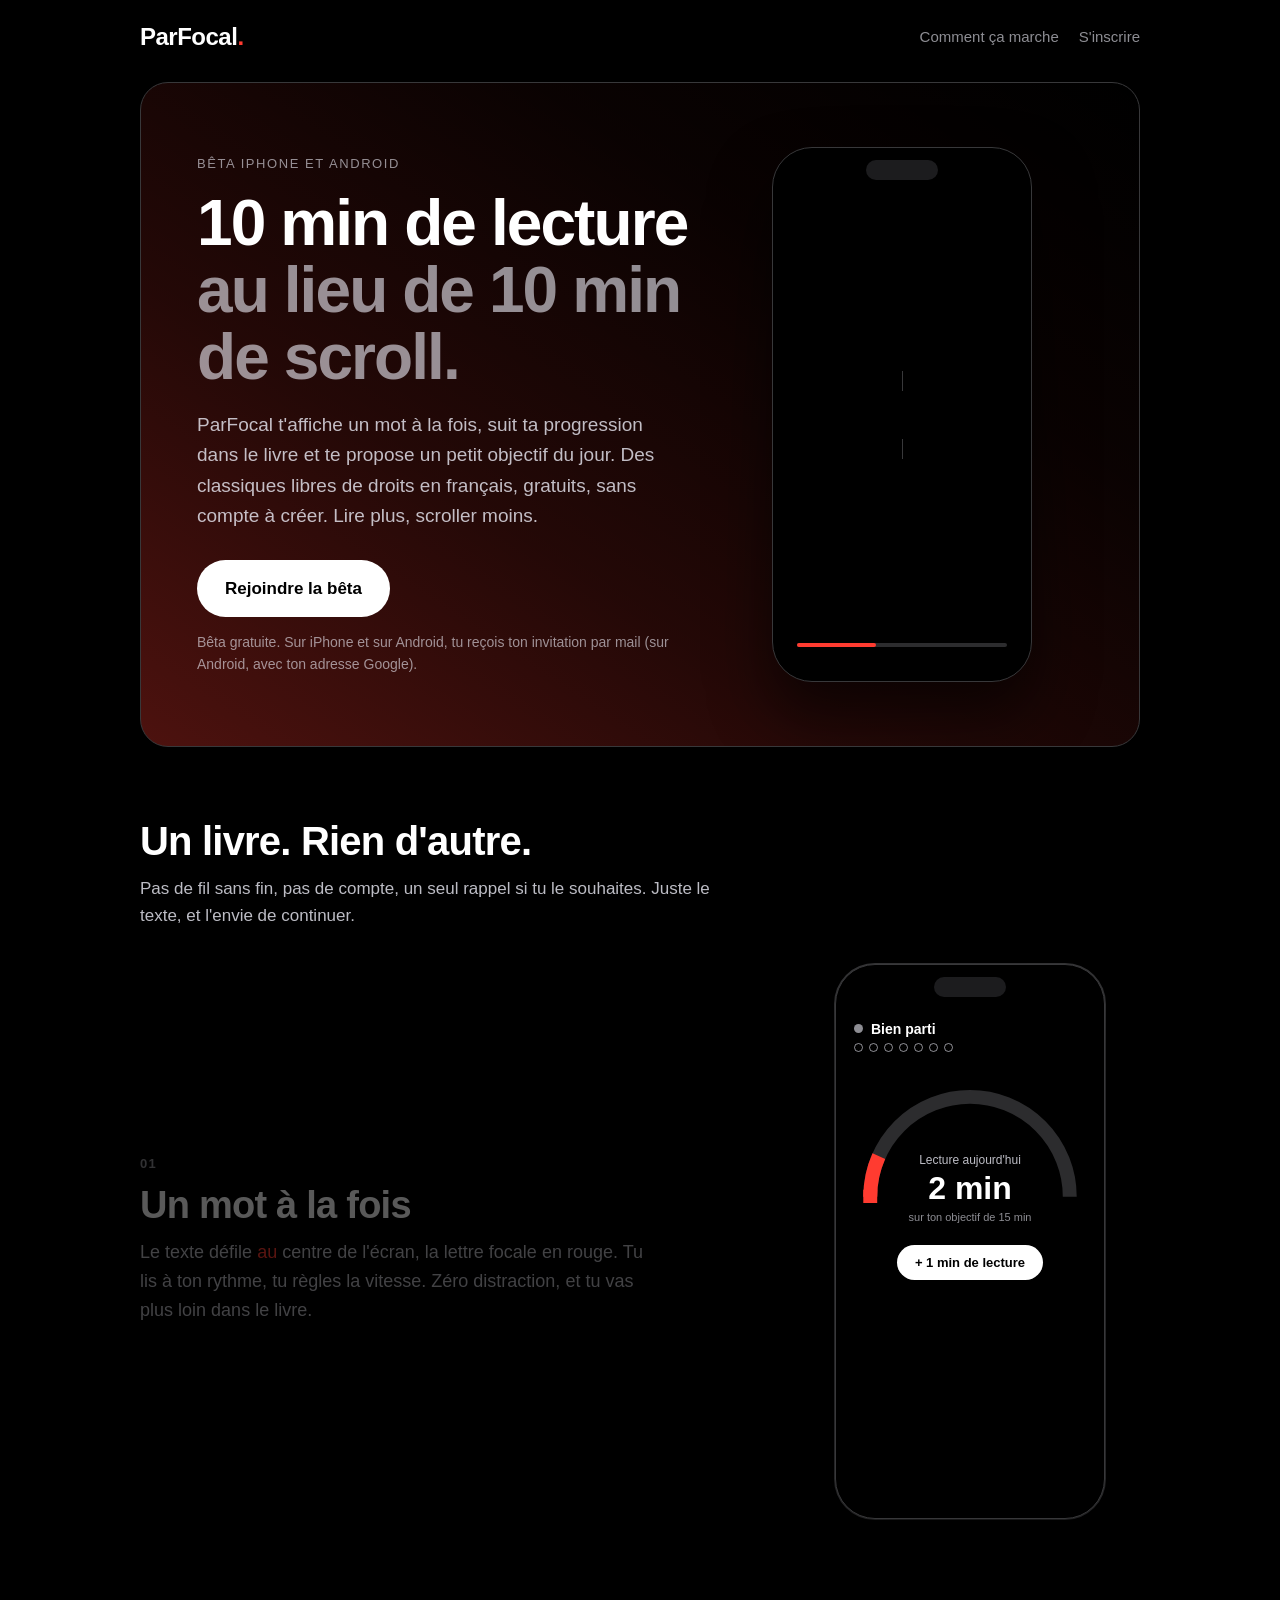
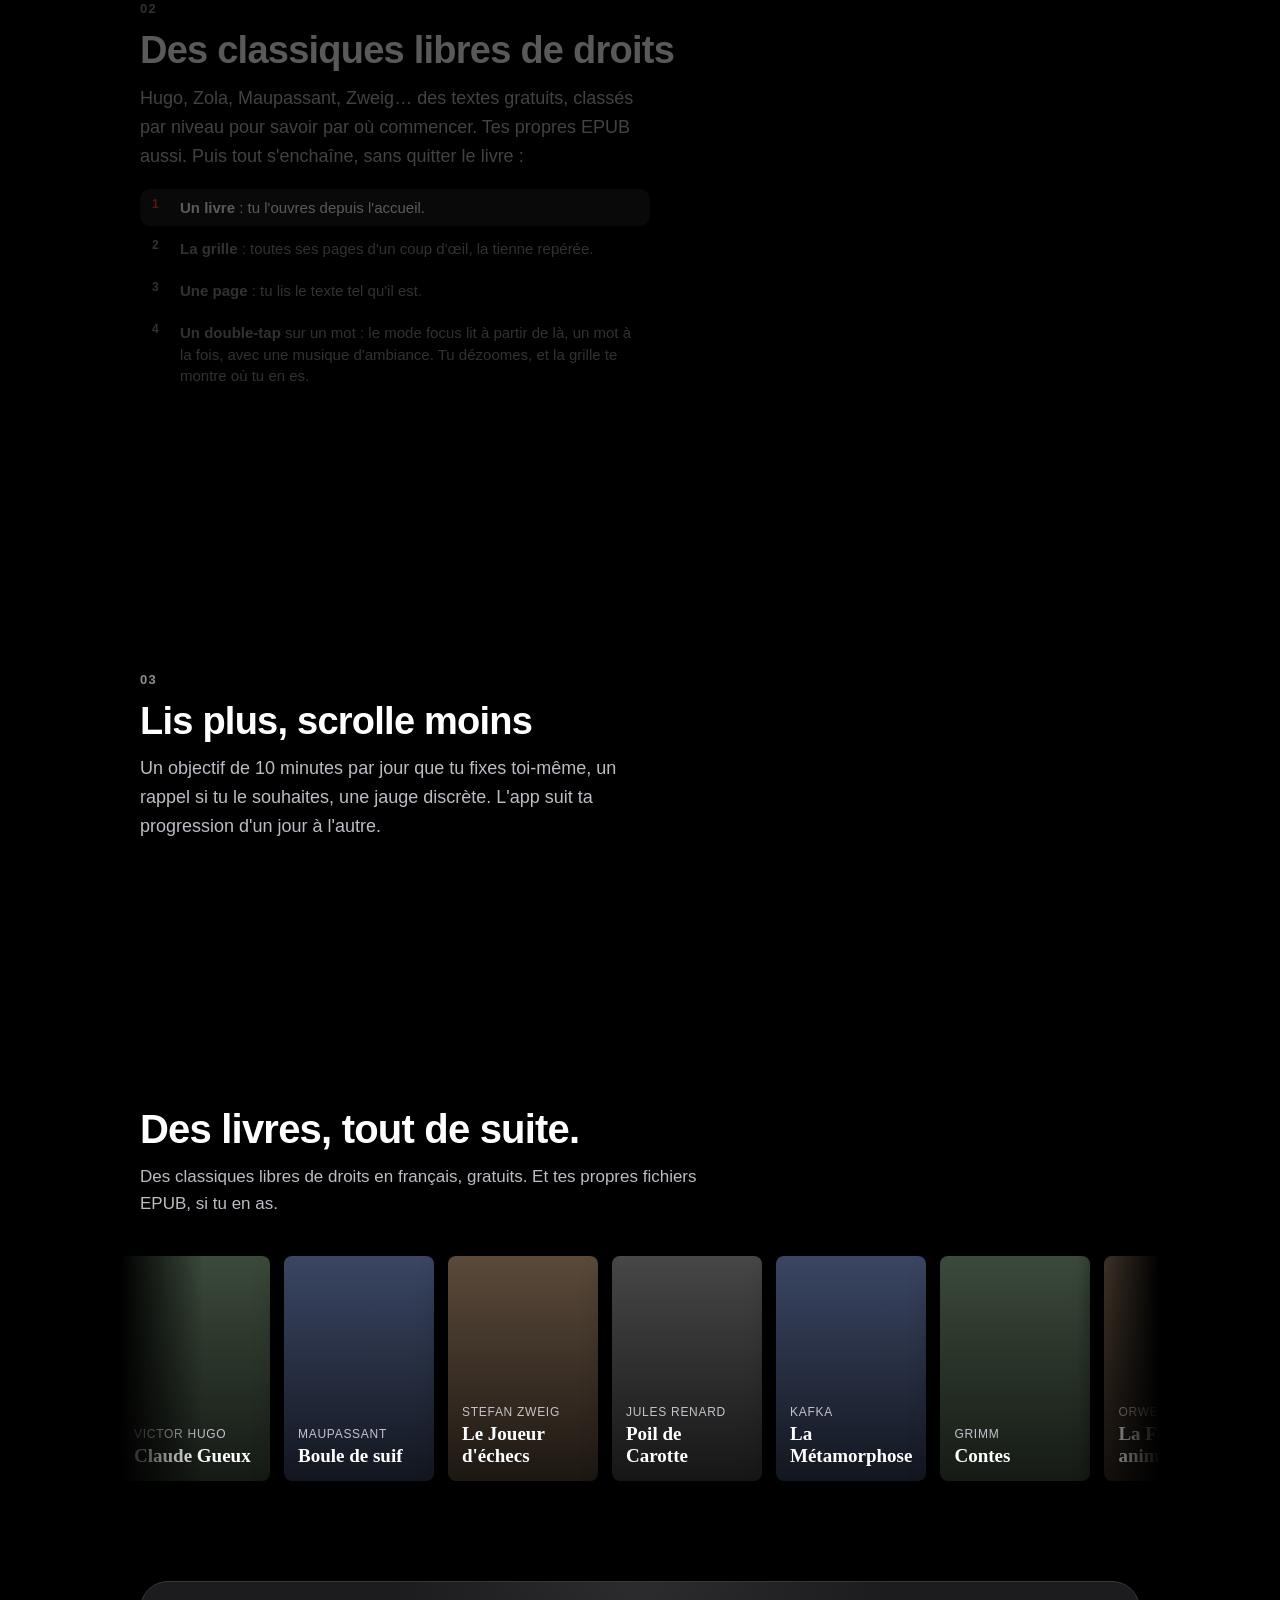
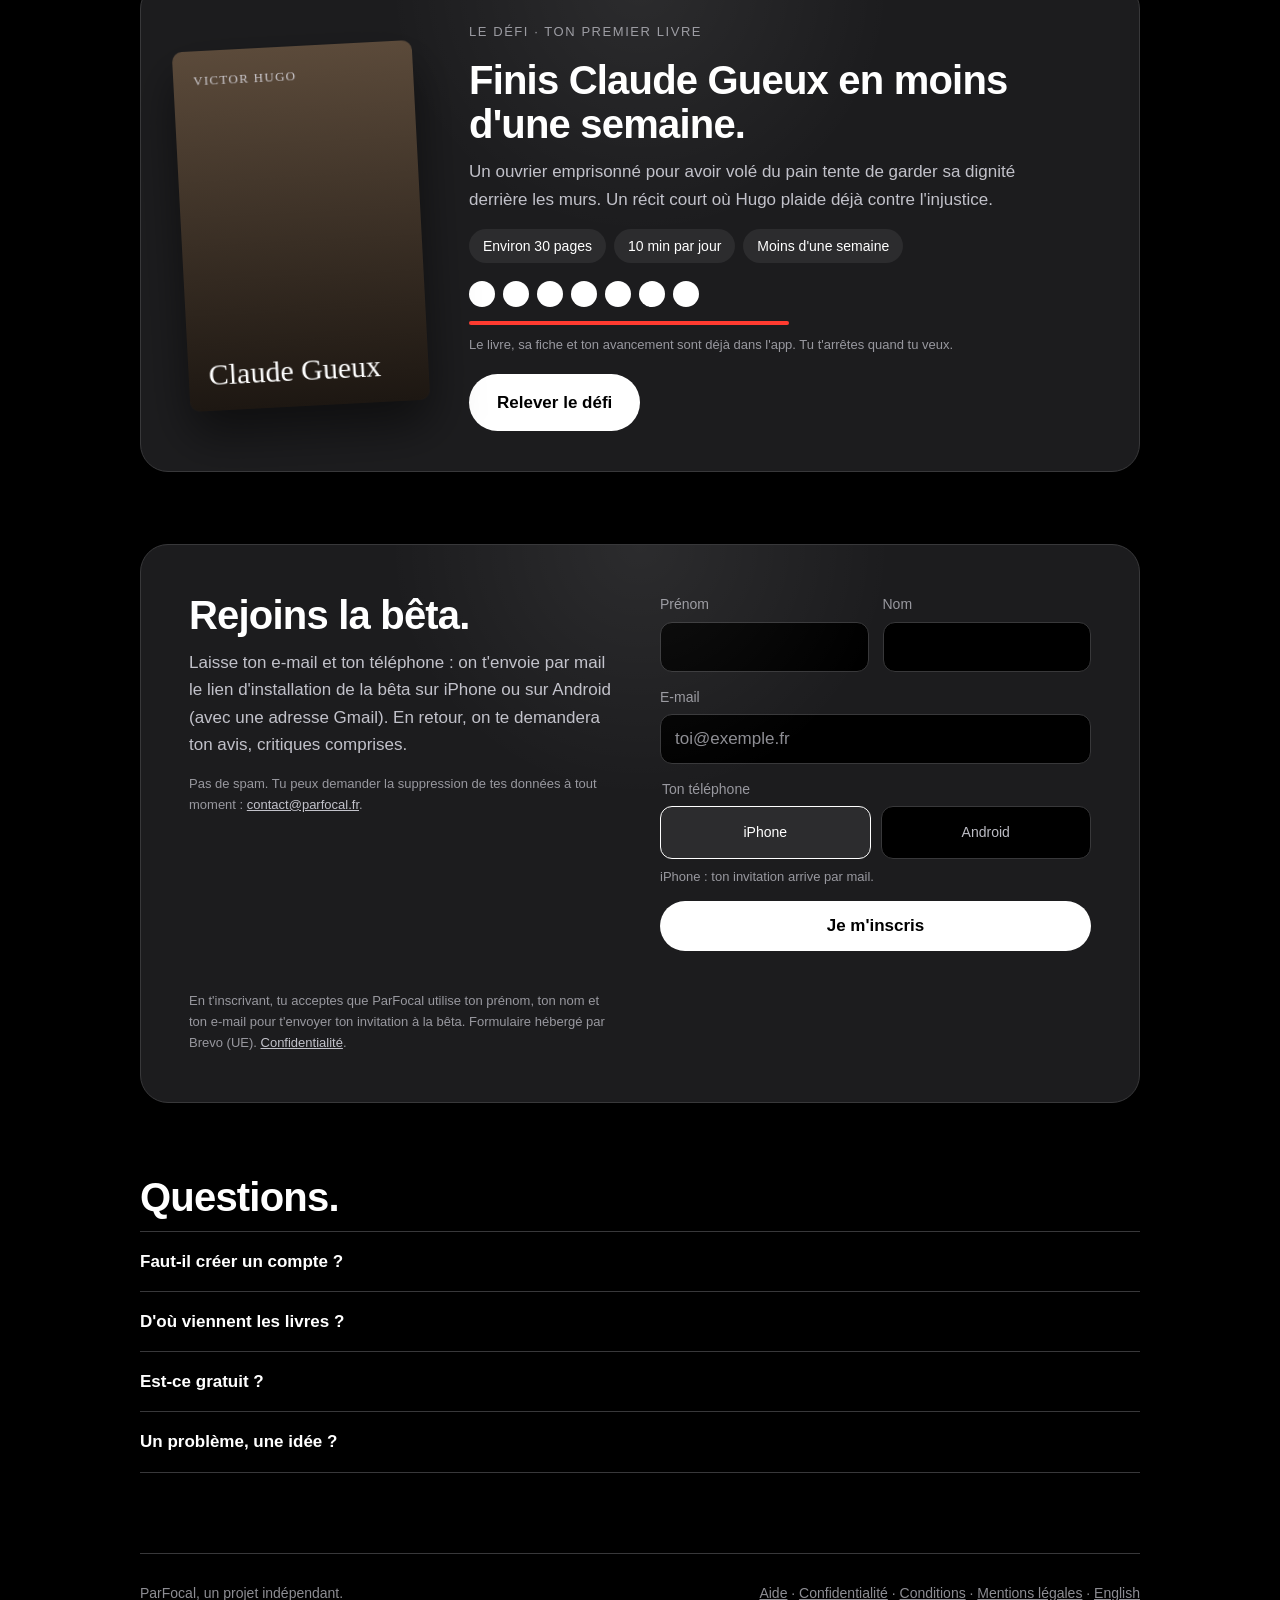
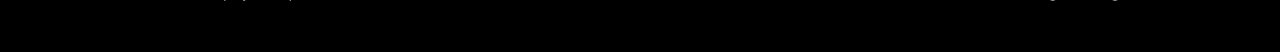
<file: index.html>
<!DOCTYPE html>
<html lang="fr">
<head>
<meta charset="utf-8">
<meta name="viewport" content="width=device-width, initial-scale=1">
<title>ParFocal — 10 min de lecture au lieu de 10 min de scroll</title>
<meta name="description" content="ParFocal, l'app de lecture qui te garde dans le livre : un mot à la fois, ta progression suivie, des classiques gratuits en français. Inscris-toi à la bêta.">
<link rel="canonical" href="https://parfocal.fr/">
<meta property="og:type" content="website">
<meta property="og:site_name" content="ParFocal">
<meta property="og:title" content="ParFocal — 10 min de lecture au lieu de 10 min de scroll">
<meta property="og:description" content="Un mot à la fois, ta progression suivie, des classiques gratuits en français. Inscris-toi à la bêta.">
<meta property="og:url" content="https://parfocal.fr/">
<meta property="og:locale" content="fr_FR">
<meta property="og:image" content="https://parfocal.fr/og-image.png">
<meta property="og:image:width" content="1200">
<meta property="og:image:height" content="630">
<meta property="og:image:alt" content="L'icône ParFocal : une loupe blanche autour d'un point rouge, sur un dégradé rouge et noir.">
<meta name="twitter:card" content="summary_large_image">
<meta name="theme-color" content="#000000">
<link rel="icon" href="favicon.png" sizes="any">
<link rel="apple-touch-icon" href="apple-touch-icon.png">
<link rel="stylesheet" href="_home.css">
</head>
<body>
<script>document.documentElement.className="js"</script>
<div class="prog" aria-hidden="true"><i></i></div>
<div class="wrap">

  <header class="top">
    <a class="brand" href="./" aria-label="ParFocal, accueil">ParFocal<span>.</span></a>
    <nav aria-label="Navigation">
      <a href="#comment">Comment ça marche</a>
      <a href="#inscription">S'inscrire</a>
    </nav>
  </header>

  <main>
    <div class="hero">
      <div>
        <p class="eyebrow">Bêta iPhone et Android</p>
        <h1 id="h1"><span class="w">10</span> <span class="w">min</span> <span class="w">de</span> <span class="w">lecture</span> <em><span class="w">au</span> <span class="w">lieu</span> <span class="w">de</span> <span class="w">10</span> <span class="w">min</span> <span class="w">de</span> <span class="w">scroll.</span></em></h1>
        <p class="sub">ParFocal t'affiche un mot à la fois, suit ta progression dans le livre et te propose un petit objectif du jour. Des classiques libres de droits en français, gratuits, sans compte à créer. Lire plus, scroller moins.</p>
        <a class="cta" href="#inscription">Rejoindre la bêta</a>
        <p class="hint">Bêta gratuite. Sur iPhone et sur Android, tu reçois ton invitation par mail (sur Android, avec ton adresse Google).</p>
      </div>
      <div class="phone" role="img" aria-label="Un téléphone qui affiche un seul mot au centre de l'écran, avec une lettre rouge au point de focalisation.">
        <i class="guide"></i><i class="guide b"></i>
        <div class="word" aria-hidden="true">
          <span>l<b>i</b>re</span><span>un m<b>o</b>t</span><span>à l<b>a</b> fois</span><span>f<b>o</b>cus</span>
        </div>
        <div class="bar" aria-hidden="true"><i></i></div>
      </div>
    </div>

    <section id="comment" class="story-sec">
      <div class="rv"><h2>Un livre. Rien d'autre.</h2>
      <p class="lead">Pas de fil sans fin, pas de compte, un seul rappel si tu le souhaites. Juste le texte, et l'envie de continuer.</p></div>
      <div class="story">
        <div class="steps">
          <div class="step" data-i="1"><span class="n">01</span><h3>Un mot à la fois</h3><p id="p1">Le texte défile au centre de l'écran, la lettre focale en rouge. Tu lis à ton rythme, tu règles la vitesse. Zéro distraction, et tu vas plus loin dans le livre.</p></div>
          <div class="step" data-i="2"><span class="n">02</span><h3>Des classiques libres de droits</h3><p>Hugo, Zola, Maupassant, Zweig… des textes gratuits, classés par niveau pour savoir par où commencer. Tes propres EPUB aussi. Puis tout s'enchaîne, sans quitter le livre :</p>
            <ol class="flow"><li><b>Un livre</b> : tu l'ouvres depuis l'accueil.</li><li><b>La grille</b> : toutes ses pages d'un coup d'œil, la tienne repérée.</li><li><b>Une page</b> : tu lis le texte tel qu'il est.</li><li><b>Un double-tap</b> sur un mot : le mode focus lit à partir de là, un mot à la fois, avec une musique d'ambiance. Tu dézoomes, et la grille te montre où tu en es.</li></ol></div>
          <div class="step" data-i="3"><span class="n">03</span><h3>Lis plus, scrolle moins</h3><p>Un objectif de 10 minutes par jour que tu fixes toi-même, un rappel si tu le souhaites, une jauge discrète. L'app suit ta progression d'un jour à l'autre.</p></div>
        </div>
        <div class="stage" data-step="1">
          <div class="phone ph2" role="img" aria-label="Aperçu de l'app ParFocal : lecture mot à mot, parcours d'un livre de l'accueil à la carte, objectif du jour.">
            <div class="screen s1" aria-hidden="true">
              <i class="guide"></i><i class="guide b"></i>
              <div class="rs"><span class="rl" id="rl"></span><b id="rc"></b><span class="rr" id="rr"></span></div>
              
              <div class="bar"><i id="rbar"></i></div>
            </div>
            <div class="screen s2" aria-hidden="true">
              <div class="fr f1 mk"><p class="mt">Accueil.</p>
                <div class="mcard"><div class="mcov"><span>Claude Gueux</span></div><div class="mi"><small>Ton premier livre</small><strong>Claude Gueux</strong><small>Victor Hugo · ≈ 50 min</small><div class="mb"><i></i></div><span class="mbtn">Reprendre</span></div></div>
                <p class="mh">Pour commencer</p><div class="mrow"><span class="mc t1"><em>Le Joueur d'échecs</em></span><span class="mc t2"><em>Lettre d'une inconnue</em></span><span class="mc t3"><em>24 heures</em></span></div></div>
              <div class="fr f2 mk pg"><div class="ph"><span class="bk2">‹</span><div><b>Claude Gueux</b><small>p. 1 / 28 · encore 52 min</small></div><span class="gr"></span></div>
                <p class="ey">CLAUDE GUEUX</p><p class="ti">Claude Gueux</p>
                <p class="tx">Il y a sept ou huit <b>ans,</b> un homme nommé Claude Gueux, pauvre ouvrier, vivait à Paris. Il avait avec lui une fille qui était sa maîtresse, et un enfant de cette fille. Je dis les choses comme elles sont, laissant le lecteur ramasser les moralités à mesure que les faits les sèment sur leur chemin. L’ouvrier était capable, habile, intelligent, fort maltraité par l’éducation, fort bien traité par la nature, ne sachant pas lire et sachant penser. Un hiver, l’ouvrage manqua. Pas de feu, ni de pain dans le galetas. L’homme, la fille et l’enfant eurent froid et faim. L’homme vola. Je ne sais ce qu’il vola, je ne sais où il vola. Ce que je sais,</p>
                <span class="rp">▶ Reprendre · p. 1</span></div>
              <div class="fr f3"><i class="guide"></i><i class="guide b"></i><div class="rs"><span class="rl">hom</span><b>m</b><span class="rr">e</span></div><div class="bar"><i style="width:3%"></i></div></div>
              <div class="fr f4 mk"><div class="ph"><span class="bk2">‹</span><div><b>Carte du livre</b><small>Claude Gueux</small></div><span class="gr"></span></div>
                <div class="sh"><div><strong>Claude Gueux</strong><small>28 pages · 42 min</small></div><span class="cd"></span></div>
                <div class="pgrid"><div class="pc"><p>Il y a sept ou huit ans, un homme nommé Claude Gueux, pauvre ouvrier, vivait à Paris. Il avait avec lui une fille qui était sa maîtresse, et un enfant de cette fille. Je dis les choses comme elles sont, laissant le lecteur ramasser</p><div><b>p. 1</b></div></div><div class="pc"><p>peu fréquent, quelque chose d’impérieux dans toute sa personne et qui se faisait obéir, l’air pensif, sérieux plutôt que souffrant. Il avait pourtant bien souffert. Dans le dépôt où Claude Gueux était enfermé, il y avait un directeur des ateliers, espèce de fonctionnaire propre</p><div><b>p. 2</b></div></div><div class="pc cur"><p>et à travers toute broussaille jusqu’au bout de la chose absurde. L’entêtement sans l’intelligence, c’est la sottise soudée au bout de la bêtise et lui servant de rallonge. Cela va loin. En général, quand une catastrophe privée ou publique s’est écroulée sur nous, si</p><div><b>p. 3</b><i class="bm"></i></div></div><div class="pc"><p>sorte de convention tacite, et sans que personne sût pourquoi, pas même lui, tous ces hommes le consultaient, l’écoutaient, l’admiraient et l’imitaient, ce qui est le dernier degré ascendant de l’admiration. Ce n’était pas une médiocre gloire d’être obéi par toutes ces natures désobéissantes.</p><div><b>p. 4</b></div></div><div class="pc"><p>dans son grenier, travaillait tout le jour, gagnait son pain de quatre livres et le mangeait. Claude Gueux, en prison, travaillait tout le jour et recevait invariablement pour sa peine une livre et demie de pain et quatre onces de viande. La ration est</p><div><b>p. 5</b></div></div><div class="pc"><p>d’innocence dans le regard de ce voleur. Une étroite amitié se noua entre ces deux hommes. Amitié de père à fils plutôt que de frère à frère. Albin était encore presque un enfant ; Claude était déjà presque un vieillard. Ils travaillaient dans le</p><div><b>p. 6</b></div></div></div></div>
              <span class="tap" id="tap"></span>
              <div class="cap"><button type="button" class="cn" id="pv" aria-label="Précédent">‹</button><span id="cap">Tu choisis un livre</span><button type="button" class="cn" id="nx" aria-label="Suivant">›</button></div><div class="dts" id="dts"><i></i><i></i><i></i><i></i></div>
            </div>
            <div class="screen s3" aria-hidden="true">
              <p class="gt"><span class="gd"></span>Commence aujourd'hui</p>
              <div class="wk2"><i></i><i></i><i></i><i></i><i></i><i></i><i></i></div>
              <svg class="arc" viewBox="0 0 200 110" aria-hidden="true"><path d="M14 104 A86 86 0 0 1 186 104" class="a0"/><path d="M14 104 A86 86 0 0 1 186 104" class="a1" id="a1" pathLength="100"/><rect x="8" y="98" width="12" height="12" class="cap0"/></svg>
              <p class="gl">Lecture aujourd'hui</p><p class="gm"><span id="gm">0</span> min</p><p class="gs">sur ton objectif de 15 min</p>
              <button type="button" class="plus" id="plus">+ 1 min de lecture</button>
            </div>
          </div>
        </div>
      </div>
    </section>

    <section class="shelf rv">
      <h2>Des livres, tout de suite.</h2>
      <p class="lead">Des classiques libres de droits en français, gratuits. Et tes propres fichiers EPUB, si tu en as.</p>
      <div class="marquee" aria-hidden="true"><div class="mq">
        <span class="bk t1"><em>Victor Hugo</em>Claude Gueux</span><span class="bk t2"><em>Maupassant</em>Boule de suif</span><span class="bk t3"><em>Stefan Zweig</em>Le Joueur d'échecs</span><span class="bk t4"><em>Jules Renard</em>Poil de Carotte</span><span class="bk t2"><em>Kafka</em>La Métamorphose</span><span class="bk t1"><em>Grimm</em>Contes</span><span class="bk t3"><em>Orwell</em>La Ferme des animaux</span><span class="bk t4"><em>Maupassant</em>Le Horla</span>
        <span class="bk t1"><em>Victor Hugo</em>Claude Gueux</span><span class="bk t2"><em>Maupassant</em>Boule de suif</span><span class="bk t3"><em>Stefan Zweig</em>Le Joueur d'échecs</span><span class="bk t4"><em>Jules Renard</em>Poil de Carotte</span><span class="bk t2"><em>Kafka</em>La Métamorphose</span><span class="bk t1"><em>Grimm</em>Contes</span><span class="bk t3"><em>Orwell</em>La Ferme des animaux</span><span class="bk t4"><em>Maupassant</em>Le Horla</span>
      </div></div>
    </section>

    <section id="defi">
      <div class="challenge rv">
        <div class="cover" role="img" aria-label="Couverture de Claude Gueux, de Victor Hugo">
          <span class="cover__a">Victor Hugo</span><span class="cover__t">Claude Gueux</span>
        </div>
        <div>
          <p class="eyebrow">Le défi · ton premier livre</p>
          <h2>Finis Claude Gueux en moins d'une semaine.</h2>
          <p class="lead" style="margin-bottom:16px">Un ouvrier emprisonné pour avoir volé du pain tente de garder sa dignité derrière les murs. Un récit court où Hugo plaide déjà contre l'injustice.</p>
          <ul class="facts"><li>Environ 30 pages</li><li>10 min par jour</li><li>Moins d'une semaine</li></ul>
          <div class="days" aria-hidden="true"><i></i><i></i><i></i><i></i><i></i><i></i><i></i></div><div class="track" aria-hidden="true"><i></i></div>
          <p class="fine" style="margin:10px 0 18px">Le livre, sa fiche et ton avancement sont déjà dans l'app. Tu t'arrêtes quand tu veux.</p>
          <a class="cta" href="#inscription">Relever le défi</a>
        </div>
      </div>
    </section>

    <section id="inscription" class="rv">
      <div class="signup">
        <div>
          <h2>Rejoins la bêta.</h2>
          <p class="lead" style="margin-bottom:16px">Laisse ton e-mail et ton téléphone : on t'envoie par mail le lien d'installation de la bêta sur iPhone ou sur Android (avec une adresse Gmail). En retour, on te demandera ton avis, critiques comprises.</p>
          <p class="fine">Pas de spam. Tu peux demander la suppression de tes données à tout moment : <a href="mailto:contact@parfocal.fr">contact@parfocal.fr</a>.</p>
        </div>

        <!-- Formulaire hébergé par Brevo (sous-traitant, UE) : stocke prénom, nom, e-mail, plateforme dans la liste « Bêta ParFocal ». Nommé dans confidentialite.html §6 bis. -->
        <div class="fwrap">
        <form id="formulaire" class="nf" action="https://6039ff1e.sibforms.com/v2/serve/[base64]?isAjax=1" method="post" novalidate>
          <div class="two">
            <div><label for="prenom">Prénom</label><input id="prenom" name="PRENOM" type="text" autocomplete="given-name" required></div>
            <div><label for="nom">Nom</label><input id="nom" name="NOM" type="text" autocomplete="family-name" required></div>
          </div>
          <div><label for="mail">E-mail</label><input id="mail" name="EMAIL" type="email" autocomplete="email" inputmode="email" placeholder="toi@exemple.fr" required></div>
          <fieldset>
            <legend>Ton téléphone</legend>
            <div class="seg">
              <label><input type="radio" name="PLATEFORME" value="1" required checked><span>iPhone</span></label>
              <label><input type="radio" name="PLATEFORME" value="2"><span>Android</span></label>
            </div>
            <p class="fine" id="hint-pf" style="margin-top:8px">iPhone : ton invitation arrive par mail.</p>
          </fieldset>
          <input type="hidden" name="locale" value="fr">
          <button class="cta" type="submit">Je m'inscris</button>
          <p class="err" id="err" role="alert" hidden></p>
        </form>
        <div class="ok" id="ok" role="status" tabindex="-1" hidden>
          <span class="ok__tick" aria-hidden="true"></span>
          <h3>C'est noté.</h3>
          <p id="ok-t">Regarde ta boîte mail : ton invitation arrive.</p>
        </div>
        </div>
        <p class="fine">En t'inscrivant, tu acceptes que ParFocal utilise ton prénom, ton nom et ton e-mail pour t'envoyer ton invitation à la bêta. Formulaire hébergé par Brevo (UE). <a href="confidentialite.html">Confidentialité</a>.</p>
      </div>
    </section>

    <section id="aide" class="rv">
      <h2>Questions.</h2>
      <details><summary>Faut-il créer un compte ?</summary><p>Non. ParFocal n'a ni compte ni serveur : ta progression reste sur ton téléphone.</p></details>
      <details><summary>D'où viennent les livres ?</summary><p>De catalogues de livres libres de droits, comme Project Gutenberg. Tu peux aussi ouvrir tes propres fichiers EPUB.</p></details>
      <details><summary>Est-ce gratuit ?</summary><p>Oui, la bêta est gratuite.</p></details>
      <details><summary>Un problème, une idée ?</summary><p>Écris à <a href="mailto:contact@parfocal.fr">contact@parfocal.fr</a> : chaque message est lu par le développeur, en général sous quelques jours. Aide et FAQ : <a href="aide.html">en français</a> · <a href="support.html">in English</a>.</p></details>
    </section>
  </main>

  <footer>
    <span>ParFocal, un projet indépendant.</span>
    <span><a href="aide.html">Aide</a> · <a href="confidentialite.html">Confidentialité</a> · <a href="conditions.html">Conditions</a> · <a href="mentions-legales.html">Mentions légales</a> · <a href="support.html" hreflang="en">English</a></span>
  </footer>
</div>
<script>
(function(){var rm=matchMedia("(prefers-reduced-motion:reduce)").matches;
var m=document.getElementById("map");if(m){for(var i=0;i<28;i++){var e=document.createElement("i");if(i<9)e.className="r";if(i==9)e.className="c";m.appendChild(e)}}
var io=new IntersectionObserver(function(es){es.forEach(function(x){if(x.isIntersecting){x.target.classList.add("in");io.unobserve(x.target)}})},{threshold:.15});
document.querySelectorAll(".rv").forEach(function(e){io.observe(e)});
var st=document.querySelector(".stage"),so=new IntersectionObserver(function(es){es.forEach(function(x){if(x.isIntersecting){st.dataset.step=x.target.dataset.i;document.querySelectorAll(".step").forEach(function(o){o.classList.toggle("on",o===x.target)})}})},{rootMargin:"-40% 0px -40% 0px"});
document.querySelectorAll(".step").forEach(function(e){so.observe(e)});var f=document.querySelector(".step");if(f)f.classList.add("on");
var pr=document.querySelector(".prog i");function sc(){var h=document.documentElement;pr.style.transform="scaleX("+(h.scrollTop/(h.scrollHeight-h.clientHeight||1))+")";document.body.classList.toggle("sc",h.scrollTop>20)}
addEventListener("scroll",sc,{passive:true});sc();
if(!rm){var hero=document.querySelector(".hero"),ph=hero.querySelector(".phone");addEventListener("scroll",function(){var y=Math.min(scrollY,600);ph.style.transform="translateY("+(y*.08)+"px)"},{passive:true})}

var f=document.getElementById("formulaire");if(f){var pf=document.getElementById("hint-pf");
f.addEventListener("change",function(e){if(e.target.name==="PLATEFORME")pf.textContent=e.target.value==="2"?"Android : on t'envoie ton invitation à ton adresse Google.":"iPhone : ton invitation arrive par mail."});
f.addEventListener("submit",function(e){e.preventDefault();var er=document.getElementById("err"),b=f.querySelector("button");er.hidden=true;
if(!f.checkValidity()||!/^\S+@\S+\.\S+$/.test(f.EMAIL.value)){er.textContent="Vérifie ton prénom, ton nom et ton e-mail.";er.hidden=false;return}
if(!f.getAttribute("action")){er.textContent="Inscription indisponible pour l'instant : écris à contact@parfocal.fr.";er.hidden=false;return}
b.disabled=true;b.textContent="Envoi…";
fetch(f.action,{method:"POST",body:new FormData(f),mode:"no-cors"}).then(function(){
document.getElementById("ok-t").textContent=f.PLATEFORME.value==="2"?"Regarde ta boîte mail : ton invitation arrive.":"Regarde ta boîte mail : ton invitation arrive.";
f.hidden=true;var o=document.getElementById("ok");o.hidden=false;o.classList.add("in");o.focus()}).catch(function(){b.disabled=false;b.textContent="Je m'inscris";er.textContent="L'envoi a échoué. Réessaie, ou écris à contact@parfocal.fr.";er.hidden=false})})}

/* écran 1 : lecture mot à mot, vitesses réelles de l'app (Tortue 160, Lièvre 380) */
var p1=document.getElementById("p1");if(p1){var tx=p1.textContent.trim().split(/\s+/),h="";tx.forEach(function(w,i){h+='<span class="pw" data-i="'+i+'">'+w+'</span> '});p1.innerHTML=h;
var pws=p1.querySelectorAll(".pw"),rl=document.getElementById("rl"),rc=document.getElementById("rc"),rr=document.getElementById("rr"),rb=document.getElementById("rbar"),pill=document.getElementById("pill"),wpm=160,ix=0,tm=null,stg=document.querySelector(".stage");
function show(){var w=tx[ix],c=Math.max(0,Math.min(w.length-1,Math.floor((w.length-1)/3)));rl.textContent=w.slice(0,c);rc.textContent=w[c];rr.textContent=w.slice(c+1);rb.style.width=((ix+1)/tx.length*100)+"%";pws.forEach(function(e,k){e.classList.toggle("cur",k===ix)})}
function tick(){if(stg.dataset.step!=="1"){tm=setTimeout(tick,300);return}var w=tx[ix],d=60000/wpm*(/[.,;:!?]$/.test(w)?1.6:1);show();ix=(ix+1)%tx.length;tm=setTimeout(tick,d)}
show();if(!rm)tick();
document.querySelectorAll(".spd button").forEach(function(b){b.addEventListener("click",function(){wpm=+b.dataset.w;document.querySelectorAll(".spd button").forEach(function(o){o.classList.toggle("on",o===b)});pill.textContent=b.textContent+" · "+wpm+" mots / min"})})}
/* écran 2 : de l'accueil à la carte */
var fr=document.querySelectorAll(".s2 .fr"),cp=document.getElementById("cap"),tp=document.getElementById("tap"),fi=0,L=["Tu ouvres un livre","La grille du livre","Tu ouvres une page","Double-tap : le focus"],P=[[50,32],[88,12],[50,60],[0,0]],OD=[0,3,1,2];
var dts=document.querySelectorAll("#dts i"),hold=0;function fs(){dts.forEach(function(e,k){e.classList.toggle("on",k===fi)});fr.forEach(function(e,k){e.classList.toggle("on",k===OD[fi])});document.querySelectorAll(".flow li").forEach(function(e,k){e.classList.toggle("on",k===fi)});cp.textContent=L[fi];var q=P[fi];tp.style.left=q[0]+"%";tp.style.top=q[1]+"%";tp.classList.remove("go");void tp.offsetWidth;if(q[0])tp.classList.add("go")}
fs();function go(n){fi=(n+4)%4;hold=Date.now()+12000;fs()}document.getElementById("pv").addEventListener("click",function(){go(fi-1)});document.getElementById("nx").addEventListener("click",function(){go(fi+1)});dts.forEach(function(e,k){e.addEventListener("click",function(){go(k)})});if(!rm)setInterval(function(){if(document.querySelector(".stage").dataset.step==="2"&&Date.now()>hold){fi=(fi+1)%4;fs()}},2600);
/* écran 3 : jauge du jour, vraie jauge de l'app */
var g=0,A=document.getElementById("a1"),GM=document.getElementById("gm"),wd=document.querySelectorAll(".wk2 i"),gt=document.querySelector(".gt"),gtx=gt.lastChild;
function gs(){A.style.strokeDasharray=(g/15*100)+" 100";GM.textContent=g;gtx.textContent=g>=15?"Objectif atteint":(g>0?"Bien parti":"Commence aujourd'hui");if(g>=15)wd[0].classList.add("on")}
gs();document.getElementById("plus").addEventListener("click",function(){g=g>=15?0:g+1;if(g===0)wd[0].classList.remove("on");gs()});
var auto=false;new IntersectionObserver(function(es){es.forEach(function(x){if(x.isIntersecting&&!auto&&document.querySelector(".stage").dataset.step==="3"){auto=true;var n=0,iv=setInterval(function(){if(++n>6||g>=6){clearInterval(iv);return}g++;gs()},420)}})},{threshold:.2}).observe(document.querySelector(".s3"));
document.querySelector(".stage").addEventListener("transitionend",function(){});
setInterval(function(){if(!auto&&document.querySelector(".stage").dataset.step==="3"){auto=true;var n=0,iv=setInterval(function(){if(++n>6){clearInterval(iv);return}g++;gs()},420)}},500);
/* hero : mots qui arrivent, projecteur sous la souris */
document.querySelectorAll("#h1 .w").forEach(function(e,i){e.style.animationDelay=(.08*i)+"s"});
document.querySelectorAll(".challenge,.signup,.hero").forEach(function(e){e.addEventListener("pointermove",function(ev){var r=e.getBoundingClientRect();e.style.setProperty("--mx",(ev.clientX-r.left)+"px");e.style.setProperty("--my",(ev.clientY-r.top)+"px")})});
})();
</script>
</body>
</html>
</file>
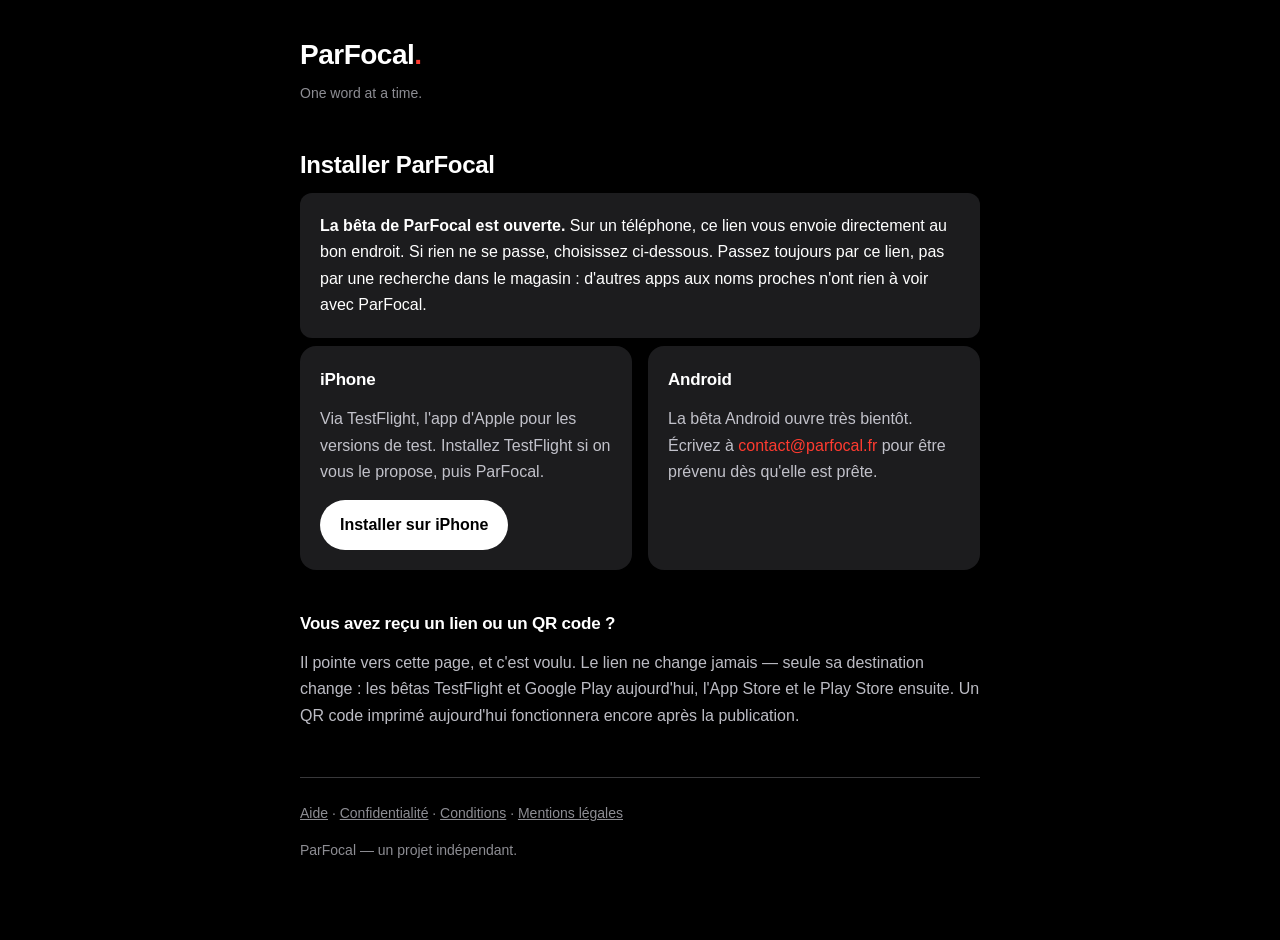
<file: app/index.html>
<!DOCTYPE html>
<html lang="fr">
<head>
<meta charset="utf-8">
<meta name="viewport" content="width=device-width, initial-scale=1">
<title>ParFocal — Installer</title>
<meta name="description" content="Installer la bêta de ParFocal sur iPhone (TestFlight) ou Android (Google Play). Une application de lecture, un mot à la fois.">
<link rel="canonical" href="https://parfocal.fr/app/">
<meta property="og:type" content="website">
<meta property="og:site_name" content="ParFocal">
<meta property="og:title" content="ParFocal — Installer">
<meta property="og:description" content="Installer la bêta de ParFocal sur iPhone (TestFlight) ou Android (Google Play). Une application de lecture, un mot à la fois.">
<meta property="og:url" content="https://parfocal.fr/app/">
<meta property="og:locale" content="fr_FR">
<meta property="og:image" content="https://parfocal.fr/og-image.png">
<meta property="og:image:width" content="1200">
<meta property="og:image:height" content="630">
<meta property="og:image:alt" content="The ParFocal icon: a white lens around a red dot, on a red-to-black gradient.">
<meta name="twitter:card" content="summary_large_image">
<link rel="icon" href="../favicon.png" sizes="any">
<link rel="apple-touch-icon" href="../apple-touch-icon.png">
<link rel="stylesheet" href="../_style.css">
<script>
  // ─────────────────────────────────────────────────────────────────────────
  // The two lines to change. Everything else on this page follows from them.
  //
  //   IOS_DESTINATION
  //     "https://testflight.apple.com/join/XXXX"   → iPhone beta
  //     "https://apps.apple.com/app/idXXXXXXXXX"   → iPhone public launch
  //   ANDROID_DESTINATION
  //     ""                                          → Android « bientôt » card
  //     "https://play.google.com/apps/testing/com.pavass.parfocal" → Android beta (opt-in)
  //     "https://play.google.com/store/apps/details?id=com.pavass.parfocal" → Android launch
  //
  // parfocal.fr/app is the only address ever printed, shared or encoded in a
  // QR code. A phone is sent to its own store; a computer sees both choices.
  // An already-printed QR keeps working on both platforms.
  // ─────────────────────────────────────────────────────────────────────────
  var IOS_DESTINATION = "https://testflight.apple.com/join/dW6gZmTW";
  var ANDROID_DESTINATION = "";

  var ua = navigator.userAgent || "";
  var isAndroid = /android/i.test(ua);
  var isIOS = /iphone|ipad|ipod/i.test(ua) ||
    (/macintosh/i.test(ua) && navigator.maxTouchPoints > 1); // iPadOS reports as a Mac
  if (isIOS && IOS_DESTINATION) { window.location.replace(IOS_DESTINATION); }
  if (isAndroid && ANDROID_DESTINATION) { window.location.replace(ANDROID_DESTINATION); }
  document.documentElement.className = isAndroid ? "is-android" : (isIOS ? "is-ios" : "");
</script>
<style>
  .choice { display: grid; grid-template-columns: 1fr 1fr; gap: 16px; margin: 0 0 24px; }
  .choice > div { background: var(--surface); border-radius: 16px; padding: 20px; }
  .choice h2 { margin-top: 0; }
  .android-ready { display: none; }
  @media (max-width: 520px) { .choice { grid-template-columns: 1fr; } }
</style>
</head>
<body>
<main>
  <p class="brand">ParFocal<span>.</span></p>
  <p class="tagline">One word at a time.</p>

  <h1>Installer ParFocal</h1>

  <div class="lede">
    <p><strong>La bêta de ParFocal est ouverte.</strong> Sur un téléphone, ce
    lien vous envoie directement au bon endroit. Si rien ne se passe, choisissez
    ci-dessous. Passez toujours par ce lien, pas par une recherche dans le
    magasin : d'autres apps aux noms proches n'ont rien à voir avec ParFocal.</p>
  </div>

  <div class="choice">
    <div>
      <h2>iPhone</h2>
      <p>Via TestFlight, l'app d'Apple pour les versions de test. Installez
      TestFlight si on vous le propose, puis ParFocal.</p>
      <a class="btn" id="ios-link" href="https://testflight.apple.com/join/dW6gZmTW">Installer sur iPhone</a>
    </div>
    <div>
      <h2>Android</h2>
      <p class="android-ready">Via Google Play. Acceptez de devenir testeur,
      puis installez ParFocal depuis Google Play.</p>
      <a class="btn android-ready" id="android-link" href="#">Installer sur Android</a>
      <p class="android-soon">La bêta Android ouvre très bientôt. Écrivez à
      <a href="mailto:contact@parfocal.fr?subject=B%C3%AAta%20Android">contact@parfocal.fr</a>
      pour être prévenu dès qu'elle est prête.</p>
    </div>
  </div>
  <script>
    document.getElementById("ios-link").href = IOS_DESTINATION;
    if (ANDROID_DESTINATION) {
      document.getElementById("android-link").href = ANDROID_DESTINATION;
      var r = document.querySelectorAll(".android-ready");
      for (var i = 0; i < r.length; i++) { r[i].style.display = "block"; }
      document.querySelector(".android-soon").style.display = "none";
    }
  </script>

  <h2>Vous avez reçu un lien ou un QR code ?</h2>
  <p>Il pointe vers cette page, et c'est voulu. Le lien ne change jamais —
  seule sa destination change : les bêtas TestFlight et Google Play aujourd'hui,
  l'App Store et le Play Store ensuite. Un QR code imprimé aujourd'hui fonctionnera encore après la
  publication.</p>

  <hr>
  <footer>
    <p><a href="../aide.html">Aide</a> ·
    <a href="../confidentialite.html">Confidentialité</a> ·
    <a href="../conditions.html">Conditions</a> ·
    <a href="../mentions-legales.html">Mentions légales</a></p>
    <p>ParFocal — un projet indépendant.</p>
  </footer>
</main>
</body>
</html>
</file>
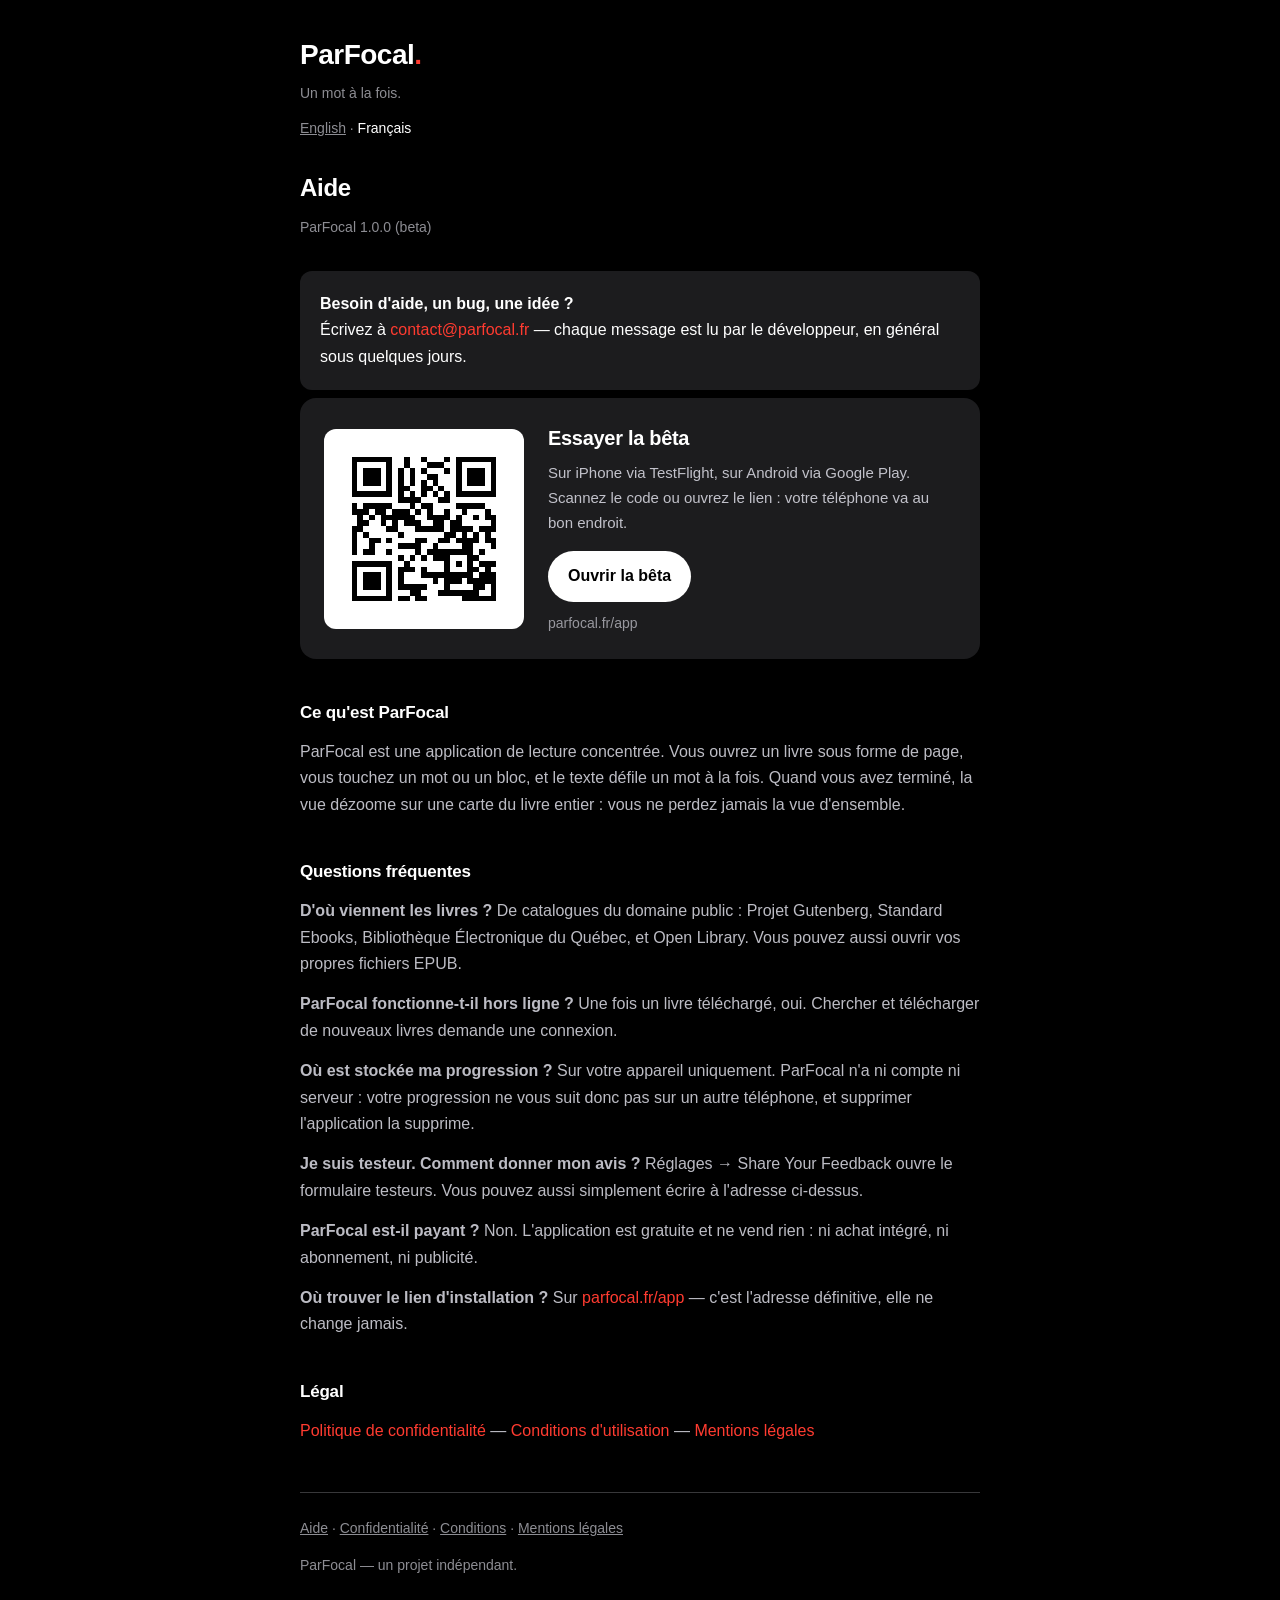
<file: aide.html>
<!DOCTYPE html>
<html lang="fr">
<head>
<meta charset="utf-8">
<meta name="viewport" content="width=device-width, initial-scale=1">
<title>ParFocal — Aide</title>
<meta name="description" content="Aide et questions fréquentes sur ParFocal, l'application de lecture concentrée. Contact : contact@parfocal.fr.">
<link rel="canonical" href="https://parfocal.fr/aide.html">
<link rel="alternate" hreflang="en" href="https://parfocal.fr/">
<link rel="alternate" hreflang="fr" href="https://parfocal.fr/aide.html">
<meta property="og:type" content="website">
<meta property="og:site_name" content="ParFocal">
<meta property="og:title" content="ParFocal — Aide">
<meta property="og:description" content="Aide et questions fréquentes sur ParFocal, l'application de lecture concentrée. Contact : contact@parfocal.fr.">
<meta property="og:url" content="https://parfocal.fr/aide.html">
<meta property="og:locale" content="fr_FR">
<meta property="og:image" content="https://parfocal.fr/og-image.png">
<meta property="og:image:width" content="1200">
<meta property="og:image:height" content="630">
<meta property="og:image:alt" content="The ParFocal icon: a white lens around a red dot, on a red-to-black gradient.">
<meta name="twitter:card" content="summary_large_image">
<link rel="icon" href="favicon.png" sizes="any">
<link rel="apple-touch-icon" href="apple-touch-icon.png">
<link rel="stylesheet" href="_style.css">
</head>
<body>
<main>
  <p class="brand">ParFocal<span>.</span></p>
  <p class="tagline">Un mot à la fois.</p>

  <nav class="lang" aria-label="Langue">
    <a href="index.html" hreflang="en">English</a> ·
    <span aria-current="true">Français</span>
  </nav>

  <h1>Aide</h1>
  <p class="updated">ParFocal 1.0.0 (beta)</p>

  <div class="lede">
    <p><strong>Besoin d'aide, un bug, une idée ?</strong><br>
    Écrivez à <a href="mailto:contact@parfocal.fr">contact@parfocal.fr</a> —
    chaque message est lu par le développeur, en général sous quelques jours.</p>
  </div>

  <div class="beta">
    <a class="beta__qr" href="app/"><img src="qr-parfocal.svg" width="168" height="168"
       alt="QR code vers parfocal.fr/app, le lien d'installation de la bêta ParFocal"></a>
    <div>
      <p class="beta__title">Essayer la bêta</p>
      <p class="beta__text">Sur iPhone via TestFlight, sur Android via Google Play. Scannez le code ou ouvrez le lien : votre téléphone va au bon endroit.</p>
      <a class="btn" href="https://parfocal.fr/app">Ouvrir la bêta</a>
      <span class="beta__url">parfocal.fr/app</span>
    </div>
  </div>

  <h2>Ce qu'est ParFocal</h2>
  <p>ParFocal est une application de lecture concentrée. Vous ouvrez un livre
  sous forme de page, vous touchez un mot ou un bloc, et le texte défile un mot à
  la fois. Quand vous avez terminé, la vue
  dézoome sur une carte du livre entier : vous ne perdez jamais la vue
  d'ensemble.</p>

  <h2>Questions fréquentes</h2>
  <p><strong>D'où viennent les livres ?</strong> De catalogues du domaine
  public : Projet Gutenberg, Standard Ebooks, Bibliothèque Électronique du
  Québec, et Open Library. Vous pouvez aussi ouvrir vos propres fichiers
  EPUB.</p>
  <p><strong>ParFocal fonctionne-t-il hors ligne ?</strong> Une fois un livre
  téléchargé, oui. Chercher et télécharger de nouveaux livres demande une
  connexion.</p>
  <p><strong>Où est stockée ma progression ?</strong> Sur votre appareil
  uniquement. ParFocal n'a ni compte ni serveur : votre progression ne vous suit
  donc pas sur un autre téléphone, et supprimer l'application la supprime.</p>
  <p><strong>Je suis testeur. Comment donner mon avis ?</strong> Réglages →
  Share Your Feedback ouvre le formulaire testeurs. Vous pouvez aussi
  simplement écrire à l'adresse ci-dessus.</p>
  <p><strong>ParFocal est-il payant ?</strong> Non. L'application est gratuite et
  ne vend rien : ni achat intégré, ni abonnement, ni publicité.</p>
  <p><strong>Où trouver le lien d'installation ?</strong> Sur
  <a href="app/">parfocal.fr/app</a> — c'est l'adresse définitive, elle ne
  change jamais.</p>

  <h2>Légal</h2>
  <p><a href="confidentialite.html">Politique de confidentialité</a> —
  <a href="conditions.html">Conditions d'utilisation</a> —
  <a href="mentions-legales.html">Mentions légales</a></p>

  <hr>
  <footer>
    <p><a href="aide.html">Aide</a> ·
    <a href="confidentialite.html">Confidentialité</a> ·
    <a href="conditions.html">Conditions</a> ·
    <a href="mentions-legales.html">Mentions légales</a></p>
    <p>ParFocal — un projet indépendant.</p>
  </footer>
</main>
</body>
</html>
</file>
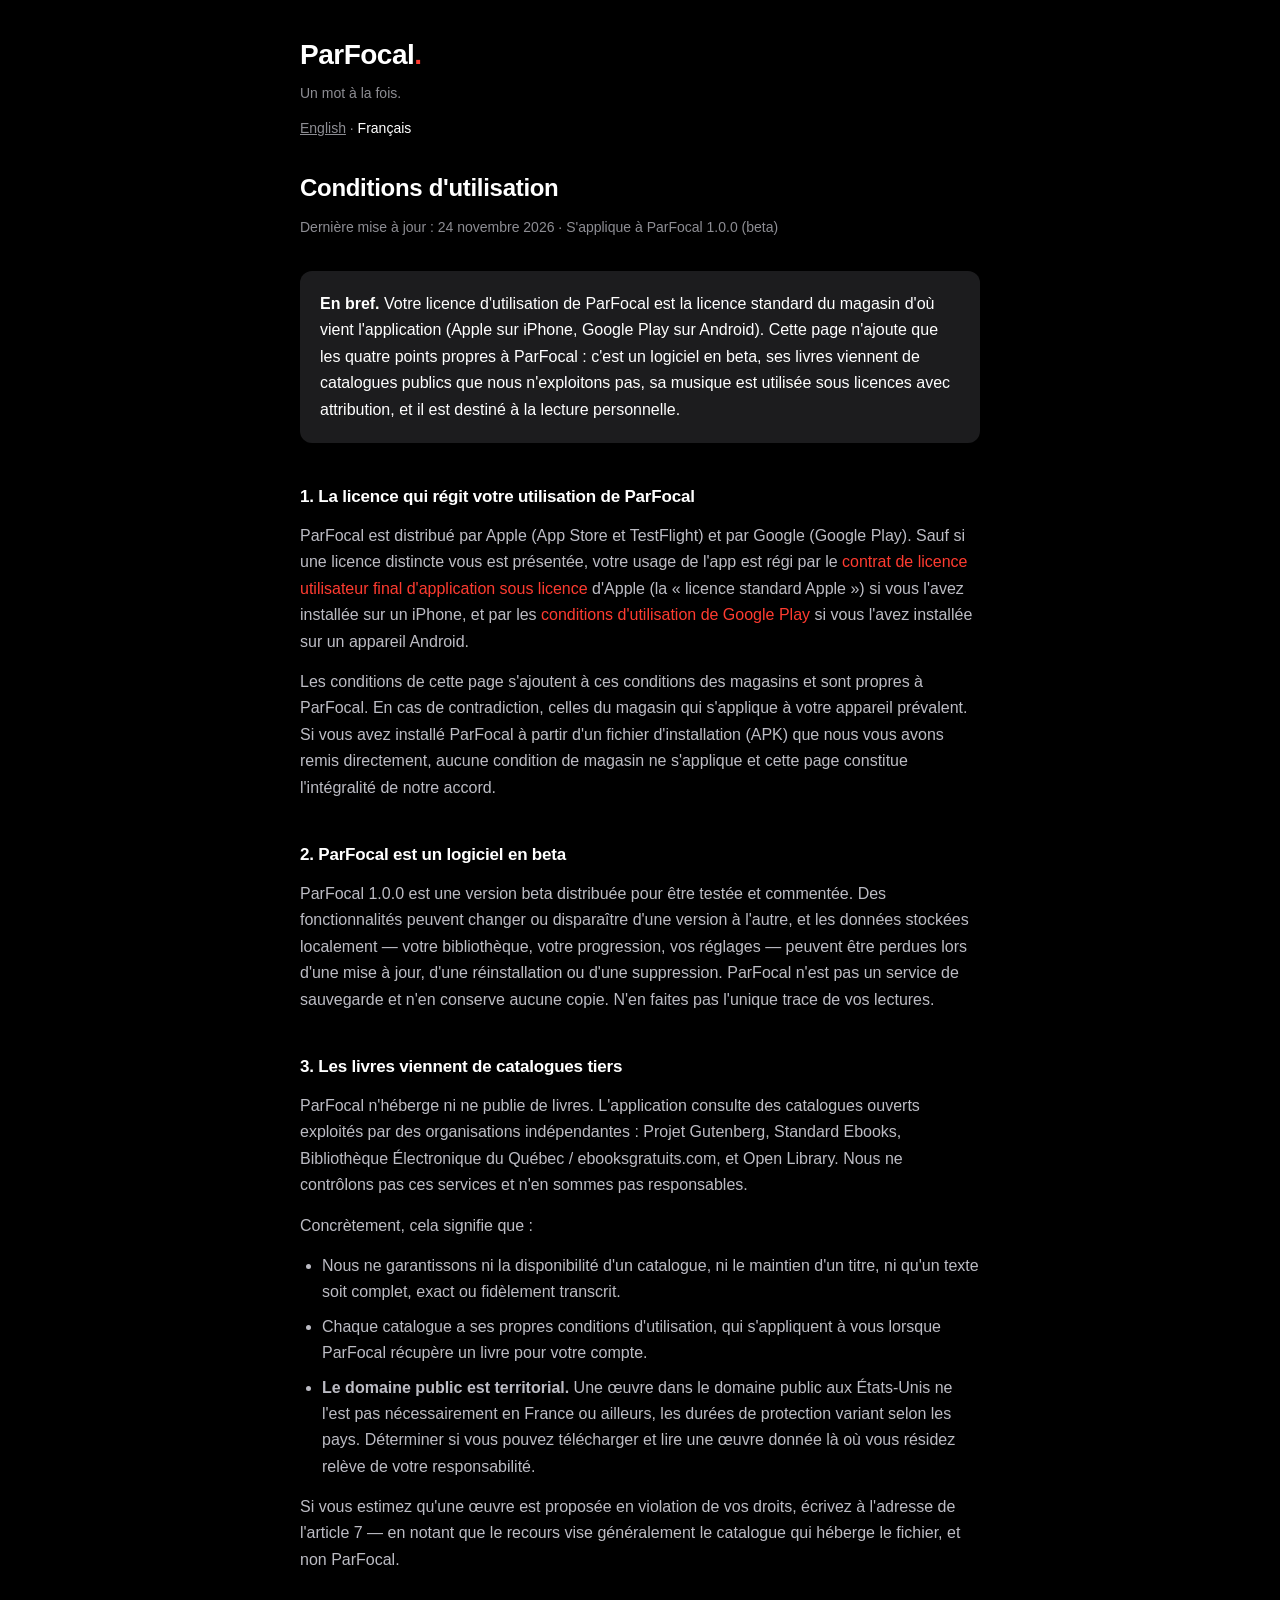
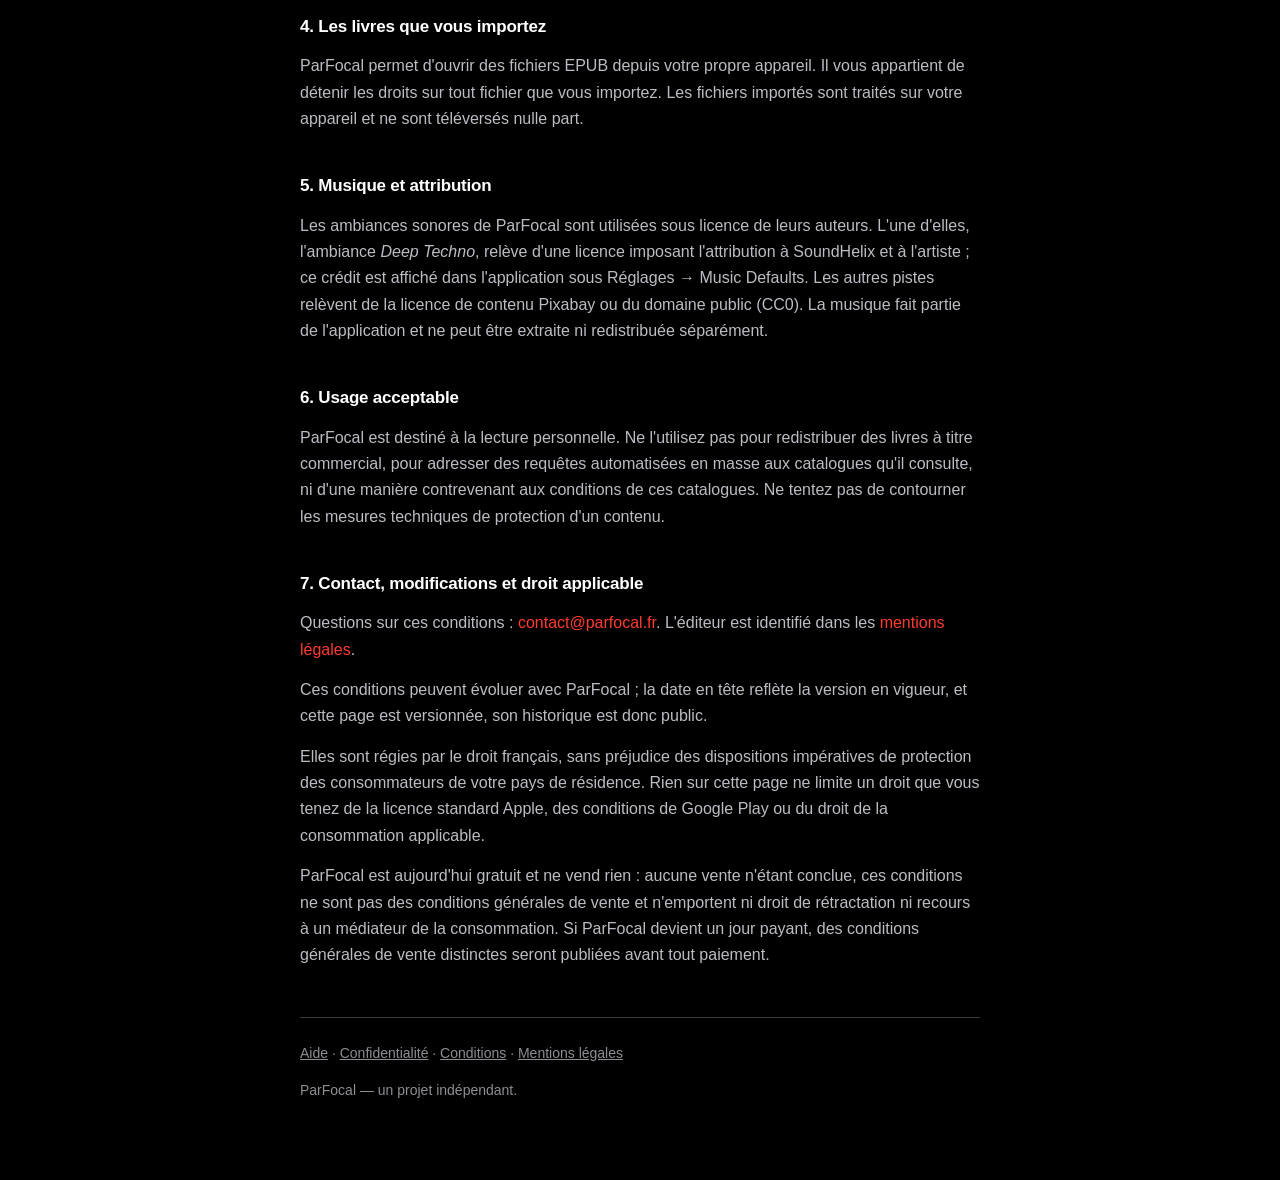
<file: conditions.html>
<!DOCTYPE html>
<html lang="fr">
<head>
<meta charset="utf-8">
<meta name="viewport" content="width=device-width, initial-scale=1">
<title>ParFocal — Conditions d'utilisation</title>
<meta name="description" content="Conditions d'utilisation de ParFocal : licence du magasin (Apple ou Google Play), statut beta, catalogues tiers, EPUB importés et attribution musicale.">
<link rel="canonical" href="https://parfocal.fr/conditions.html">
<link rel="alternate" hreflang="en" href="https://parfocal.fr/terms.html">
<link rel="alternate" hreflang="fr" href="https://parfocal.fr/conditions.html">
<meta property="og:type" content="website">
<meta property="og:site_name" content="ParFocal">
<meta property="og:title" content="ParFocal — Conditions d'utilisation">
<meta property="og:description" content="Conditions d'utilisation de ParFocal : licence du magasin (Apple ou Google Play), statut beta, catalogues tiers, EPUB importés et attribution musicale.">
<meta property="og:url" content="https://parfocal.fr/conditions.html">
<meta property="og:locale" content="fr_FR">
<meta property="og:image" content="https://parfocal.fr/og-image.png">
<meta property="og:image:width" content="1200">
<meta property="og:image:height" content="630">
<meta property="og:image:alt" content="The ParFocal icon: a white lens around a red dot, on a red-to-black gradient.">
<meta name="twitter:card" content="summary_large_image">
<link rel="icon" href="favicon.png" sizes="any">
<link rel="apple-touch-icon" href="apple-touch-icon.png">
<link rel="stylesheet" href="_style.css">
</head>
<body>
<main>
  <p class="brand">ParFocal<span>.</span></p>
  <p class="tagline">Un mot à la fois.</p>

  <nav class="lang" aria-label="Langue">
    <a href="terms.html" hreflang="en">English</a> ·
    <span aria-current="true">Français</span>
  </nav>

  <h1>Conditions d'utilisation</h1>
  <p class="updated">Dernière mise à jour : 24 novembre 2026 · S'applique à ParFocal 1.0.0 (beta)</p>

  <div class="lede">
    <p><strong>En bref.</strong> Votre licence d'utilisation de ParFocal est la
    licence standard du magasin d'où vient l'application (Apple sur iPhone, Google Play sur Android). Cette page n'ajoute que
    les quatre points propres à ParFocal : c'est un logiciel en beta, ses livres
    viennent de catalogues publics que nous n'exploitons pas, sa musique est
    utilisée sous licences avec attribution, et il est destiné à la lecture
    personnelle.</p>
  </div>

  <h2>1. La licence qui régit votre utilisation de ParFocal</h2>
  <p>ParFocal est distribué par Apple (App Store et TestFlight) et par Google (Google Play). Sauf si une licence distincte vous est
  présentée, votre usage de l'app est régi par le
  <a href="https://www.apple.com/legal/internet-services/itunes/dev/stdeula/">contrat
  de licence utilisateur final d'application sous licence</a> d'Apple (la
  « licence standard Apple ») si vous l'avez installée sur un iPhone, et par les
  <a href="https://play.google.com/about/play-terms/">conditions d'utilisation de Google Play</a>
  si vous l'avez installée sur un appareil Android.</p>
  <p>Les conditions de cette page s'ajoutent à ces conditions des magasins et sont propres à ParFocal.
  En cas de contradiction, celles du magasin qui s'applique à votre appareil prévalent. Si vous avez
  installé ParFocal à partir d'un fichier d'installation (APK) que nous vous avons remis directement,
  aucune condition de magasin ne s'applique et cette page constitue l'intégralité de notre accord.</p>

  <h2>2. ParFocal est un logiciel en beta</h2>
  <p>ParFocal 1.0.0 est une version beta distribuée pour être testée et commentée.
  Des fonctionnalités peuvent changer ou disparaître d'une version à l'autre, et
  les données stockées localement — votre bibliothèque, votre progression, vos
  réglages — peuvent être perdues lors d'une mise à jour, d'une réinstallation ou
  d'une suppression. ParFocal n'est pas un service de sauvegarde et n'en conserve
  aucune copie. N'en faites pas l'unique trace de vos lectures.</p>

  <h2>3. Les livres viennent de catalogues tiers</h2>
  <p>ParFocal n'héberge ni ne publie de livres. L'application consulte des
  catalogues ouverts exploités par des organisations indépendantes : Projet
  Gutenberg, Standard Ebooks, Bibliothèque Électronique du Québec /
  ebooksgratuits.com, et Open Library. Nous ne contrôlons pas ces services et
  n'en sommes pas responsables.</p>
  <p>Concrètement, cela signifie que :</p>
  <ul>
    <li>Nous ne garantissons ni la disponibilité d'un catalogue, ni le maintien
    d'un titre, ni qu'un texte soit complet, exact ou fidèlement transcrit.</li>
    <li>Chaque catalogue a ses propres conditions d'utilisation, qui s'appliquent
    à vous lorsque ParFocal récupère un livre pour votre compte.</li>
    <li><strong>Le domaine public est territorial.</strong> Une œuvre dans le
    domaine public aux États-Unis ne l'est pas nécessairement en France ou
    ailleurs, les durées de protection variant selon les pays. Déterminer si vous
    pouvez télécharger et lire une œuvre donnée là où vous résidez relève de
    votre responsabilité.</li>
  </ul>
  <p>Si vous estimez qu'une œuvre est proposée en violation de vos droits,
  écrivez à l'adresse de l'article 7 — en notant que le recours vise
  généralement le catalogue qui héberge le fichier, et non ParFocal.</p>

  <h2>4. Les livres que vous importez</h2>
  <p>ParFocal permet d'ouvrir des fichiers EPUB depuis votre propre appareil. Il
  vous appartient de détenir les droits sur tout fichier que vous importez. Les
  fichiers importés sont traités sur votre appareil et ne sont téléversés nulle
  part.</p>

  <h2>5. Musique et attribution</h2>
  <p>Les ambiances sonores de ParFocal sont utilisées sous licence de leurs
  auteurs. L'une d'elles, l'ambiance <em>Deep Techno</em>, relève d'une licence
  imposant l'attribution à SoundHelix et à l'artiste ; ce crédit est affiché dans
  l'application sous Réglages → Music Defaults. Les autres pistes relèvent de la
  licence de contenu Pixabay ou du domaine public (CC0). La musique fait partie
  de l'application et ne peut être extraite ni redistribuée séparément.</p>

  <h2>6. Usage acceptable</h2>
  <p>ParFocal est destiné à la lecture personnelle. Ne l'utilisez pas pour
  redistribuer des livres à titre commercial, pour adresser des requêtes
  automatisées en masse aux catalogues qu'il consulte, ni d'une manière
  contrevenant aux conditions de ces catalogues. Ne tentez pas de contourner les
  mesures techniques de protection d'un contenu.</p>

  <h2>7. Contact, modifications et droit applicable</h2>
  <p>Questions sur ces conditions :
  <a href="mailto:contact@parfocal.fr">contact@parfocal.fr</a>. L'éditeur est
  identifié dans les <a href="mentions-legales.html">mentions légales</a>.</p>
  <p>Ces conditions peuvent évoluer avec ParFocal ; la date en tête reflète la
  version en vigueur, et cette page est versionnée, son historique est donc
  public.</p>
  <p>Elles sont régies par le droit français, sans préjudice des dispositions
  impératives de protection des consommateurs de votre pays de résidence. Rien
  sur cette page ne limite un droit que vous tenez de la licence standard Apple,
  des conditions de Google Play ou du droit de la consommation applicable.</p>
  <p>ParFocal est aujourd'hui gratuit et ne vend rien : aucune vente n'étant
  conclue, ces conditions ne sont pas des conditions générales de vente et
  n'emportent ni droit de rétractation ni recours à un médiateur de la
  consommation. Si ParFocal devient un jour payant, des conditions générales de
  vente distinctes seront publiées avant tout paiement.</p>

  <hr>
  <footer>
    <p><a href="aide.html">Aide</a> ·
    <a href="confidentialite.html">Confidentialité</a> ·
    <a href="conditions.html">Conditions</a> ·
    <a href="mentions-legales.html">Mentions légales</a></p>
    <p>ParFocal — un projet indépendant.</p>
  </footer>
</main>
</body>
</html>
</file>
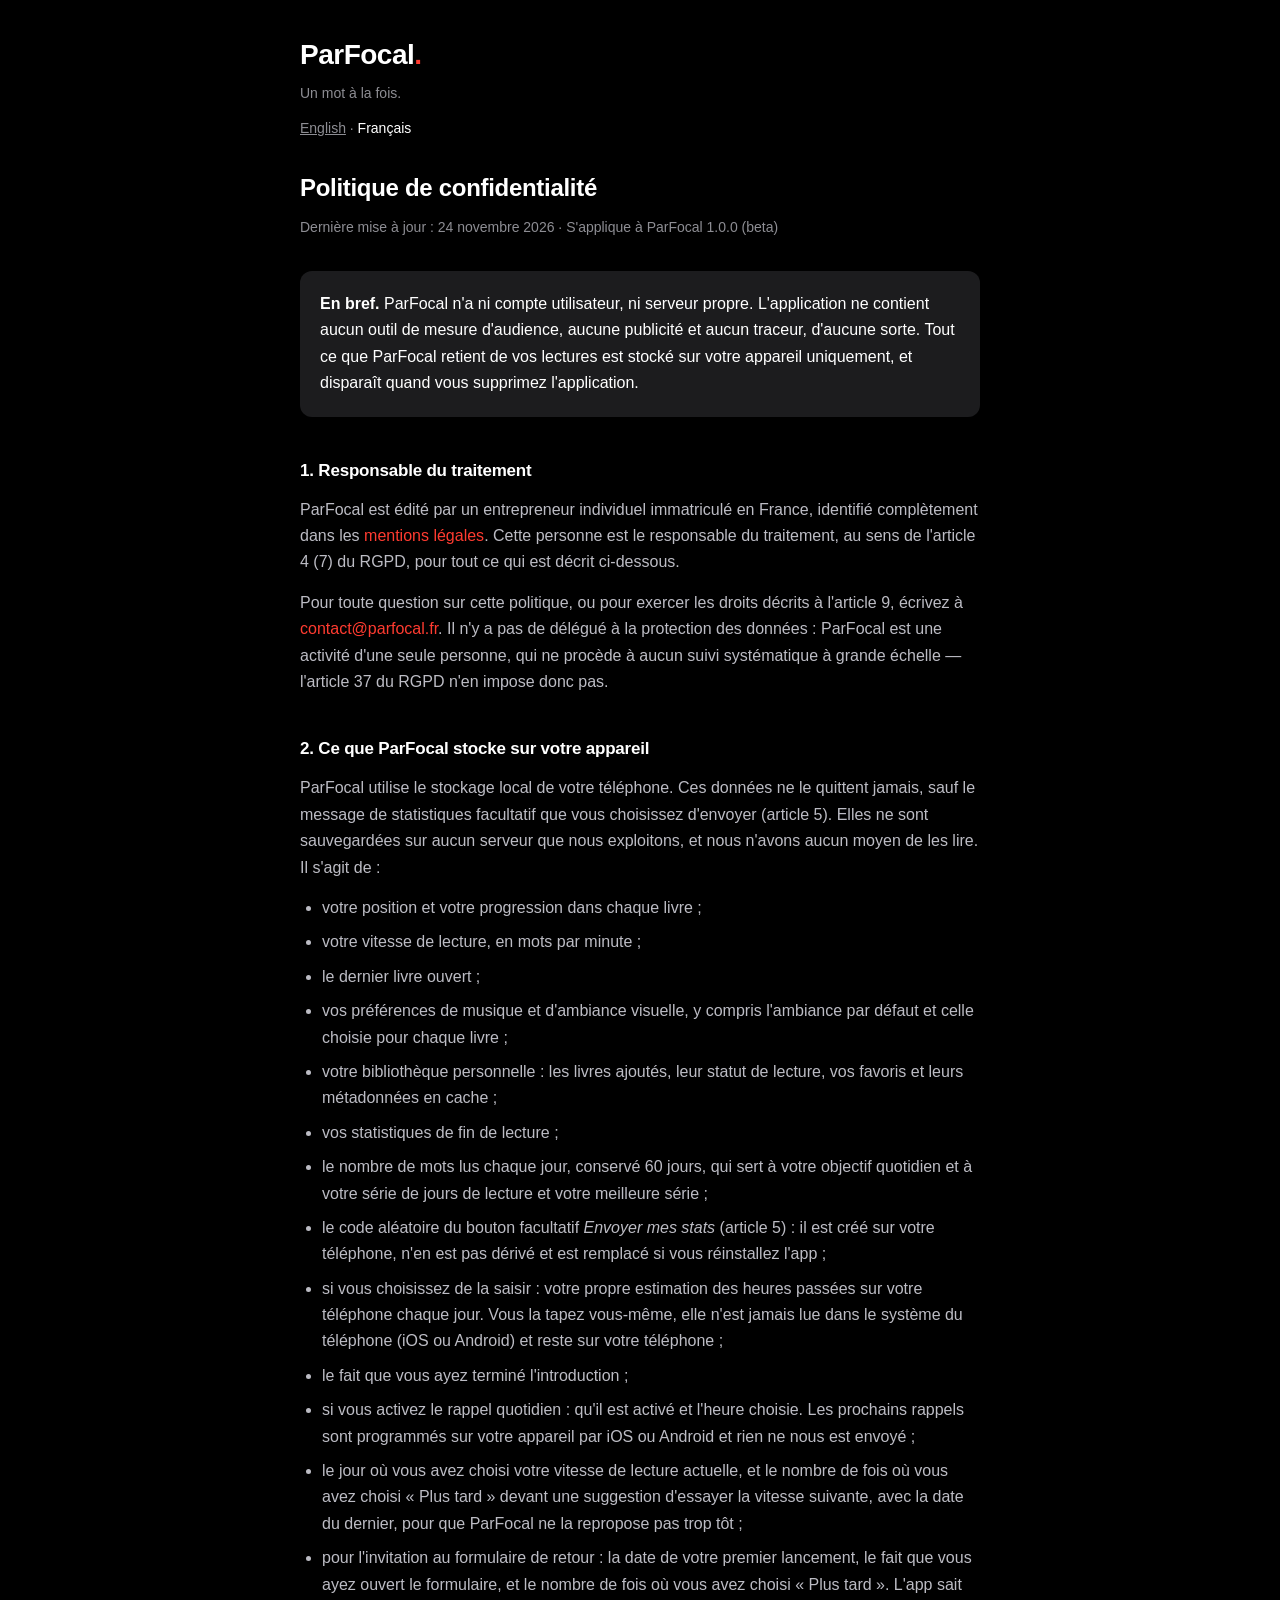
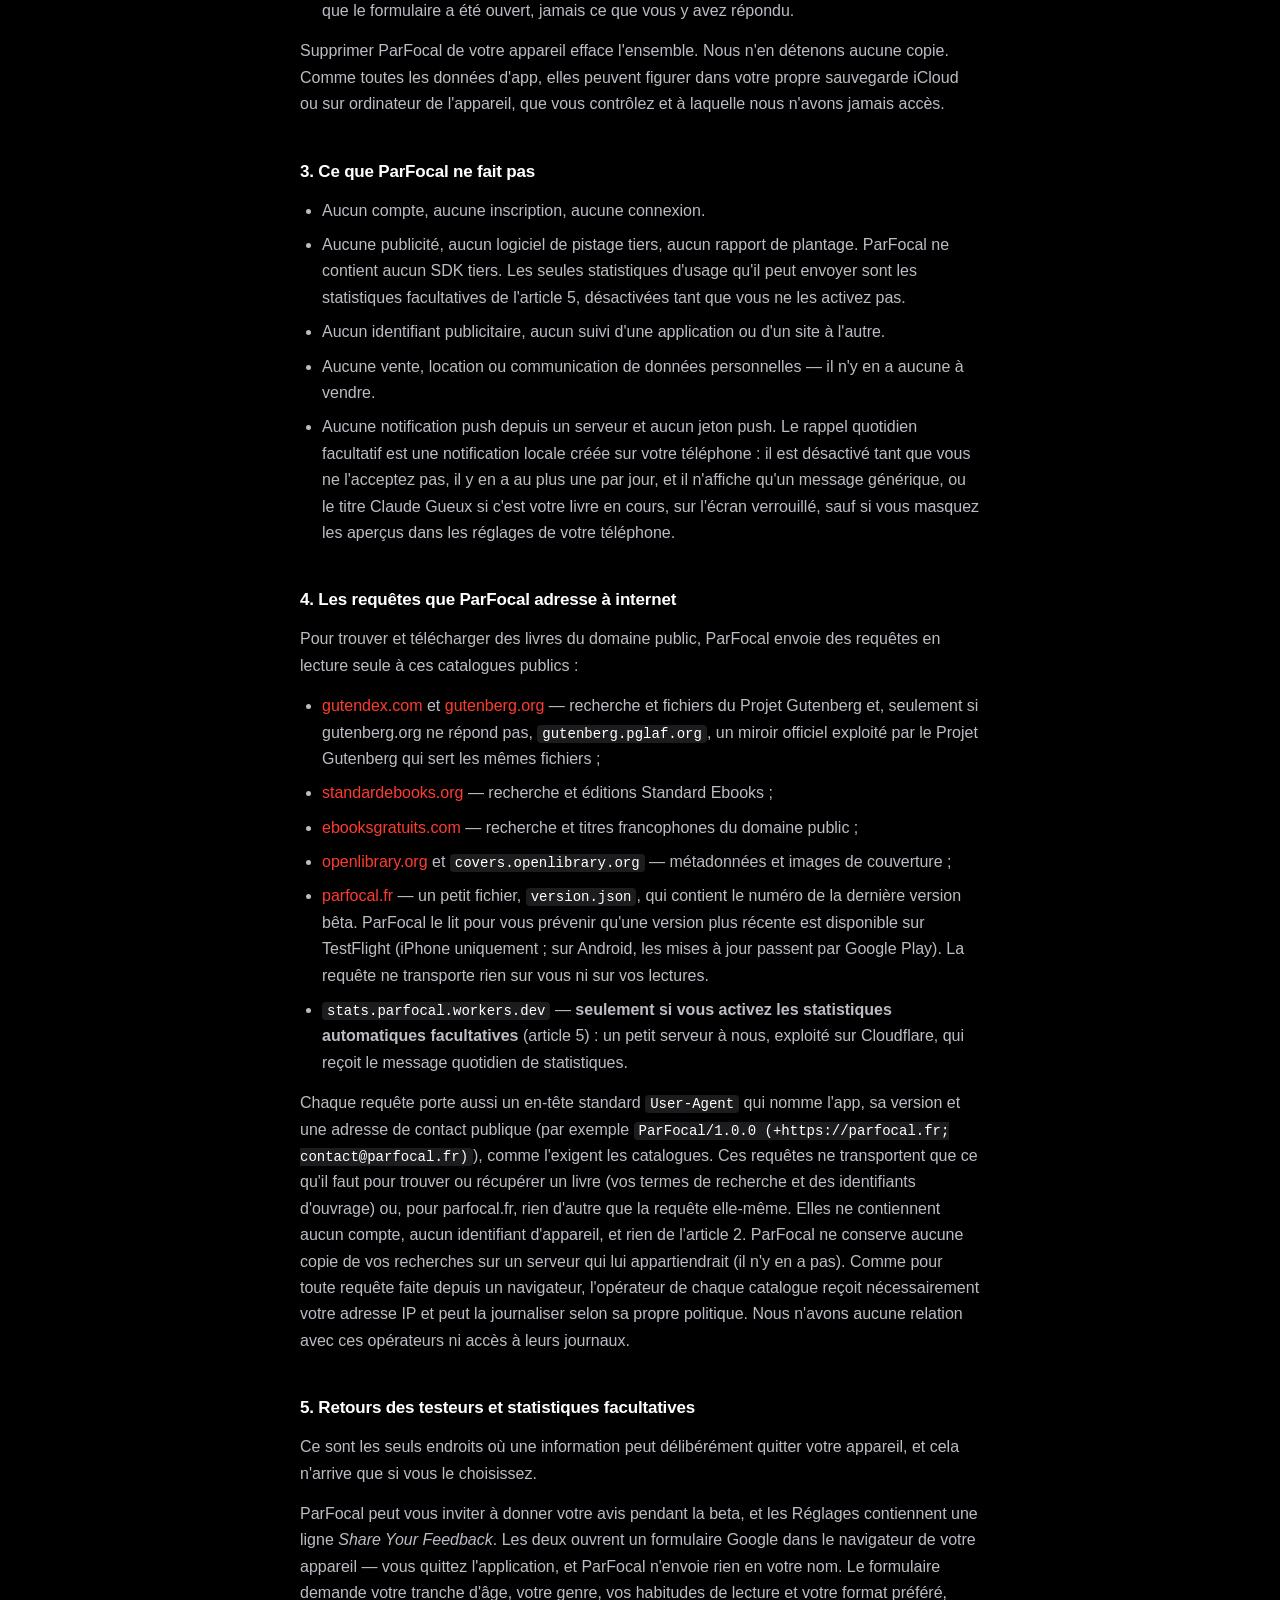
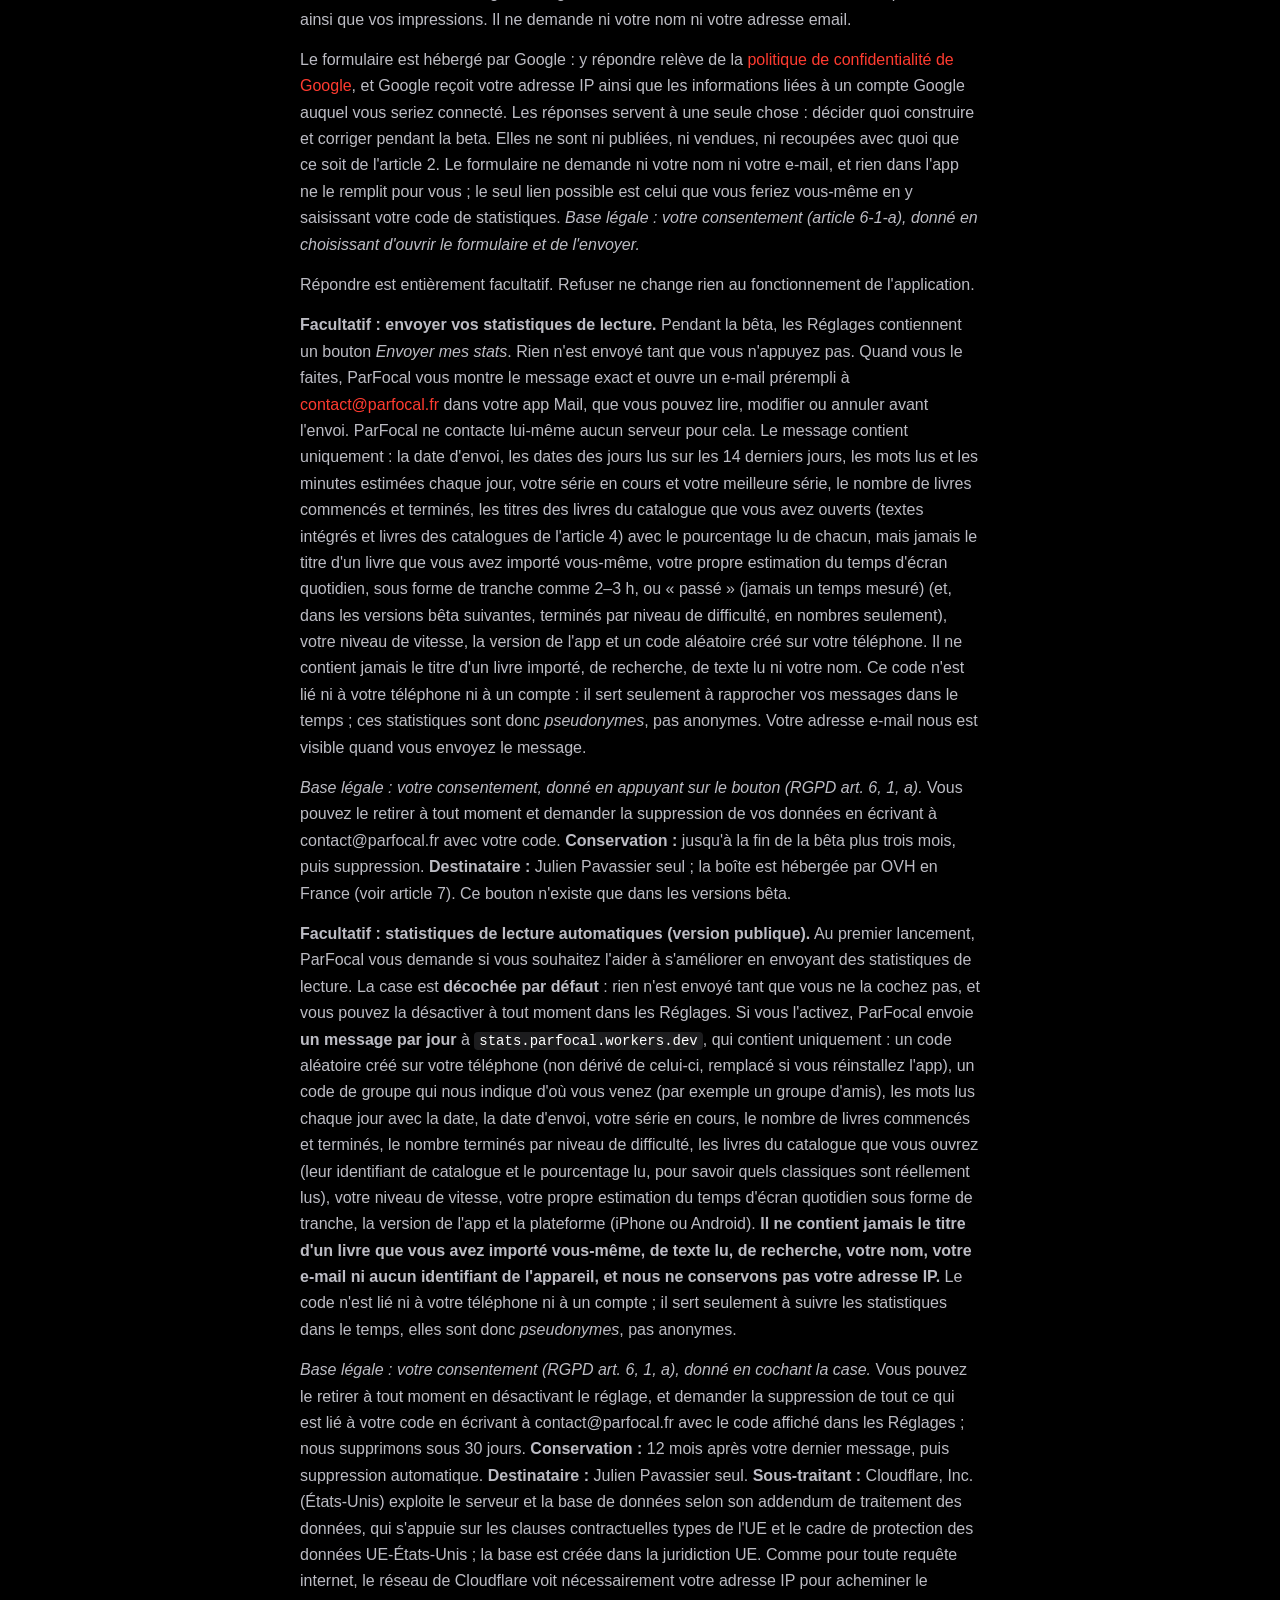
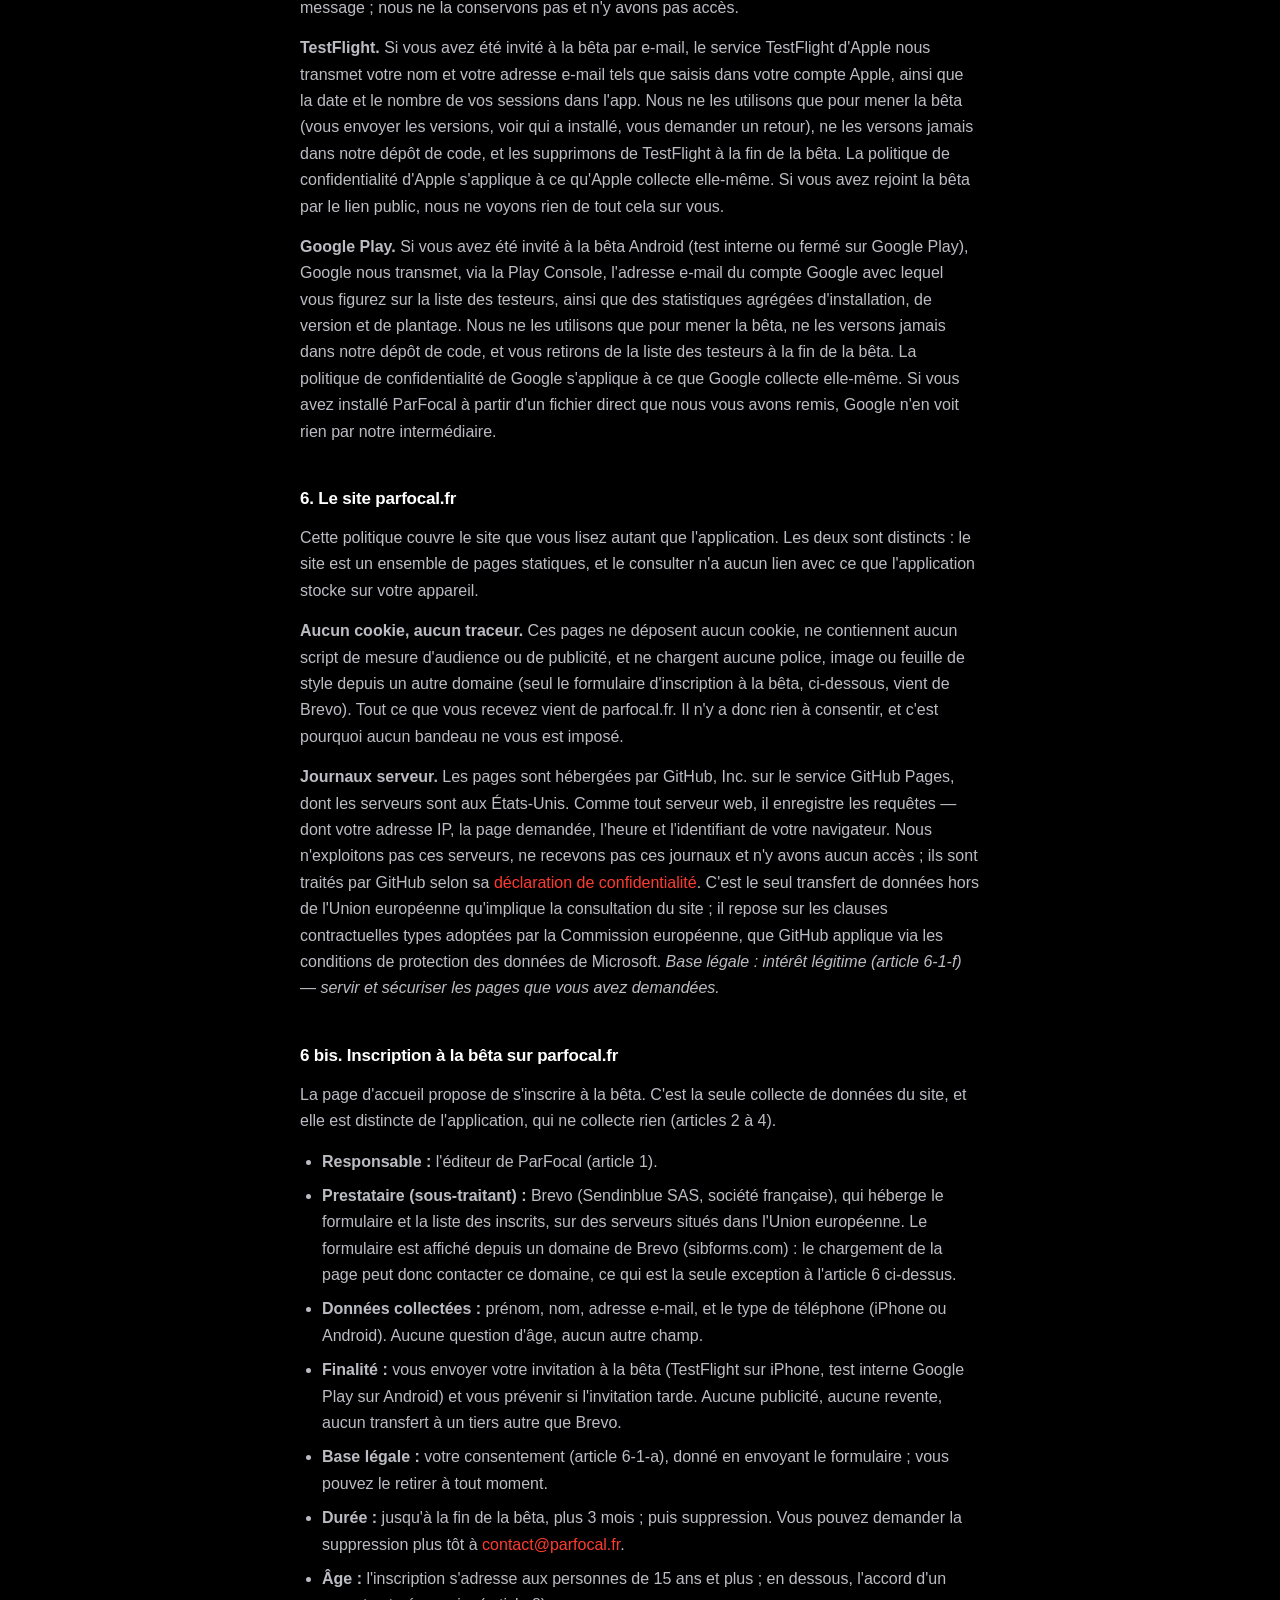
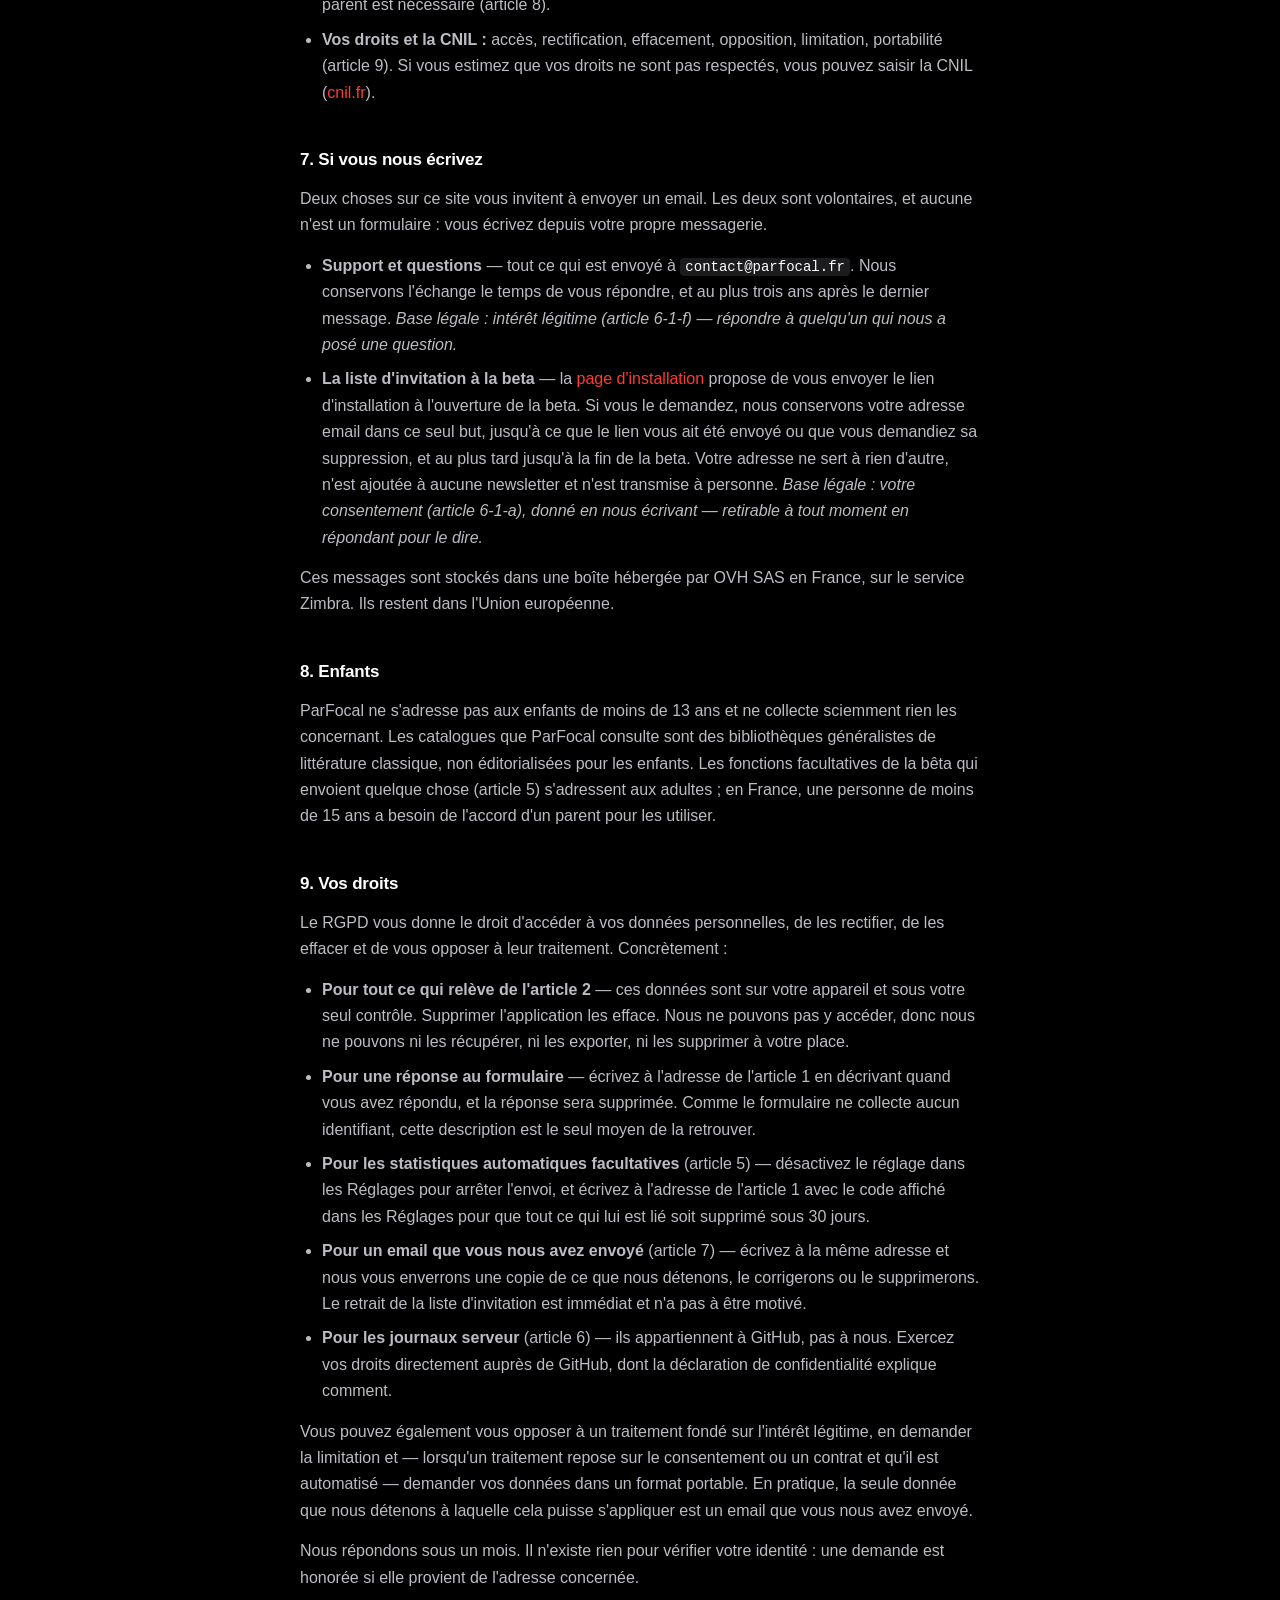
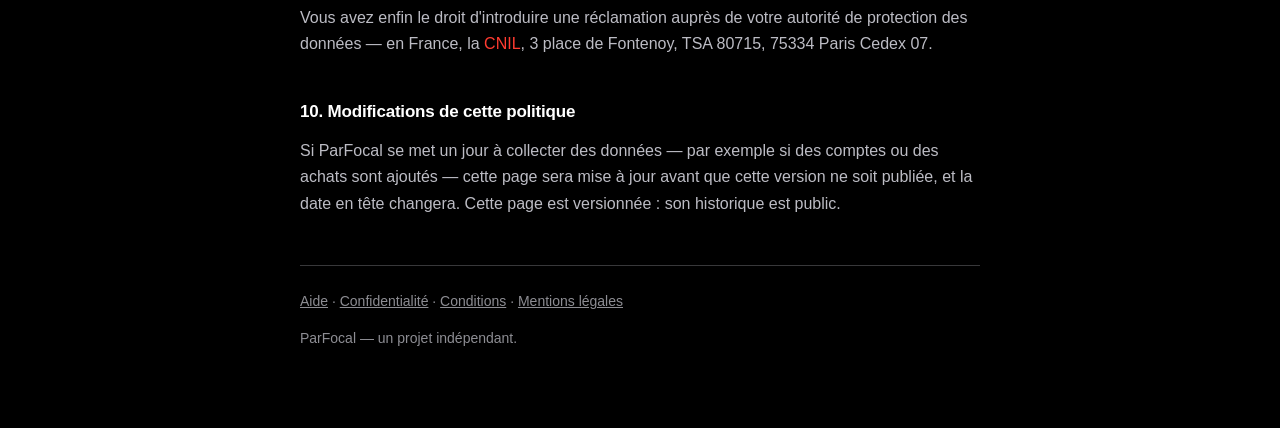
<file: confidentialite.html>
<!DOCTYPE html>
<html lang="fr">
<head>
<meta charset="utf-8">
<meta name="viewport" content="width=device-width, initial-scale=1">
<title>ParFocal — Politique de confidentialité</title>
<meta name="description" content="Politique de confidentialité de ParFocal : l'application ne collecte aucune donnée et n'a aucun compte ni traceur ; seule l'inscription facultative à la bêta sur le site collecte un prénom, un nom et un e-mail.">
<link rel="canonical" href="https://parfocal.fr/confidentialite.html">
<link rel="alternate" hreflang="en" href="https://parfocal.fr/privacy.html">
<link rel="alternate" hreflang="fr" href="https://parfocal.fr/confidentialite.html">
<meta property="og:type" content="website">
<meta property="og:site_name" content="ParFocal">
<meta property="og:title" content="ParFocal — Politique de confidentialité">
<meta property="og:description" content="Politique de confidentialité de ParFocal : l'application ne collecte aucune donnée et n'a aucun compte ni traceur ; seule l'inscription facultative à la bêta sur le site collecte un prénom, un nom et un e-mail.">
<meta property="og:url" content="https://parfocal.fr/confidentialite.html">
<meta property="og:locale" content="fr_FR">
<meta property="og:image" content="https://parfocal.fr/og-image.png">
<meta property="og:image:width" content="1200">
<meta property="og:image:height" content="630">
<meta property="og:image:alt" content="The ParFocal icon: a white lens around a red dot, on a red-to-black gradient.">
<meta name="twitter:card" content="summary_large_image">
<link rel="icon" href="favicon.png" sizes="any">
<link rel="apple-touch-icon" href="apple-touch-icon.png">
<link rel="stylesheet" href="_style.css">
</head>
<body>
<main>
  <p class="brand">ParFocal<span>.</span></p>
  <p class="tagline">Un mot à la fois.</p>

  <nav class="lang" aria-label="Langue">
    <a href="privacy.html" hreflang="en">English</a> ·
    <span aria-current="true">Français</span>
  </nav>

  <h1>Politique de confidentialité</h1>
  <p class="updated">Dernière mise à jour : 24 novembre 2026 · S'applique à ParFocal 1.0.0 (beta)</p>

  <div class="lede">
    <p><strong>En bref.</strong> ParFocal n'a ni compte utilisateur, ni serveur
    propre. L'application ne contient aucun outil de mesure d'audience, aucune
    publicité et aucun traceur, d'aucune sorte. Tout ce que ParFocal retient de
    vos lectures est stocké sur votre appareil uniquement, et disparaît quand
    vous supprimez l'application.</p>
  </div>

  <h2>1. Responsable du traitement</h2>
  <p>ParFocal est édité par un entrepreneur individuel immatriculé en France,
  identifié complètement dans les
  <a href="mentions-legales.html">mentions légales</a>. Cette personne est le
  responsable du traitement, au sens de l'article 4 (7) du RGPD, pour tout ce
  qui est décrit ci-dessous.</p>
  <p>Pour toute question sur cette politique, ou pour exercer les droits décrits
  à l'article 9, écrivez à
  <a href="mailto:contact@parfocal.fr">contact@parfocal.fr</a>. Il n'y a pas de
  délégué à la protection des données : ParFocal est une activité d'une seule
  personne, qui ne procède à aucun suivi systématique à grande échelle — l'article
  37 du RGPD n'en impose donc pas.</p>

  <h2>2. Ce que ParFocal stocke sur votre appareil</h2>
  <p>ParFocal utilise le stockage local de votre téléphone. Ces données ne le
  quittent jamais, sauf le message de statistiques facultatif que vous choisissez d'envoyer (article 5). Elles ne sont sauvegardées sur aucun serveur que nous
  exploitons, et nous n'avons aucun moyen de les lire. Il s'agit de :</p>
  <ul>
    <li>votre position et votre progression dans chaque livre ;</li>
    <li>votre vitesse de lecture, en mots par minute ;</li>
    <li>le dernier livre ouvert ;</li>
    <li>vos préférences de musique et d'ambiance visuelle, y compris l'ambiance
    par défaut et celle choisie pour chaque livre ;</li>
    <li>votre bibliothèque personnelle : les livres ajoutés, leur statut de
    lecture, vos favoris et leurs métadonnées en cache ;</li>
    <li>vos statistiques de fin de lecture ;</li>
    <li>le nombre de mots lus chaque jour, conservé 60 jours, qui sert à
    votre objectif quotidien et à votre série de jours de lecture et votre meilleure série ;</li>
    <li>le code aléatoire du bouton facultatif <em>Envoyer mes stats</em> (article 5) : il est créé sur votre téléphone, n'en est pas dérivé et est remplacé si vous réinstallez l'app ;</li>
    <li>si vous choisissez de la saisir : votre propre estimation des heures passées sur votre téléphone chaque jour. Vous la tapez vous-même, elle n'est jamais lue dans le système du téléphone (iOS ou Android) et reste sur votre téléphone ;</li>
    <li>le fait que vous ayez terminé l'introduction ;</li>
    <li>si vous activez le rappel quotidien : qu'il est activé et l'heure choisie. Les prochains rappels sont programmés sur
    votre appareil par iOS ou Android et rien ne nous est envoyé ;</li>
    <li>le jour où vous avez choisi votre vitesse de lecture actuelle, et le nombre
    de fois où vous avez choisi « Plus tard » devant une suggestion d'essayer la
    vitesse suivante, avec la date du dernier, pour que ParFocal ne la
    repropose pas trop tôt ;</li>
    <li>pour l'invitation au formulaire de retour : la date de votre premier
    lancement, le fait que vous ayez ouvert le formulaire, et le nombre de fois
    où vous avez choisi « Plus tard ». L'app sait que le formulaire a été
    ouvert, jamais ce que vous y avez répondu.</li>
  </ul>
  <p>Supprimer ParFocal de votre appareil efface l'ensemble. Nous n'en détenons
  aucune copie. Comme toutes les données d'app, elles peuvent figurer dans votre
  propre sauvegarde iCloud ou sur ordinateur de l'appareil, que vous contrôlez et
  à laquelle nous n'avons jamais accès.</p>

  <h2>3. Ce que ParFocal ne fait pas</h2>
  <ul>
    <li>Aucun compte, aucune inscription, aucune connexion.</li>
    <li>Aucune publicité, aucun logiciel de pistage tiers, aucun rapport de plantage.
    ParFocal ne contient aucun SDK tiers. Les seules statistiques d'usage qu'il peut envoyer sont les statistiques facultatives de l'article 5, désactivées tant que vous ne les activez pas.</li>
    <li>Aucun identifiant publicitaire, aucun suivi d'une application ou d'un
    site à l'autre.</li>
    <li>Aucune vente, location ou communication de données personnelles — il n'y
    en a aucune à vendre.</li>
    <li>Aucune notification push depuis un serveur et aucun jeton push. Le rappel
    quotidien facultatif est une notification locale créée sur votre téléphone :
    il est désactivé tant que vous ne l'acceptez pas, il y en a au plus une par
    jour, et il n'affiche qu'un message générique, ou le titre Claude Gueux si c'est
    votre livre en cours, sur l'écran verrouillé, sauf si vous masquez les aperçus
    dans les réglages de votre téléphone.</li>
  </ul>

  <h2>4. Les requêtes que ParFocal adresse à internet</h2>
  <p>Pour trouver et télécharger des livres du domaine public, ParFocal envoie
  des requêtes en lecture seule à ces catalogues publics :</p>
  <ul>
    <li><a href="https://gutendex.com">gutendex.com</a> et
    <a href="https://www.gutenberg.org">gutenberg.org</a> — recherche et
    fichiers du Projet Gutenberg et, seulement si gutenberg.org ne répond pas,
    <code>gutenberg.pglaf.org</code>, un miroir officiel exploité par le Projet Gutenberg qui sert les mêmes fichiers ;</li>
    <li><a href="https://standardebooks.org">standardebooks.org</a> — recherche et
    éditions Standard Ebooks ;</li>
    <li><a href="https://www.ebooksgratuits.com">ebooksgratuits.com</a> —
    recherche et titres francophones du domaine public ;</li>
    <li><a href="https://openlibrary.org">openlibrary.org</a> et
    <code>covers.openlibrary.org</code> — métadonnées et images de couverture ;</li>
    <li><a href="https://parfocal.fr">parfocal.fr</a> — un petit fichier, <code>version.json</code>, qui contient le numéro de la dernière version bêta. ParFocal le lit pour vous prévenir qu'une version plus récente est disponible sur TestFlight (iPhone uniquement ; sur Android, les mises à jour passent par Google Play). La requête ne transporte rien sur vous ni sur vos lectures.</li>
    <li><code>stats.parfocal.workers.dev</code> — <strong>seulement si vous activez les statistiques automatiques facultatives</strong> (article 5) : un petit serveur à nous, exploité sur Cloudflare, qui reçoit le message quotidien de statistiques.</li>
  </ul>
  <p>Chaque requête porte aussi un en-tête standard <code>User-Agent</code> qui nomme l'app, sa version et une adresse de contact publique (par exemple <code>ParFocal/1.0.0 (+https://parfocal.fr; contact@parfocal.fr)</code>), comme l'exigent les catalogues. Ces requêtes ne transportent que ce qu'il faut pour trouver ou récupérer un
  livre (vos termes de recherche et des identifiants d'ouvrage) ou, pour parfocal.fr, rien d'autre que la requête elle-même. Elles ne
  contiennent aucun compte, aucun identifiant d'appareil, et rien de l'article 2. ParFocal ne conserve aucune copie de vos recherches sur un serveur qui lui appartiendrait (il n'y en a pas).
  Comme pour toute requête faite depuis un navigateur, l'opérateur de chaque
  catalogue reçoit nécessairement votre adresse IP et peut la journaliser selon
  sa propre politique. Nous n'avons aucune relation avec ces opérateurs ni accès
  à leurs journaux.</p>

  <h2>5. Retours des testeurs et statistiques facultatives</h2>
  <p>Ce sont les seuls endroits où une information peut délibérément quitter votre
  appareil, et cela n'arrive que si vous le choisissez.</p>
  <p>ParFocal peut vous inviter à donner votre avis pendant la beta, et les
  Réglages contiennent une ligne <em>Share Your Feedback</em>. Les deux ouvrent
  un formulaire Google dans le navigateur de votre appareil — vous quittez
  l'application, et ParFocal n'envoie rien en votre nom. Le formulaire demande
  votre tranche d'âge, votre genre, vos habitudes de lecture et votre format
  préféré, ainsi que vos impressions. Il ne demande ni votre nom ni votre
  adresse email.</p>
  <p>Le formulaire est hébergé par Google : y répondre relève de la
  <a href="https://policies.google.com/privacy">politique de confidentialité de
  Google</a>, et Google reçoit votre adresse IP ainsi que les informations liées
  à un compte Google auquel vous seriez connecté. Les réponses servent à une
  seule chose : décider quoi construire et corriger pendant la beta. Elles ne
  sont ni publiées, ni vendues, ni recoupées avec quoi que ce soit de l'article 2.
  Le formulaire ne demande ni votre nom ni votre e-mail, et rien dans l'app ne le
  remplit pour vous ; le seul lien possible est celui que vous feriez vous-même en y
  saisissant votre code de statistiques. <em>Base légale : votre consentement (article 6-1-a), donné en
  choisissant d'ouvrir le formulaire et de l'envoyer.</em></p>
  <p>Répondre est entièrement facultatif. Refuser ne change rien au
  fonctionnement de l'application.</p>

  <p><strong>Facultatif : envoyer vos statistiques de lecture.</strong> Pendant la bêta, les
  Réglages contiennent un bouton <em>Envoyer mes stats</em>. Rien n'est envoyé tant que vous
  n'appuyez pas. Quand vous le faites, ParFocal vous montre le message exact et ouvre un e-mail
  prérempli à <a href="mailto:contact@parfocal.fr">contact@parfocal.fr</a> dans votre app Mail, que vous pouvez lire, modifier ou
  annuler avant l'envoi. ParFocal ne contacte lui-même aucun serveur pour cela. Le message contient uniquement : la date d'envoi, les dates des jours lus sur les 14 derniers jours,
  les mots lus et les minutes estimées chaque jour, votre série en cours et votre meilleure série, le nombre de
  livres commencés et terminés, les titres des livres du catalogue que vous avez ouverts (textes intégrés et livres des catalogues de l'article 4) avec le pourcentage lu de chacun, mais jamais le titre d'un livre que vous avez importé vous-même, votre propre estimation du temps d'écran quotidien, sous forme de tranche comme 2–3 h, ou « passé » (jamais un temps mesuré) (et, dans les versions bêta suivantes, terminés par niveau de difficulté, en
  nombres seulement), votre niveau de vitesse, la version de l'app et un code aléatoire créé sur votre téléphone.
  Il ne contient jamais le titre d'un livre importé, de recherche, de texte lu ni votre nom. Ce code n'est lié ni à votre
  téléphone ni à un compte : il sert seulement à rapprocher vos messages dans le temps ; ces statistiques sont
  donc <em>pseudonymes</em>, pas anonymes. Votre adresse e-mail nous est visible quand vous envoyez le message.</p>
  <p><em>Base légale : votre consentement, donné en appuyant sur le bouton (RGPD art. 6, 1, a).</em>
  Vous pouvez le retirer à tout moment et demander la suppression de vos données en écrivant à
  contact@parfocal.fr avec votre code. <strong>Conservation :</strong> jusqu'à la fin de la bêta plus trois mois,
  puis suppression. <strong>Destinataire :</strong> Julien Pavassier seul ; la boîte est hébergée par OVH en
  France (voir article 7). Ce bouton n'existe que dans les versions bêta.</p>
  <p><strong>Facultatif : statistiques de lecture automatiques (version publique).</strong> Au premier lancement, ParFocal vous demande si vous souhaitez l'aider à s'améliorer en envoyant des statistiques de lecture. La case est <strong>décochée par défaut</strong> : rien n'est envoyé tant que vous ne la cochez pas, et vous pouvez la désactiver à tout moment dans les Réglages. Si vous l'activez, ParFocal envoie <strong>un message par jour</strong> à <code>stats.parfocal.workers.dev</code>, qui contient uniquement : un code aléatoire créé sur votre téléphone (non dérivé de celui-ci, remplacé si vous réinstallez l'app), un code de groupe qui nous indique d'où vous venez (par exemple un groupe d'amis), les mots lus chaque jour avec la date, la date d'envoi, votre série en cours, le nombre de livres commencés et terminés, le nombre terminés par niveau de difficulté, les livres du catalogue que vous ouvrez (leur identifiant de catalogue et le pourcentage lu, pour savoir quels classiques sont réellement lus), votre niveau de vitesse, votre propre estimation du temps d'écran quotidien sous forme de tranche, la version de l'app et la plateforme (iPhone ou Android). <strong>Il ne contient jamais le titre d'un livre que vous avez importé vous-même, de texte lu, de recherche, votre nom, votre e-mail ni aucun identifiant de l'appareil, et nous ne conservons pas votre adresse IP.</strong> Le code n'est lié ni à votre téléphone ni à un compte ; il sert seulement à suivre les statistiques dans le temps, elles sont donc <em>pseudonymes</em>, pas anonymes.</p>
  <p><em>Base légale : votre consentement (RGPD art. 6, 1, a), donné en cochant la case.</em> Vous pouvez le retirer à tout moment en désactivant le réglage, et demander la suppression de tout ce qui est lié à votre code en écrivant à contact@parfocal.fr avec le code affiché dans les Réglages ; nous supprimons sous 30 jours. <strong>Conservation :</strong> 12 mois après votre dernier message, puis suppression automatique. <strong>Destinataire :</strong> Julien Pavassier seul. <strong>Sous-traitant :</strong> Cloudflare, Inc. (États-Unis) exploite le serveur et la base de données selon son addendum de traitement des données, qui s'appuie sur les clauses contractuelles types de l'UE et le cadre de protection des données UE-États-Unis ; la base est créée dans la juridiction UE. Comme pour toute requête internet, le réseau de Cloudflare voit nécessairement votre adresse IP pour acheminer le message ; nous ne la conservons pas et n'y avons pas accès.</p>
  <p><strong>TestFlight.</strong> Si vous avez été invité à la bêta par e-mail, le service TestFlight d'Apple nous transmet votre nom et votre adresse e-mail tels que saisis dans votre compte Apple, ainsi que la date et le nombre de vos sessions dans l'app. Nous ne les utilisons que pour mener la bêta (vous envoyer les versions, voir qui a installé, vous demander un retour), ne les versons jamais dans notre dépôt de code, et les supprimons de TestFlight à la fin de la bêta. La politique de confidentialité d'Apple s'applique à ce qu'Apple collecte elle-même. Si vous avez rejoint la bêta par le lien public, nous ne voyons rien de tout cela sur vous.</p>
  <p><strong>Google Play.</strong> Si vous avez été invité à la bêta Android (test interne ou fermé sur Google Play), Google nous transmet, via la Play Console, l'adresse e-mail du compte Google avec lequel vous figurez sur la liste des testeurs, ainsi que des statistiques agrégées d'installation, de version et de plantage. Nous ne les utilisons que pour mener la bêta, ne les versons jamais dans notre dépôt de code, et vous retirons de la liste des testeurs à la fin de la bêta. La politique de confidentialité de Google s'applique à ce que Google collecte elle-même. Si vous avez installé ParFocal à partir d'un fichier direct que nous vous avons remis, Google n'en voit rien par notre intermédiaire.</p>

  <h2>6. Le site parfocal.fr</h2>
  <p>Cette politique couvre le site que vous lisez autant que l'application. Les
  deux sont distincts : le site est un ensemble de pages statiques, et le
  consulter n'a aucun lien avec ce que l'application stocke sur votre
  appareil.</p>
  <p><strong>Aucun cookie, aucun traceur.</strong> Ces pages ne déposent aucun
  cookie, ne contiennent aucun script de mesure d'audience ou de publicité, et
  ne chargent aucune police, image ou feuille de style depuis un autre domaine (seul le formulaire d'inscription à la bêta, ci-dessous, vient de Brevo).
  Tout ce que vous recevez vient de parfocal.fr. Il n'y a donc rien à consentir,
  et c'est pourquoi aucun bandeau ne vous est imposé.</p>
  <p><strong>Journaux serveur.</strong> Les pages sont hébergées par GitHub,
  Inc. sur le service GitHub Pages, dont les serveurs sont aux États-Unis. Comme
  tout serveur web, il enregistre les requêtes — dont votre adresse IP, la page
  demandée, l'heure et l'identifiant de votre navigateur. Nous n'exploitons pas
  ces serveurs, ne recevons pas ces journaux et n'y avons aucun accès ; ils sont
  traités par GitHub selon sa
  <a href="https://docs.github.com/site-policy/privacy-policies/github-privacy-statement">déclaration
  de confidentialité</a>. C'est le seul transfert de données hors de l'Union
  européenne qu'implique la consultation du site ; il repose sur les clauses
  contractuelles types adoptées par la Commission européenne, que GitHub applique
  via les conditions de protection des données de Microsoft. <em>Base légale :
  intérêt légitime (article 6-1-f) — servir et sécuriser les pages que vous avez
  demandées.</em></p>

  <h2>6 bis. Inscription à la bêta sur parfocal.fr</h2>
  <p>La page d'accueil propose de s'inscrire à la bêta. C'est la seule collecte de données du site, et elle est distincte de l'application, qui ne collecte rien (articles 2 à 4).</p>
  <ul>
    <li><strong>Responsable :</strong> l'éditeur de ParFocal (article 1).</li>
    <li><strong>Prestataire (sous-traitant) :</strong> Brevo (Sendinblue SAS, société française), qui héberge le formulaire et la liste des inscrits, sur des serveurs situés dans l'Union européenne. Le formulaire est affiché depuis un domaine de Brevo (sibforms.com) : le chargement de la page peut donc contacter ce domaine, ce qui est la seule exception à l'article 6 ci-dessus.</li>
    <li><strong>Données collectées :</strong> prénom, nom, adresse e-mail, et le type de téléphone (iPhone ou Android). Aucune question d'âge, aucun autre champ.</li>
    <li><strong>Finalité :</strong> vous envoyer votre invitation à la bêta (TestFlight sur iPhone, test interne Google Play sur Android) et vous prévenir si l'invitation tarde. Aucune publicité, aucune revente, aucun transfert à un tiers autre que Brevo.</li>
    <li><strong>Base légale :</strong> votre consentement (article 6-1-a), donné en envoyant le formulaire ; vous pouvez le retirer à tout moment.</li>
    <li><strong>Durée :</strong> jusqu'à la fin de la bêta, plus 3 mois ; puis suppression. Vous pouvez demander la suppression plus tôt à <a href="mailto:contact@parfocal.fr">contact@parfocal.fr</a>.</li>
    <li><strong>Âge :</strong> l'inscription s'adresse aux personnes de 15 ans et plus ; en dessous, l'accord d'un parent est nécessaire (article 8).</li>
    <li><strong>Vos droits et la CNIL :</strong> accès, rectification, effacement, opposition, limitation, portabilité (article 9). Si vous estimez que vos droits ne sont pas respectés, vous pouvez saisir la CNIL (<a href="https://www.cnil.fr">cnil.fr</a>).</li>
  </ul>

  <h2>7. Si vous nous écrivez</h2>
  <p>Deux choses sur ce site vous invitent à envoyer un email. Les deux sont
  volontaires, et aucune n'est un formulaire : vous écrivez depuis votre propre
  messagerie.</p>
  <ul>
    <li><strong>Support et questions</strong> — tout ce qui est envoyé à
    <code>contact@parfocal.fr</code>. Nous conservons l'échange le temps de vous
    répondre, et au plus trois ans après le dernier message.
    <em>Base légale : intérêt légitime (article 6-1-f) — répondre à quelqu'un qui
    nous a posé une question.</em></li>
    <li><strong>La liste d'invitation à la beta</strong> — la
    <a href="app/">page d'installation</a> propose de vous envoyer le lien
    d'installation à l'ouverture de la beta. Si vous le demandez, nous conservons
    votre adresse email dans ce seul but, jusqu'à ce que le lien vous ait été
    envoyé ou que vous demandiez sa suppression, et au plus tard jusqu'à la fin
    de la beta. Votre adresse ne sert à rien d'autre, n'est ajoutée à aucune
    newsletter et n'est transmise à personne.
    <em>Base légale : votre consentement (article 6-1-a), donné en nous écrivant
    — retirable à tout moment en répondant pour le dire.</em></li>
  </ul>
  <p>Ces messages sont stockés dans une boîte hébergée par OVH SAS en France,
  sur le service Zimbra. Ils restent dans l'Union européenne.</p>

  <h2>8. Enfants</h2>
  <p>ParFocal ne s'adresse pas aux enfants de moins de 13 ans et ne collecte
  sciemment rien les concernant. Les catalogues que ParFocal consulte sont des
  bibliothèques généralistes de littérature classique, non éditorialisées pour
  les enfants. Les fonctions facultatives de la bêta qui envoient quelque chose (article 5) s'adressent aux adultes ; en France, une personne de moins de 15 ans a besoin de l'accord d'un parent pour les utiliser.</p>

  <h2>9. Vos droits</h2>
  <p>Le RGPD vous donne le droit d'accéder à vos données personnelles, de les
  rectifier, de les effacer et de vous opposer à leur traitement. Concrètement :</p>
  <ul>
    <li><strong>Pour tout ce qui relève de l'article 2</strong> — ces données
    sont sur votre appareil et sous votre seul contrôle. Supprimer l'application
    les efface. Nous ne pouvons pas y accéder, donc nous ne pouvons ni les
    récupérer, ni les exporter, ni les supprimer à votre place.</li>
    <li><strong>Pour une réponse au formulaire</strong> — écrivez à l'adresse de
    l'article 1 en décrivant quand vous avez répondu, et la réponse sera
    supprimée. Comme le formulaire ne collecte aucun identifiant, cette
    description est le seul moyen de la retrouver.</li>
    <li><strong>Pour les statistiques automatiques facultatives</strong> (article 5) —
    désactivez le réglage dans les Réglages pour arrêter l'envoi, et écrivez à l'adresse de
    l'article 1 avec le code affiché dans les Réglages pour que tout ce qui lui est lié soit
    supprimé sous 30 jours.</li>
    <li><strong>Pour un email que vous nous avez envoyé</strong> (article 7) —
    écrivez à la même adresse et nous vous enverrons une copie de ce que nous
    détenons, le corrigerons ou le supprimerons. Le retrait de la liste
    d'invitation est immédiat et n'a pas à être motivé.</li>
    <li><strong>Pour les journaux serveur</strong> (article 6) — ils appartiennent
    à GitHub, pas à nous. Exercez vos droits directement auprès de GitHub, dont
    la déclaration de confidentialité explique comment.</li>
  </ul>
  <p>Vous pouvez également vous opposer à un traitement fondé sur l'intérêt
  légitime, en demander la limitation et — lorsqu'un traitement repose sur le
  consentement ou un contrat et qu'il est automatisé — demander vos données dans
  un format portable. En pratique, la seule donnée que nous détenons à laquelle
  cela puisse s'appliquer est un email que vous nous avez envoyé.</p>
  <p>Nous répondons sous un mois. Il n'existe rien pour vérifier votre identité :
  une demande est honorée si elle provient de l'adresse concernée.</p>
  <p>Vous avez enfin le droit d'introduire une réclamation auprès de votre
  autorité de protection des données — en France, la
  <a href="https://www.cnil.fr">CNIL</a>, 3 place de Fontenoy, TSA 80715,
  75334 Paris Cedex 07.</p>

  <h2>10. Modifications de cette politique</h2>
  <p>Si ParFocal se met un jour à collecter des données — par exemple si des
  comptes ou des achats sont ajoutés — cette page sera mise à jour avant que
  cette version ne soit publiée, et la date en tête changera. Cette page est
  versionnée : son historique est public.</p>

  <hr>
  <footer>
    <p><a href="aide.html">Aide</a> ·
    <a href="confidentialite.html">Confidentialité</a> ·
    <a href="conditions.html">Conditions</a> ·
    <a href="mentions-legales.html">Mentions légales</a></p>
    <p>ParFocal — un projet indépendant.</p>
  </footer>
</main>
</body>
</html>
</file>
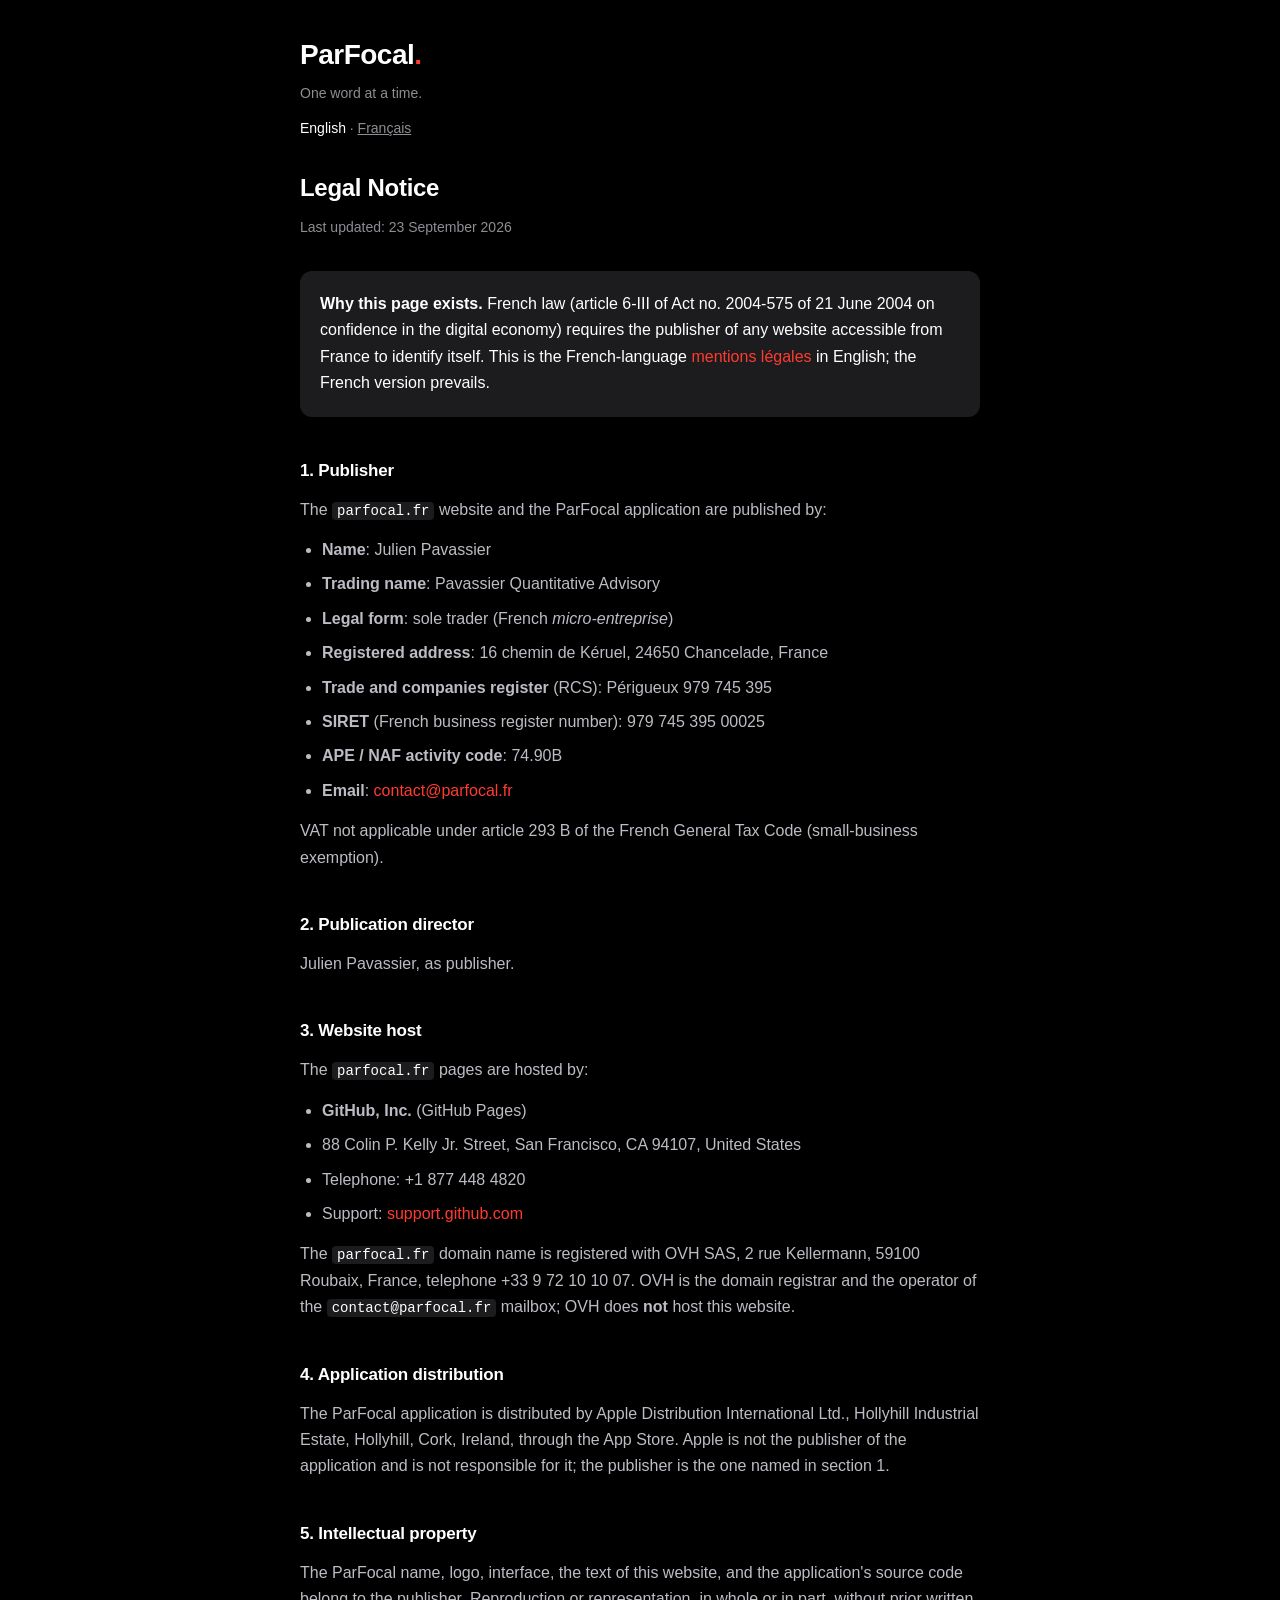
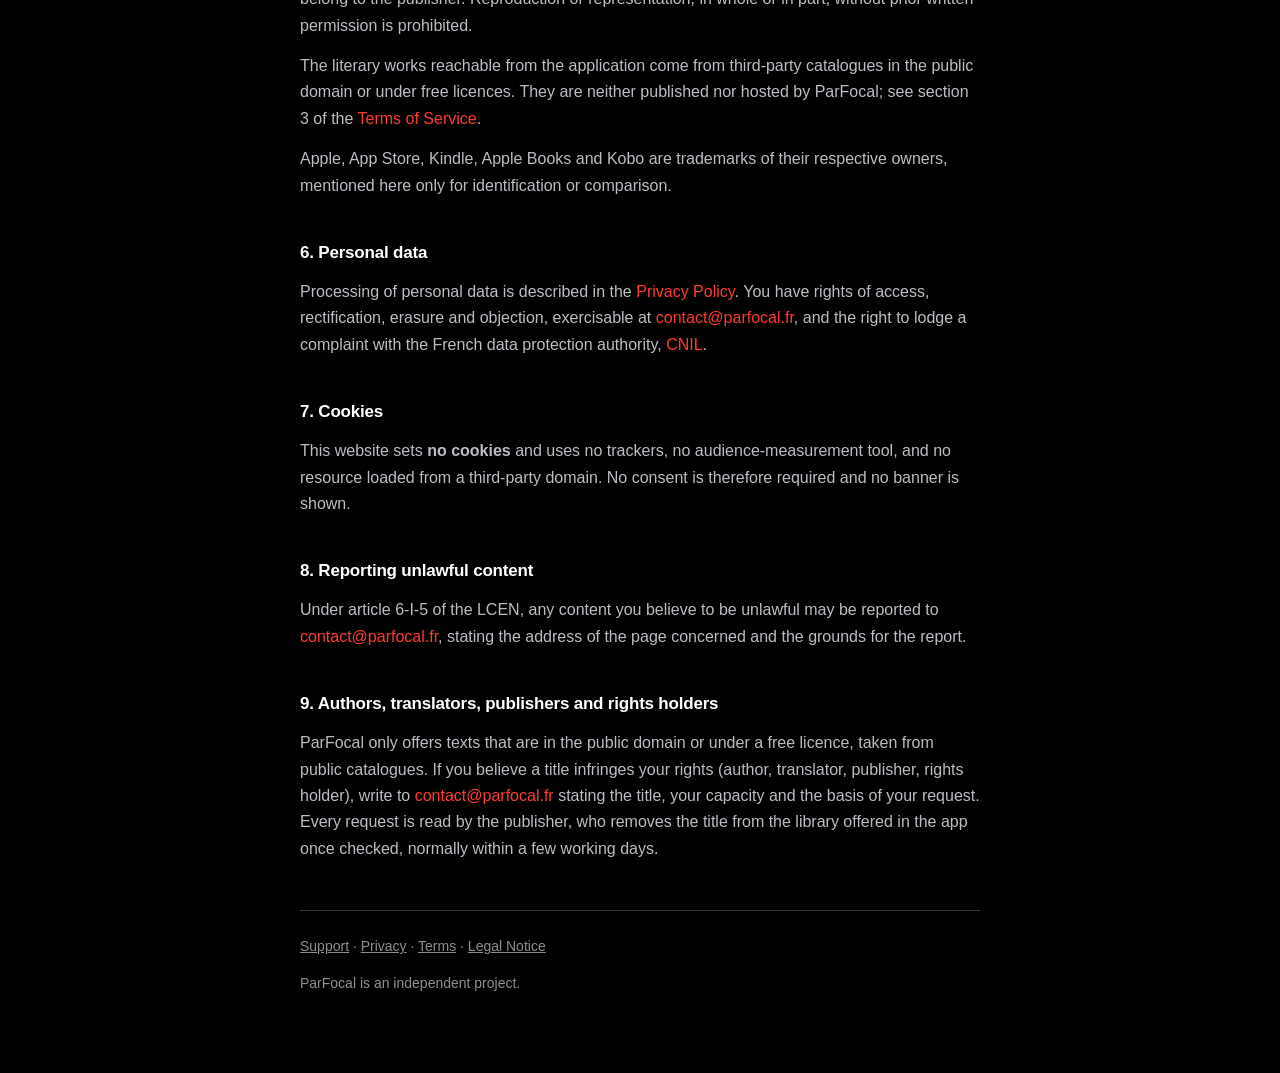
<file: legal-notice.html>
<!DOCTYPE html>
<html lang="en">
<head>
<meta charset="utf-8">
<meta name="viewport" content="width=device-width, initial-scale=1">
<title>ParFocal — Legal Notice</title>
<meta name="description" content="ParFocal legal notice: publisher, publication director, and host of the parfocal.fr website.">
<link rel="canonical" href="https://parfocal.fr/legal-notice.html">
<link rel="alternate" hreflang="en" href="https://parfocal.fr/legal-notice.html">
<link rel="alternate" hreflang="fr" href="https://parfocal.fr/mentions-legales.html">
<meta property="og:type" content="website">
<meta property="og:site_name" content="ParFocal">
<meta property="og:title" content="ParFocal — Legal Notice">
<meta property="og:description" content="ParFocal legal notice: publisher, publication director, and host of the parfocal.fr website.">
<meta property="og:url" content="https://parfocal.fr/legal-notice.html">
<meta property="og:locale" content="en_GB">
<meta property="og:image" content="https://parfocal.fr/og-image.png">
<meta property="og:image:width" content="1200">
<meta property="og:image:height" content="630">
<meta property="og:image:alt" content="The ParFocal icon: a white lens around a red dot, on a red-to-black gradient.">
<meta name="twitter:card" content="summary_large_image">
<link rel="icon" href="favicon.png" sizes="any">
<link rel="apple-touch-icon" href="apple-touch-icon.png">
<link rel="stylesheet" href="_style.css">
</head>
<body>
<main>
  <p class="brand">ParFocal<span>.</span></p>
  <p class="tagline">One word at a time.</p>

  <nav class="lang" aria-label="Language">
    <span aria-current="true">English</span> ·
    <a href="mentions-legales.html" hreflang="fr">Français</a>
  </nav>

  <h1>Legal Notice</h1>
  <p class="updated">Last updated: 23 September 2026</p>

  <div class="lede">
    <p><strong>Why this page exists.</strong> French law (article 6-III of Act
    no. 2004-575 of 21 June 2004 on confidence in the digital economy) requires
    the publisher of any website accessible from France to identify itself.
    This is the French-language <a href="mentions-legales.html">mentions
    légales</a> in English; the French version prevails.</p>
  </div>

  <h2>1. Publisher</h2>
  <p>The <code>parfocal.fr</code> website and the ParFocal application are
  published by:</p>
  <ul>
    <li><strong>Name</strong>: Julien Pavassier</li>
    <li><strong>Trading name</strong>: Pavassier Quantitative Advisory</li>
    <li><strong>Legal form</strong>: sole trader (French <em>micro-entreprise</em>)</li>
    <li><strong>Registered address</strong>: 16 chemin de Kéruel, 24650 Chancelade, France</li>
    <li><strong>Trade and companies register</strong> (RCS): Périgueux 979 745 395</li>
    <li><strong>SIRET</strong> (French business register number): 979 745 395 00025</li>
    <li><strong>APE / NAF activity code</strong>: 74.90B</li>
    <li><strong>Email</strong>:
    <a href="mailto:contact@parfocal.fr">contact@parfocal.fr</a></li>
  </ul>
  <p>VAT not applicable under article 293 B of the French General Tax Code
  (small-business exemption).</p>

  <h2>2. Publication director</h2>
  <p>Julien Pavassier, as publisher.</p>

  <h2>3. Website host</h2>
  <p>The <code>parfocal.fr</code> pages are hosted by:</p>
  <ul>
    <li><strong>GitHub, Inc.</strong> (GitHub Pages)</li>
    <li>88 Colin P. Kelly Jr. Street, San Francisco, CA 94107, United States</li>
    <li>Telephone: +1 877 448 4820</li>
    <li>Support: <a href="https://support.github.com">support.github.com</a></li>
  </ul>
  <p>The <code>parfocal.fr</code> domain name is registered with OVH SAS,
  2 rue Kellermann, 59100 Roubaix, France, telephone +33 9 72 10 10 07. OVH is
  the domain registrar and the operator of the <code>contact@parfocal.fr</code>
  mailbox; OVH does <strong>not</strong> host this website.</p>

  <h2>4. Application distribution</h2>
  <p>The ParFocal application is distributed by Apple Distribution
  International Ltd., Hollyhill Industrial Estate, Hollyhill, Cork, Ireland,
  through the App Store. Apple is not the publisher of the application and is
  not responsible for it; the publisher is the one named in section 1.</p>

  <h2>5. Intellectual property</h2>
  <p>The ParFocal name, logo, interface, the text of this website, and the
  application's source code belong to the publisher. Reproduction or
  representation, in whole or in part, without prior written permission is
  prohibited.</p>
  <p>The literary works reachable from the application come from third-party
  catalogues in the public domain or under free licences. They are neither
  published nor hosted by ParFocal; see section 3 of the
  <a href="terms.html">Terms of Service</a>.</p>
  <p>Apple, App Store, Kindle, Apple Books and Kobo are trademarks of their
  respective owners, mentioned here only for identification or comparison.</p>

  <h2>6. Personal data</h2>
  <p>Processing of personal data is described in the
  <a href="privacy.html">Privacy Policy</a>. You have rights of access,
  rectification, erasure and objection, exercisable at
  <a href="mailto:contact@parfocal.fr">contact@parfocal.fr</a>, and the right to
  lodge a complaint with the French data protection authority,
  <a href="https://www.cnil.fr">CNIL</a>.</p>

  <h2>7. Cookies</h2>
  <p>This website sets <strong>no cookies</strong> and uses no trackers, no
  audience-measurement tool, and no resource loaded from a third-party domain.
  No consent is therefore required and no banner is shown.</p>

  <h2>8. Reporting unlawful content</h2>
  <p>Under article 6-I-5 of the LCEN, any content you believe to be unlawful
  may be reported to
  <a href="mailto:contact@parfocal.fr">contact@parfocal.fr</a>, stating the
  address of the page concerned and the grounds for the report.</p>

  <h2>9. Authors, translators, publishers and rights holders</h2>
  <p>ParFocal only offers texts that are in the public domain or under a free
  licence, taken from public catalogues. If you believe a title infringes your
  rights (author, translator, publisher, rights holder), write to
  <a href="mailto:contact@parfocal.fr">contact@parfocal.fr</a> stating the
  title, your capacity and the basis of your request. Every request is read by
  the publisher, who removes the title from the library offered in the app once
  checked, normally within a few working days.</p>

  <hr>
  <footer>
    <p><a href="support.html">Support</a> ·
    <a href="privacy.html">Privacy</a> ·
    <a href="terms.html">Terms</a> ·
    <a href="legal-notice.html">Legal Notice</a></p>
    <p>ParFocal is an independent project.</p>
  </footer>
</main>
</body>
</html>
</file>
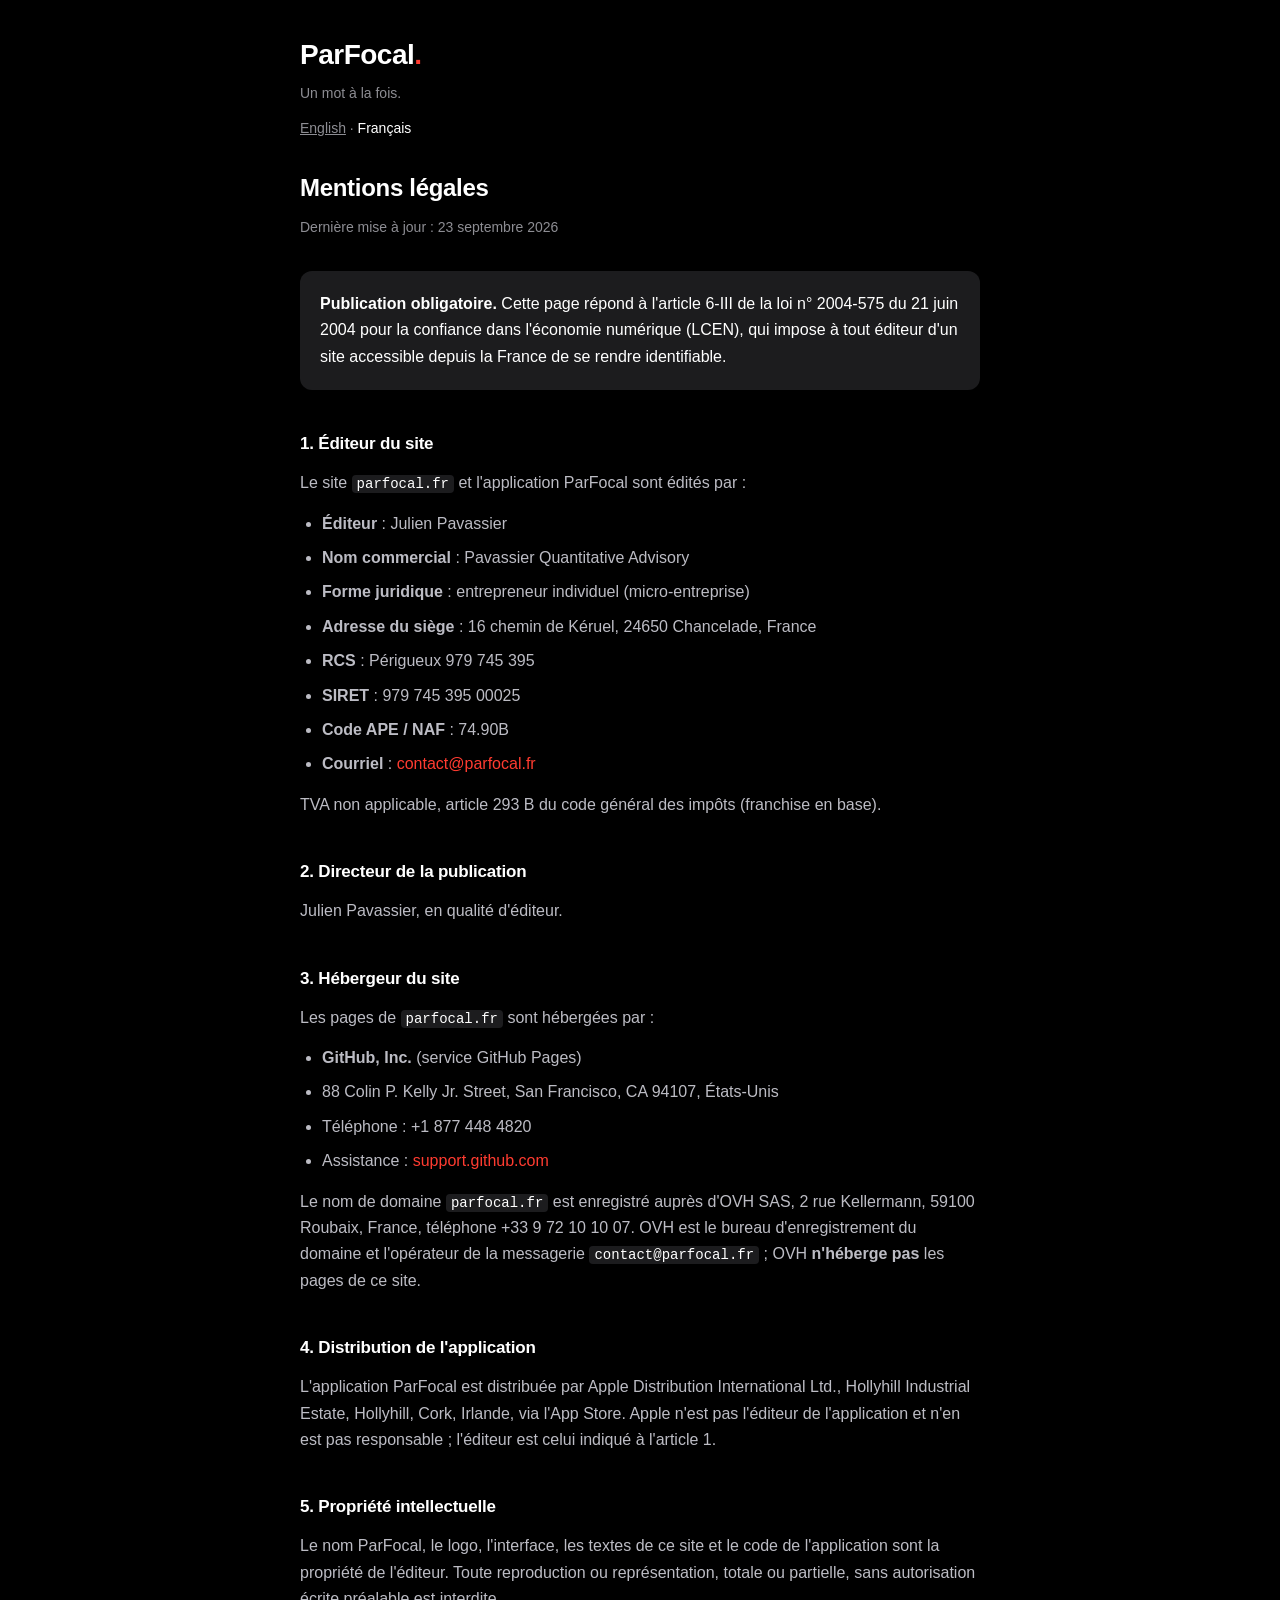
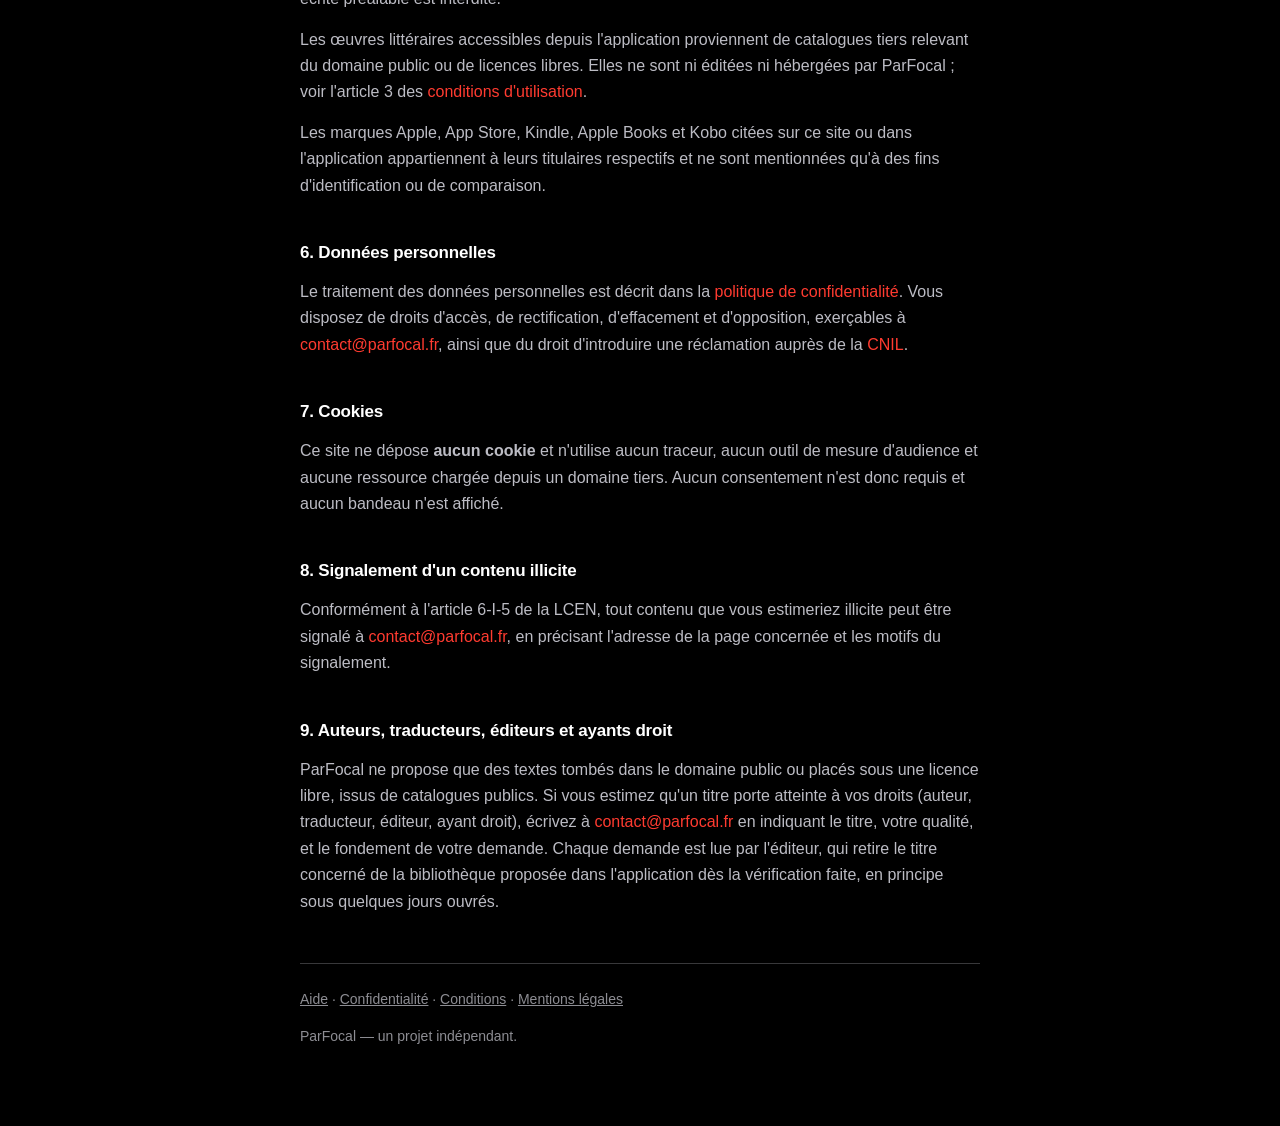
<file: mentions-legales.html>
<!DOCTYPE html>
<html lang="fr">
<head>
<meta charset="utf-8">
<meta name="viewport" content="width=device-width, initial-scale=1">
<title>ParFocal — Mentions légales</title>
<meta name="description" content="Mentions légales de ParFocal : éditeur, directeur de la publication et hébergeur du site parfocal.fr.">
<link rel="canonical" href="https://parfocal.fr/mentions-legales.html">
<link rel="alternate" hreflang="en" href="https://parfocal.fr/legal-notice.html">
<link rel="alternate" hreflang="fr" href="https://parfocal.fr/mentions-legales.html">
<meta property="og:type" content="website">
<meta property="og:site_name" content="ParFocal">
<meta property="og:title" content="ParFocal — Mentions légales">
<meta property="og:description" content="Mentions légales de ParFocal : éditeur, directeur de la publication et hébergeur du site parfocal.fr.">
<meta property="og:url" content="https://parfocal.fr/mentions-legales.html">
<meta property="og:locale" content="fr_FR">
<meta property="og:image" content="https://parfocal.fr/og-image.png">
<meta property="og:image:width" content="1200">
<meta property="og:image:height" content="630">
<meta property="og:image:alt" content="The ParFocal icon: a white lens around a red dot, on a red-to-black gradient.">
<meta name="twitter:card" content="summary_large_image">
<link rel="icon" href="favicon.png" sizes="any">
<link rel="apple-touch-icon" href="apple-touch-icon.png">
<link rel="stylesheet" href="_style.css">
</head>
<body>
<main>
  <p class="brand">ParFocal<span>.</span></p>
  <p class="tagline">Un mot à la fois.</p>

  <nav class="lang" aria-label="Langue">
    <a href="legal-notice.html" hreflang="en">English</a> ·
    <span aria-current="true">Français</span>
  </nav>

  <h1>Mentions légales</h1>
  <p class="updated">Dernière mise à jour : 23 septembre 2026</p>

  <div class="lede">
    <p><strong>Publication obligatoire.</strong> Cette page répond à l'article
    6-III de la loi n° 2004-575 du 21 juin 2004 pour la confiance dans
    l'économie numérique (LCEN), qui impose à tout éditeur d'un site accessible
    depuis la France de se rendre identifiable.</p>
  </div>

  <h2>1. Éditeur du site</h2>
  <p>Le site <code>parfocal.fr</code> et l'application ParFocal sont édités par :</p>
  <ul>
    <li><strong>Éditeur</strong> : Julien Pavassier</li>
    <li><strong>Nom commercial</strong> : Pavassier Quantitative Advisory</li>
    <li><strong>Forme juridique</strong> : entrepreneur individuel (micro-entreprise)</li>
    <li><strong>Adresse du siège</strong> : 16 chemin de Kéruel, 24650 Chancelade, France</li>
    <li><strong>RCS</strong> : Périgueux 979 745 395</li>
    <li><strong>SIRET</strong> : 979 745 395 00025</li>
    <li><strong>Code APE / NAF</strong> : 74.90B</li>
    <li><strong>Courriel</strong> :
    <a href="mailto:contact@parfocal.fr">contact@parfocal.fr</a></li>
  </ul>
  <p>TVA non applicable, article 293 B du code général des impôts (franchise en
  base).</p>

  <h2>2. Directeur de la publication</h2>
  <p>Julien Pavassier, en qualité d'éditeur.</p>

  <h2>3. Hébergeur du site</h2>
  <p>Les pages de <code>parfocal.fr</code> sont hébergées par :</p>
  <ul>
    <li><strong>GitHub, Inc.</strong> (service GitHub Pages)</li>
    <li>88 Colin P. Kelly Jr. Street, San Francisco, CA 94107, États-Unis</li>
    <li>Téléphone : +1 877 448 4820</li>
    <li>Assistance : <a href="https://support.github.com">support.github.com</a></li>
  </ul>
  <p>Le nom de domaine <code>parfocal.fr</code> est enregistré auprès d'OVH SAS,
  2 rue Kellermann, 59100 Roubaix, France, téléphone +33 9 72 10 10 07. OVH est
  le bureau d'enregistrement du domaine et l'opérateur de la messagerie
  <code>contact@parfocal.fr</code> ; OVH <strong>n'héberge pas</strong> les pages
  de ce site.</p>

  <h2>4. Distribution de l'application</h2>
  <p>L'application ParFocal est distribuée par Apple Distribution International
  Ltd., Hollyhill Industrial Estate, Hollyhill, Cork, Irlande, via l'App Store.
  Apple n'est pas l'éditeur de l'application et n'en est pas responsable ;
  l'éditeur est celui indiqué à l'article 1.</p>

  <h2>5. Propriété intellectuelle</h2>
  <p>Le nom ParFocal, le logo, l'interface, les textes de ce site et le code de
  l'application sont la propriété de l'éditeur. Toute reproduction ou
  représentation, totale ou partielle, sans autorisation écrite préalable est
  interdite.</p>
  <p>Les œuvres littéraires accessibles depuis l'application proviennent de
  catalogues tiers relevant du domaine public ou de licences libres. Elles ne
  sont ni éditées ni hébergées par ParFocal ; voir l'article 3 des
  <a href="conditions.html">conditions d'utilisation</a>.</p>
  <p>Les marques Apple, App Store, Kindle, Apple Books et Kobo citées sur ce
  site ou dans l'application appartiennent à leurs titulaires respectifs et ne
  sont mentionnées qu'à des fins d'identification ou de comparaison.</p>

  <h2>6. Données personnelles</h2>
  <p>Le traitement des données personnelles est décrit dans la
  <a href="confidentialite.html">politique de confidentialité</a>. Vous disposez
  de droits d'accès, de rectification, d'effacement et d'opposition, exerçables
  à <a href="mailto:contact@parfocal.fr">contact@parfocal.fr</a>, ainsi que du
  droit d'introduire une réclamation auprès de la
  <a href="https://www.cnil.fr">CNIL</a>.</p>

  <h2>7. Cookies</h2>
  <p>Ce site ne dépose <strong>aucun cookie</strong> et n'utilise aucun traceur,
  aucun outil de mesure d'audience et aucune ressource chargée depuis un domaine
  tiers. Aucun consentement n'est donc requis et aucun bandeau n'est affiché.</p>

  <h2>8. Signalement d'un contenu illicite</h2>
  <p>Conformément à l'article 6-I-5 de la LCEN, tout contenu que vous estimeriez
  illicite peut être signalé à
  <a href="mailto:contact@parfocal.fr">contact@parfocal.fr</a>, en précisant
  l'adresse de la page concernée et les motifs du signalement.</p>

  <h2>9. Auteurs, traducteurs, éditeurs et ayants droit</h2>
  <p>ParFocal ne propose que des textes tombés dans le domaine public ou placés
  sous une licence libre, issus de catalogues publics. Si vous estimez qu'un
  titre porte atteinte à vos droits (auteur, traducteur, éditeur, ayant droit),
  écrivez à <a href="mailto:contact@parfocal.fr">contact@parfocal.fr</a> en
  indiquant le titre, votre qualité, et le fondement de votre demande. Chaque
  demande est lue par l'éditeur, qui retire le titre concerné de la
  bibliothèque proposée dans l'application dès la vérification faite, en
  principe sous quelques jours ouvrés.</p>

  <hr>
  <footer>
    <p><a href="aide.html">Aide</a> ·
    <a href="confidentialite.html">Confidentialité</a> ·
    <a href="conditions.html">Conditions</a> ·
    <a href="mentions-legales.html">Mentions légales</a></p>
    <p>ParFocal — un projet indépendant.</p>
  </footer>
</main>
</body>
</html>
</file>
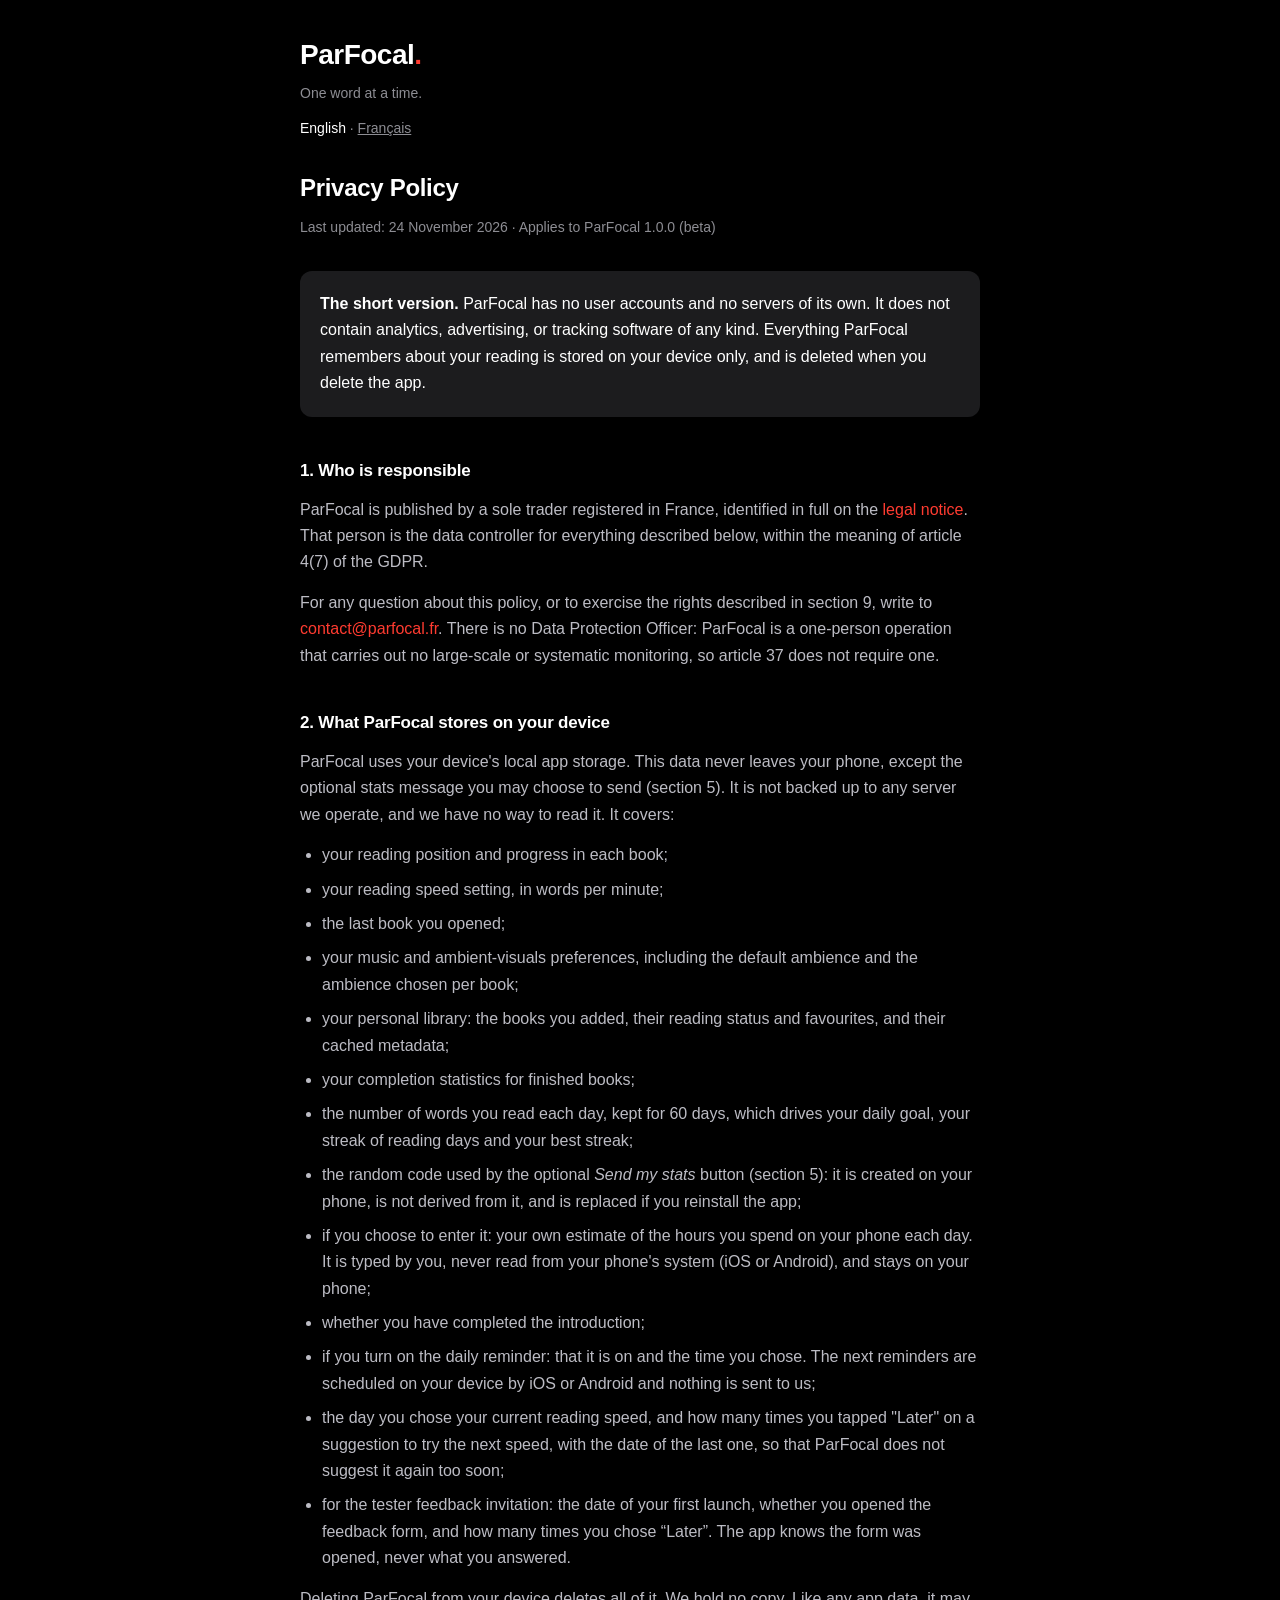
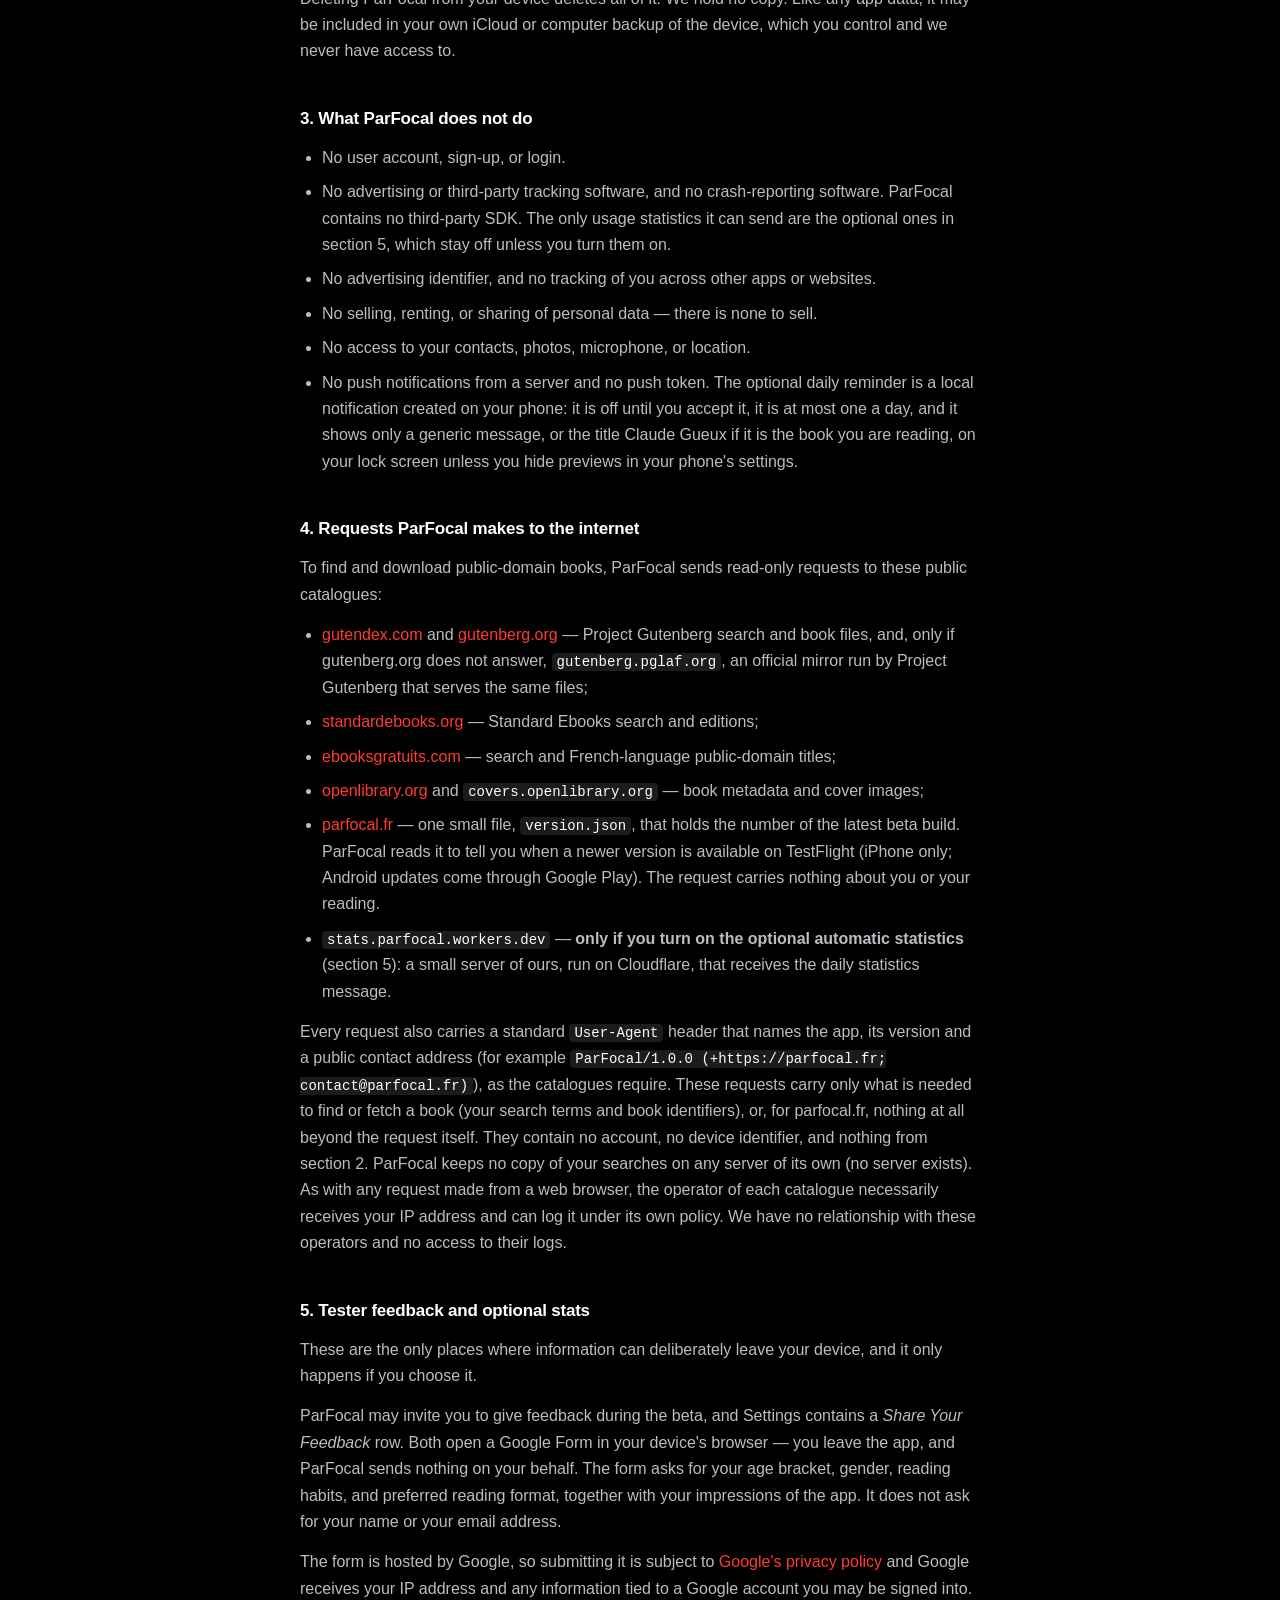
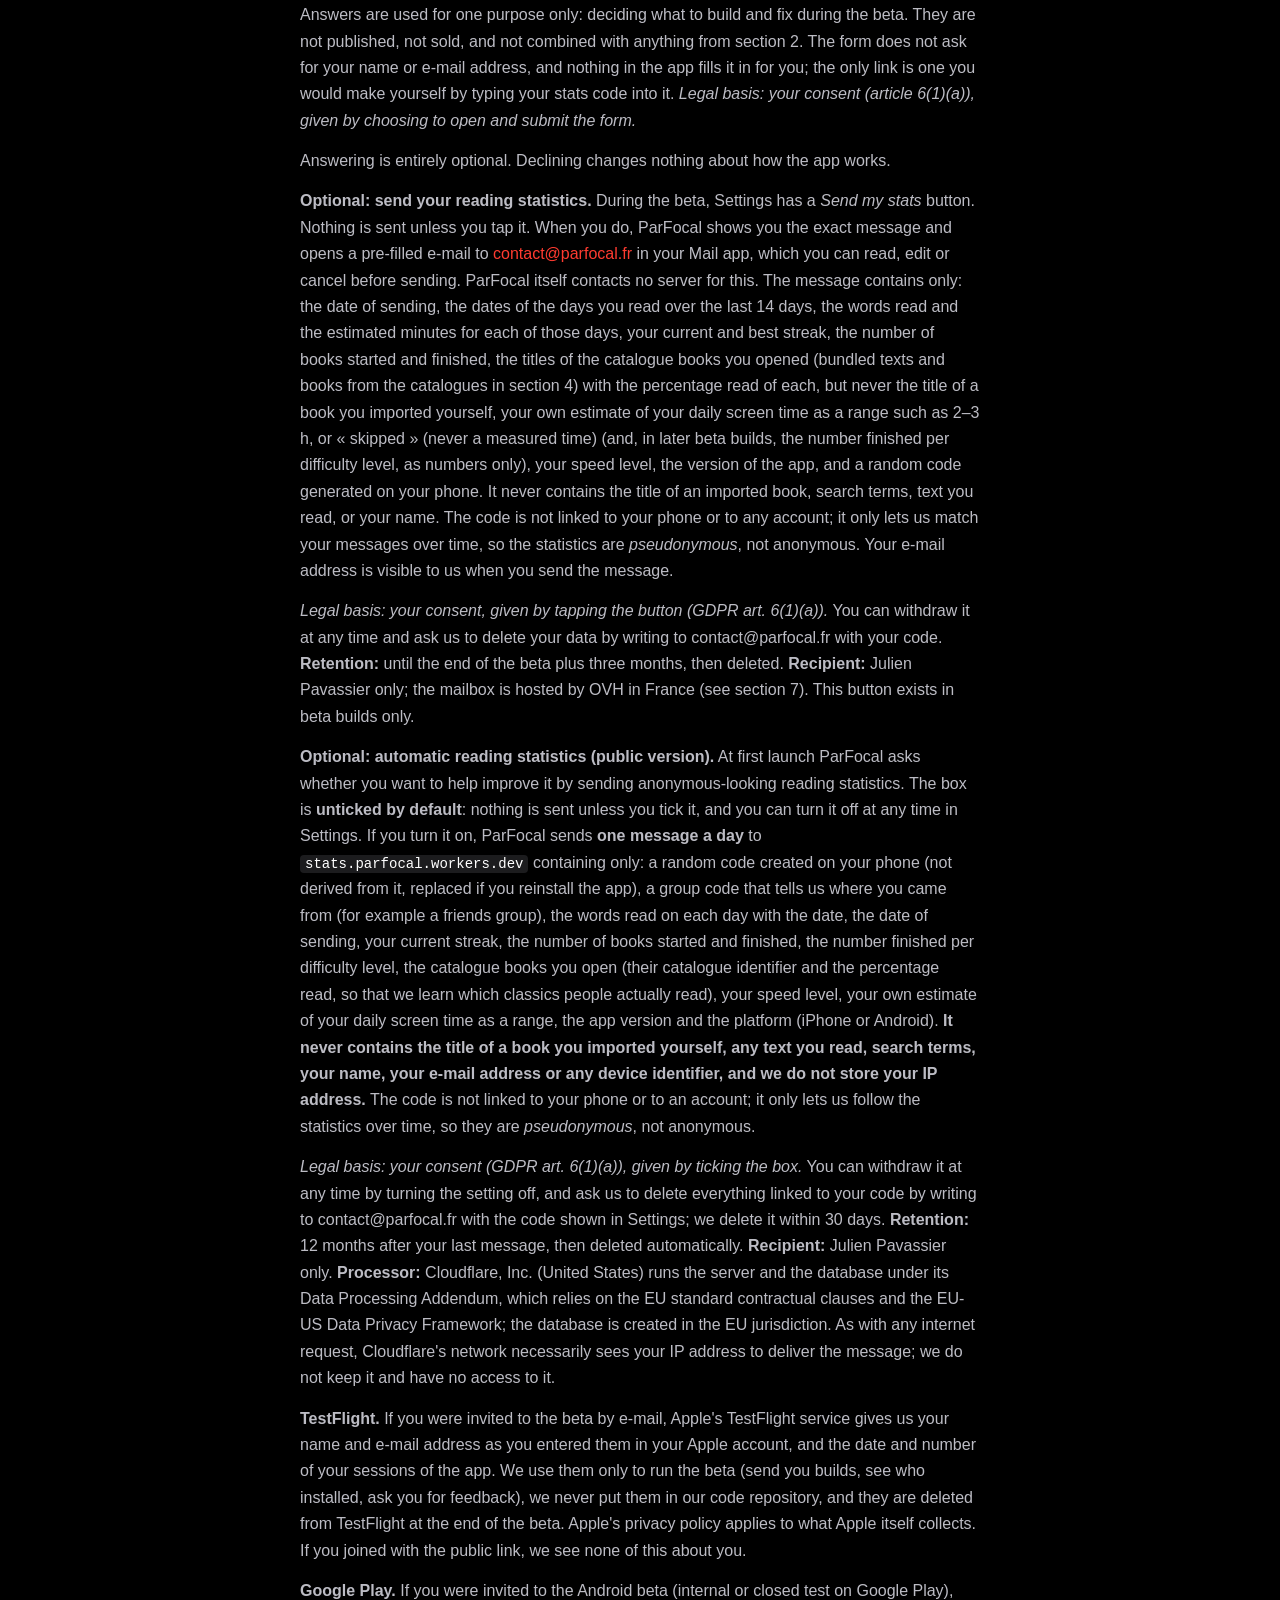
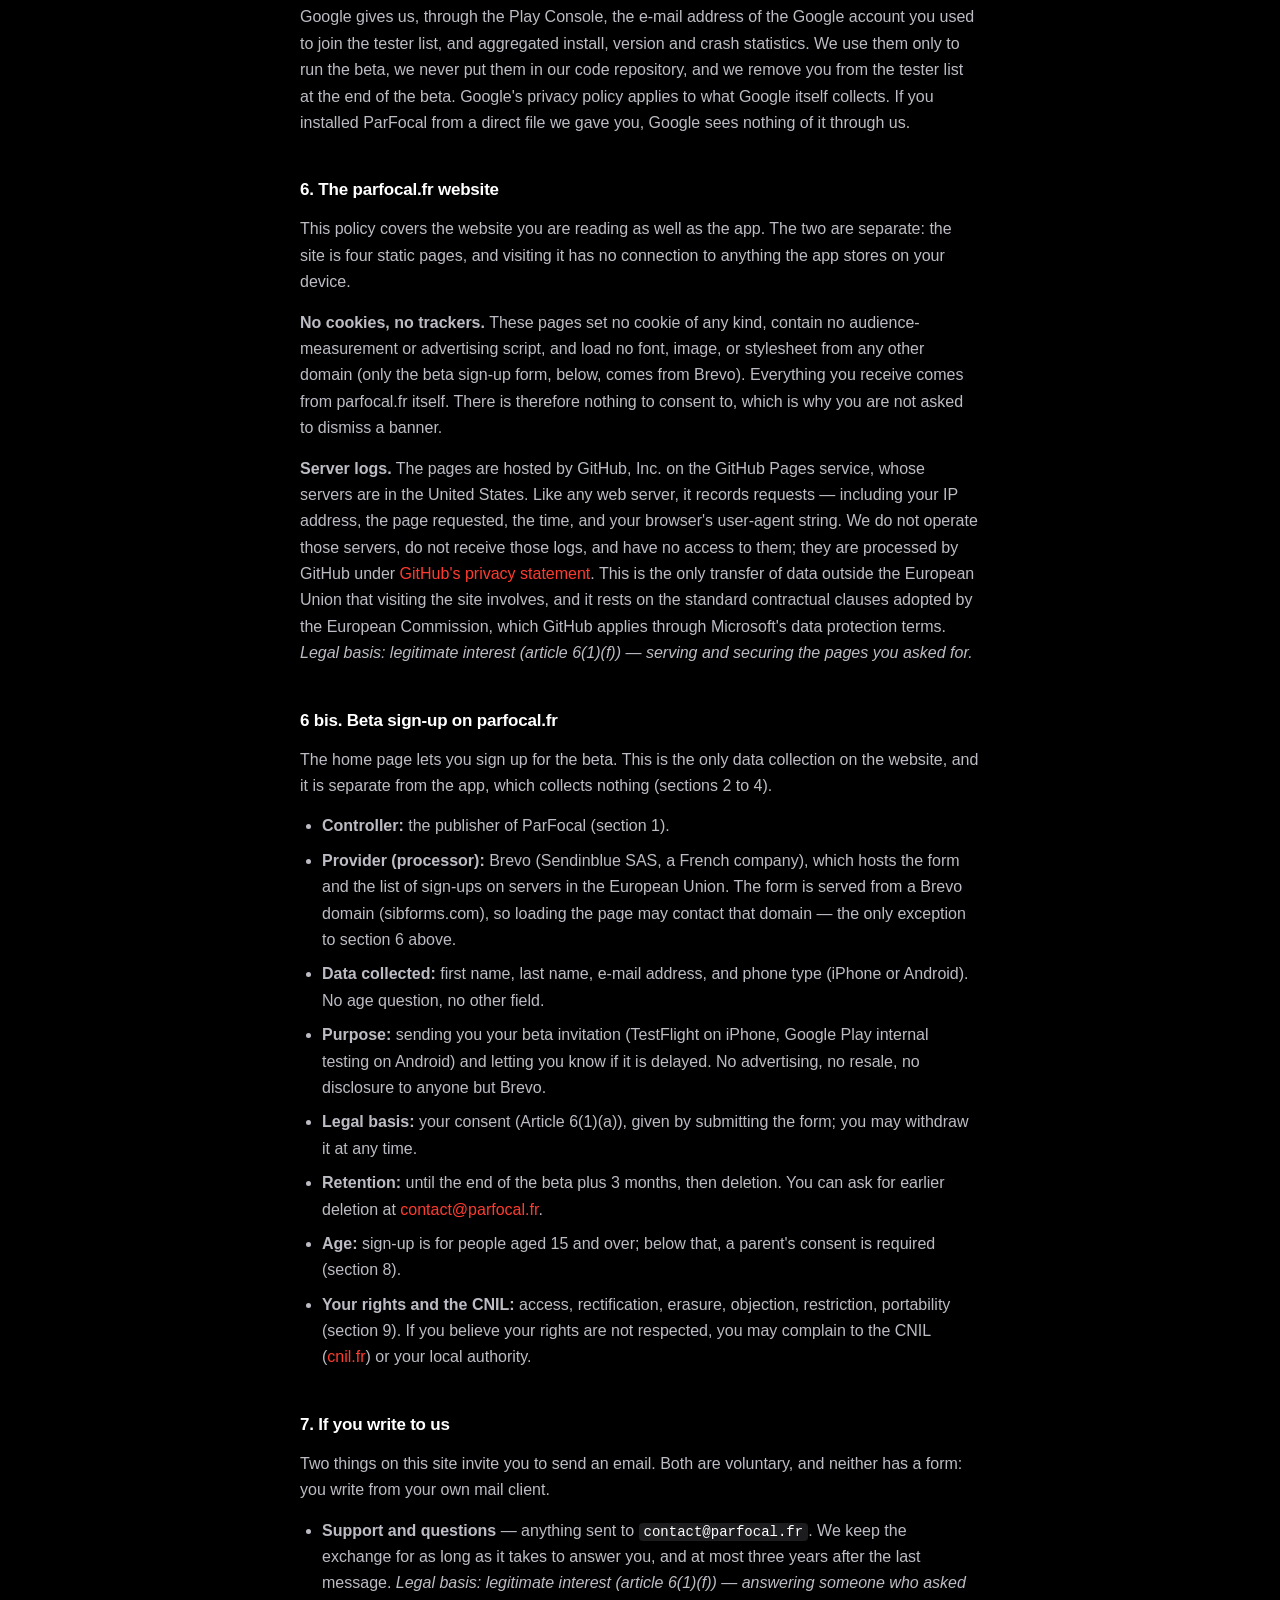
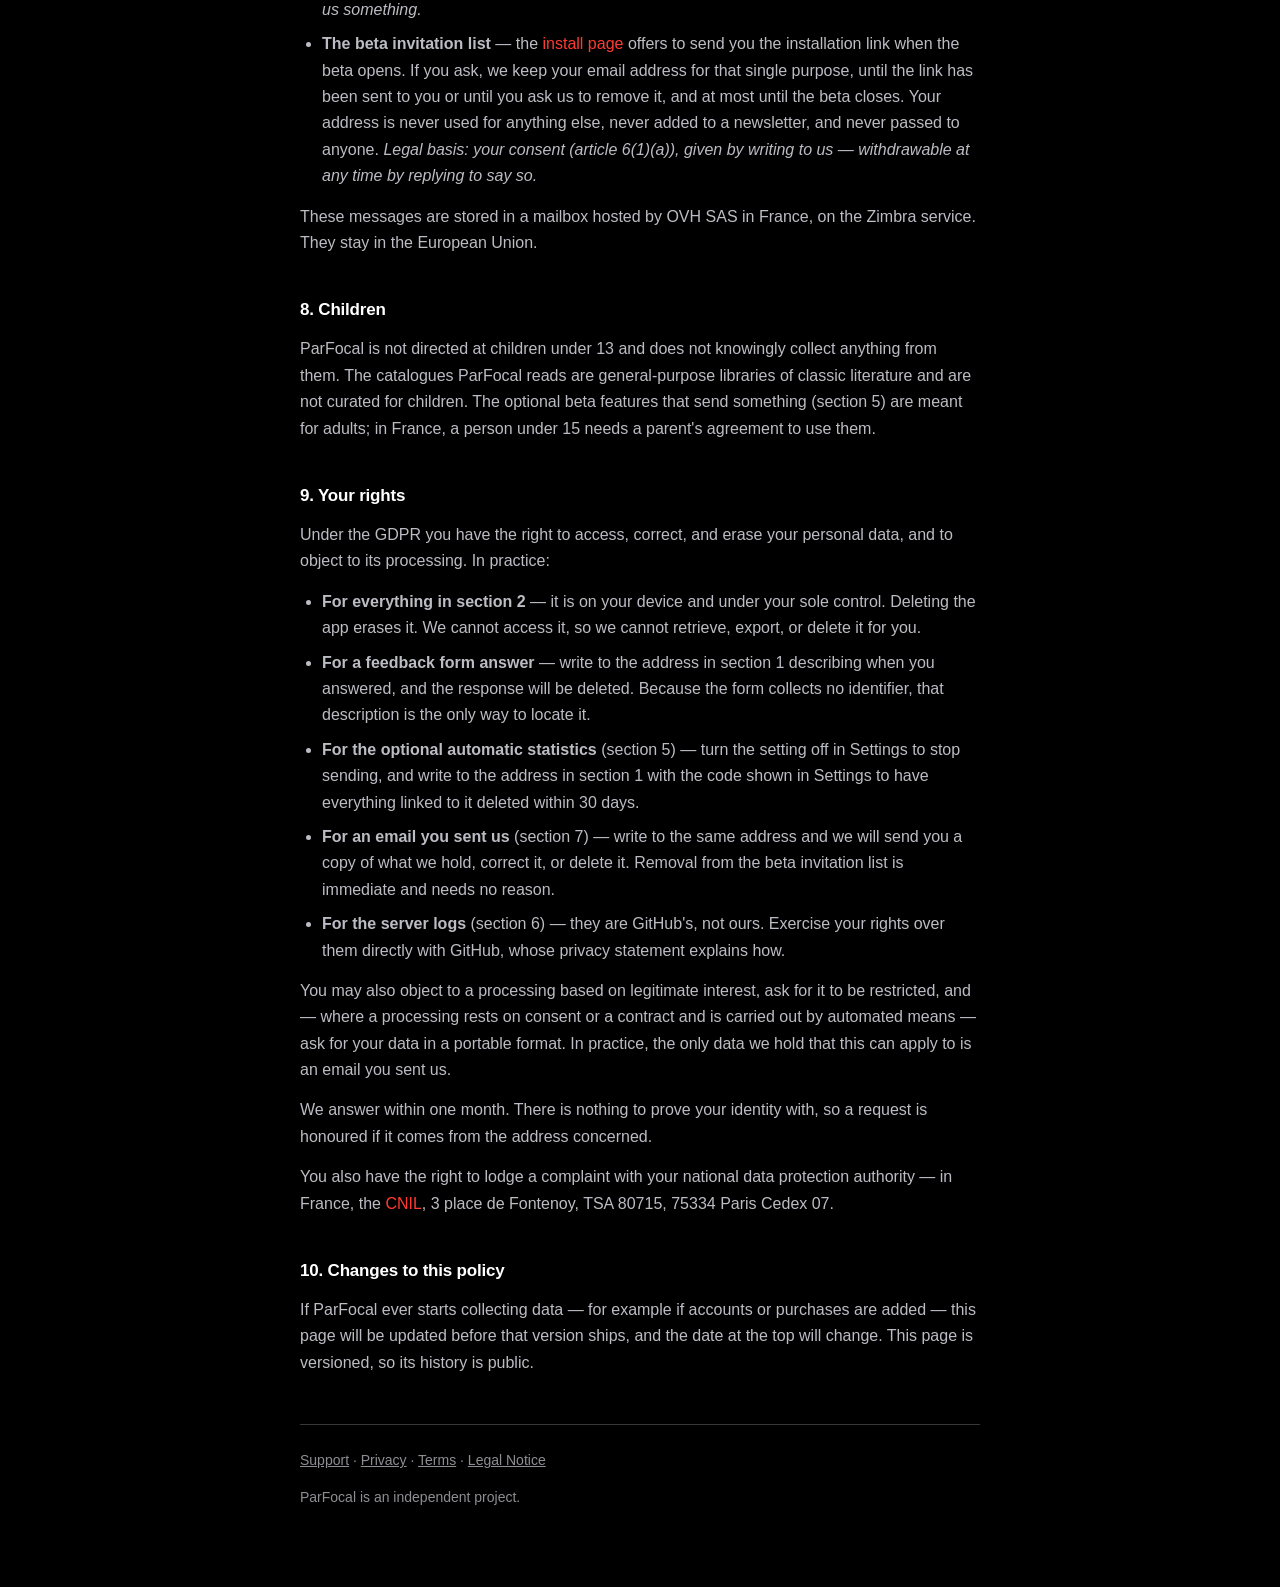
<file: privacy.html>
<!DOCTYPE html>
<html lang="en">
<head>
<meta charset="utf-8">
<meta name="viewport" content="width=device-width, initial-scale=1">
<title>ParFocal — Privacy Policy</title>
<meta name="description" content="ParFocal privacy policy: the app has no accounts, servers or trackers; only the optional beta sign-up on the website collects a name and e-mail.">
<link rel="canonical" href="https://parfocal.fr/privacy.html">
<link rel="alternate" hreflang="en" href="https://parfocal.fr/privacy.html">
<link rel="alternate" hreflang="fr" href="https://parfocal.fr/confidentialite.html">
<meta property="og:type" content="website">
<meta property="og:site_name" content="ParFocal">
<meta property="og:title" content="ParFocal — Privacy Policy">
<meta property="og:description" content="ParFocal privacy policy: the app has no accounts, servers or trackers; only the optional beta sign-up on the website collects a name and e-mail.">
<meta property="og:url" content="https://parfocal.fr/privacy.html">
<meta property="og:locale" content="en_GB">
<meta property="og:image" content="https://parfocal.fr/og-image.png">
<meta property="og:image:width" content="1200">
<meta property="og:image:height" content="630">
<meta property="og:image:alt" content="The ParFocal icon: a white lens around a red dot, on a red-to-black gradient.">
<meta name="twitter:card" content="summary_large_image">
<link rel="icon" href="favicon.png" sizes="any">
<link rel="apple-touch-icon" href="apple-touch-icon.png">
<link rel="stylesheet" href="_style.css">
</head>
<body>
<main>
  <p class="brand">ParFocal<span>.</span></p>
  <p class="tagline">One word at a time.</p>

  <nav class="lang" aria-label="Language">
    <span aria-current="true">English</span> ·
    <a href="confidentialite.html" hreflang="fr">Français</a>
  </nav>

  <h1>Privacy Policy</h1>
  <p class="updated">Last updated: 24 November 2026 · Applies to ParFocal 1.0.0 (beta)</p>

  <div class="lede">
    <p><strong>The short version.</strong> ParFocal has no user accounts and no
    servers of its own. It does not contain analytics, advertising, or tracking
    software of any kind. Everything ParFocal remembers about your reading is
    stored on your device only, and is deleted when you delete the app.</p>
  </div>

  <h2>1. Who is responsible</h2>
  <p>ParFocal is published by a sole trader registered in France, identified in
  full on the <a href="legal-notice.html">legal notice</a>. That person is the
  data controller for everything described below, within the meaning of article
  4(7) of the GDPR.</p>
  <p>For any question about this policy, or to exercise the rights described in
  section 9, write to
  <a href="mailto:contact@parfocal.fr">contact@parfocal.fr</a>. There is no Data
  Protection Officer: ParFocal is a one-person operation that carries out no
  large-scale or systematic monitoring, so article 37 does not require one.</p>

  <h2>2. What ParFocal stores on your device</h2>
  <p>ParFocal uses your device's local app storage. This data never leaves your
  phone, except the optional stats message you may choose to send (section 5). It is not backed up to any server we operate, and we have no way to
  read it. It covers:</p>
  <ul>
    <li>your reading position and progress in each book;</li>
    <li>your reading speed setting, in words per minute;</li>
    <li>the last book you opened;</li>
    <li>your music and ambient-visuals preferences, including the default
    ambience and the ambience chosen per book;</li>
    <li>your personal library: the books you added, their reading status and
    favourites, and their cached metadata;</li>
    <li>your completion statistics for finished books;</li>
    <li>the number of words you read each day, kept for 60 days, which drives
    your daily goal, your streak of reading days and your best streak;</li>
    <li>the random code used by the optional <em>Send my stats</em> button (section 5): it is created on your phone, is not derived from it, and is replaced if you reinstall the app;</li>
    <li>if you choose to enter it: your own estimate of the hours you spend on your phone each day. It is typed by you, never read from your phone's system (iOS or Android), and stays on your phone;</li>
    <li>whether you have completed the introduction;</li>
    <li>if you turn on the daily reminder: that it is on and the time you chose. The next reminders are
    scheduled on your device by iOS or Android and nothing is sent to us;</li>
    <li>the day you chose your current reading speed, and how many times you tapped
    "Later" on a suggestion to try the next speed, with the date of the last one,
    so that ParFocal does not suggest it again too soon;</li>
    <li>for the tester feedback invitation: the date of your first launch,
    whether you opened the feedback form, and how many times you chose
    &ldquo;Later&rdquo;. The app knows the form was opened, never what you
    answered.</li>
  </ul>
  <p>Deleting ParFocal from your device deletes all of it. We hold no copy. Like
  any app data, it may be included in your own iCloud or computer backup of the
  device, which you control and we never have access to.</p>

  <h2>3. What ParFocal does not do</h2>
  <ul>
    <li>No user account, sign-up, or login.</li>
    <li>No advertising or third-party tracking software, and no crash-reporting software.
    ParFocal contains no third-party SDK. The only usage statistics it can send are the optional ones in section 5, which stay off unless you turn them on.</li>
    <li>No advertising identifier, and no tracking of you across other apps or
    websites.</li>
    <li>No selling, renting, or sharing of personal data — there is none to
    sell.</li>
    <li>No access to your contacts, photos, microphone, or location.</li>
    <li>No push notifications from a server and no push token. The optional daily
    reminder is a local notification created on your phone: it is off until you
    accept it, it is at most one a day, and it shows only a generic message, or the
    title Claude Gueux if it is the book you are reading, on your lock screen unless
    you hide previews in your phone's settings.</li>
  </ul>

  <h2>4. Requests ParFocal makes to the internet</h2>
  <p>To find and download public-domain books, ParFocal sends read-only requests
  to these public catalogues:</p>
  <ul>
    <li><a href="https://gutendex.com">gutendex.com</a> and
    <a href="https://www.gutenberg.org">gutenberg.org</a> — Project Gutenberg
    search and book files, and, only if gutenberg.org does not answer,
    <code>gutenberg.pglaf.org</code>, an official mirror run by Project Gutenberg that serves the same files;</li>
    <li><a href="https://standardebooks.org">standardebooks.org</a> — Standard
    Ebooks search and editions;</li>
    <li><a href="https://www.ebooksgratuits.com">ebooksgratuits.com</a> —
    search and French-language public-domain titles;</li>
    <li><a href="https://openlibrary.org">openlibrary.org</a> and
    <code>covers.openlibrary.org</code> — book metadata and cover images;</li>
    <li><a href="https://parfocal.fr">parfocal.fr</a> — one small file, <code>version.json</code>, that holds the number of the latest beta build. ParFocal reads it to tell you when a newer version is available on TestFlight (iPhone only; Android updates come through Google Play). The request carries nothing about you or your reading.</li>
    <li><code>stats.parfocal.workers.dev</code> — <strong>only if you turn on the optional automatic statistics</strong> (section 5): a small server of ours, run on Cloudflare, that receives the daily statistics message.</li>
  </ul>
  <p>Every request also carries a standard <code>User-Agent</code> header that names the app, its version and a public contact address (for example <code>ParFocal/1.0.0 (+https://parfocal.fr; contact@parfocal.fr)</code>), as the catalogues require. These requests carry only what is needed to find or fetch a book (your
  search terms and book identifiers), or, for parfocal.fr, nothing at all beyond the request itself. They contain no account, no device
  identifier, and nothing from section 2. ParFocal keeps no copy of your searches on any server of its own (no server exists). As with any request made from a web
  browser, the operator of each catalogue necessarily receives your IP address
  and can log it under its own policy. We have no relationship with these
  operators and no access to their logs.</p>

  <h2>5. Tester feedback and optional stats</h2>
  <p>These are the only places where information can deliberately leave your
  device, and it only happens if you choose it.</p>
  <p>ParFocal may invite you to give feedback during the beta, and Settings
  contains a <em>Share Your Feedback</em> row. Both open a Google Form in your
  device's browser — you leave the app, and ParFocal sends nothing on your behalf.
  The form asks for your age bracket, gender, reading habits, and preferred
  reading format, together with your impressions of the app. It does not ask
  for your name or your email address.</p>
  <p>The form is hosted by Google, so submitting it is subject to
  <a href="https://policies.google.com/privacy">Google's privacy policy</a> and
  Google receives your IP address and any information tied to a Google account
  you may be signed into. Answers are used for one purpose only: deciding what
  to build and fix during the beta. They are not published, not sold, and not
  combined with anything from section 2. The form does not ask for your name
  or e-mail address, and nothing in the app fills it in for you; the only link is one you
  would make yourself by typing your stats code into it.
  <em>Legal basis: your consent (article 6(1)(a)), given by choosing to open and
  submit the form.</em></p>
  <p>Answering is entirely optional. Declining changes nothing about how the
  app works.</p>

  <p><strong>Optional: send your reading statistics.</strong> During the beta, Settings
  has a <em>Send my stats</em> button. Nothing is sent unless you tap it. When you do,
  ParFocal shows you the exact message and opens a pre-filled e-mail to
  <a href="mailto:contact@parfocal.fr">contact@parfocal.fr</a> in your Mail app, which you can read, edit or cancel before
  sending. ParFocal itself contacts no server for this. The message contains only: the date of sending, the dates of the days you read
  over the last 14 days, the words read and the estimated minutes for each of those days, your current and best
  streak, the number of books started and finished, the titles of the catalogue books you opened (bundled texts and books from the catalogues in section 4) with the percentage read of each, but never the title of a book you imported yourself, your own estimate of your daily screen time as a range such as 2–3 h, or « skipped » (never a measured time) (and, in later beta builds, the number finished per
  difficulty level, as numbers only), your speed level, the version of the app, and a random code generated on
  your phone. It never contains the title of an imported book, search terms, text you read, or your name. The code is not linked
  to your phone or to any account; it only lets us match your messages over time, so the statistics are
  <em>pseudonymous</em>, not anonymous. Your e-mail address is visible to us when you send the message.</p>
  <p><em>Legal basis: your consent, given by tapping the button (GDPR art. 6(1)(a)).</em>
  You can withdraw it at any time and ask us to delete your data by writing to contact@parfocal.fr with your
  code. <strong>Retention:</strong> until the end of the beta plus three months, then deleted.
  <strong>Recipient:</strong> Julien Pavassier only; the mailbox is hosted by OVH in France (see section 7).
  This button exists in beta builds only.</p>
  <p><strong>Optional: automatic reading statistics (public version).</strong> At first launch ParFocal asks whether you want to help improve it by sending anonymous-looking reading statistics. The box is <strong>unticked by default</strong>: nothing is sent unless you tick it, and you can turn it off at any time in Settings. If you turn it on, ParFocal sends <strong>one message a day</strong> to <code>stats.parfocal.workers.dev</code> containing only: a random code created on your phone (not derived from it, replaced if you reinstall the app), a group code that tells us where you came from (for example a friends group), the words read on each day with the date, the date of sending, your current streak, the number of books started and finished, the number finished per difficulty level, the catalogue books you open (their catalogue identifier and the percentage read, so that we learn which classics people actually read), your speed level, your own estimate of your daily screen time as a range, the app version and the platform (iPhone or Android). <strong>It never contains the title of a book you imported yourself, any text you read, search terms, your name, your e-mail address or any device identifier, and we do not store your IP address.</strong> The code is not linked to your phone or to an account; it only lets us follow the statistics over time, so they are <em>pseudonymous</em>, not anonymous.</p>
  <p><em>Legal basis: your consent (GDPR art. 6(1)(a)), given by ticking the box.</em> You can withdraw it at any time by turning the setting off, and ask us to delete everything linked to your code by writing to contact@parfocal.fr with the code shown in Settings; we delete it within 30 days. <strong>Retention:</strong> 12 months after your last message, then deleted automatically. <strong>Recipient:</strong> Julien Pavassier only. <strong>Processor:</strong> Cloudflare, Inc. (United States) runs the server and the database under its Data Processing Addendum, which relies on the EU standard contractual clauses and the EU-US Data Privacy Framework; the database is created in the EU jurisdiction. As with any internet request, Cloudflare's network necessarily sees your IP address to deliver the message; we do not keep it and have no access to it.</p>
  <p><strong>TestFlight.</strong> If you were invited to the beta by e-mail, Apple's TestFlight service gives us your name and e-mail address as you entered them in your Apple account, and the date and number of your sessions of the app. We use them only to run the beta (send you builds, see who installed, ask you for feedback), we never put them in our code repository, and they are deleted from TestFlight at the end of the beta. Apple's privacy policy applies to what Apple itself collects. If you joined with the public link, we see none of this about you.</p>
  <p><strong>Google Play.</strong> If you were invited to the Android beta (internal or closed test on Google Play), Google gives us, through the Play Console, the e-mail address of the Google account you used to join the tester list, and aggregated install, version and crash statistics. We use them only to run the beta, we never put them in our code repository, and we remove you from the tester list at the end of the beta. Google's privacy policy applies to what Google itself collects. If you installed ParFocal from a direct file we gave you, Google sees nothing of it through us.</p>

  <h2>6. The parfocal.fr website</h2>
  <p>This policy covers the website you are reading as well as the app. The two
  are separate: the site is four static pages, and visiting it has no connection
  to anything the app stores on your device.</p>
  <p><strong>No cookies, no trackers.</strong> These pages set no cookie of any
  kind, contain no audience-measurement or advertising script, and load no font,
  image, or stylesheet from any other domain (only the beta sign-up form, below, comes from Brevo). Everything you receive comes from
  parfocal.fr itself. There is therefore nothing to consent to, which is why you
  are not asked to dismiss a banner.</p>
  <p><strong>Server logs.</strong> The pages are hosted by GitHub, Inc. on the
  GitHub Pages service, whose servers are in the United States. Like any web
  server, it records requests — including your IP address, the page requested,
  the time, and your browser's user-agent string. We do not operate those
  servers, do not receive those logs, and have no access to them; they are
  processed by GitHub under
  <a href="https://docs.github.com/site-policy/privacy-policies/github-privacy-statement">GitHub's
  privacy statement</a>. This is the only transfer of data outside the European
  Union that visiting the site involves, and it rests on the standard
  contractual clauses adopted by the European Commission, which GitHub applies
  through Microsoft's data protection terms. <em>Legal basis: legitimate
  interest (article 6(1)(f)) — serving and securing the pages you asked for.</em></p>

  <h2>6 bis. Beta sign-up on parfocal.fr</h2>
  <p>The home page lets you sign up for the beta. This is the only data collection on the website, and it is separate from the app, which collects nothing (sections 2 to 4).</p>
  <ul>
    <li><strong>Controller:</strong> the publisher of ParFocal (section 1).</li>
    <li><strong>Provider (processor):</strong> Brevo (Sendinblue SAS, a French company), which hosts the form and the list of sign-ups on servers in the European Union. The form is served from a Brevo domain (sibforms.com), so loading the page may contact that domain — the only exception to section 6 above.</li>
    <li><strong>Data collected:</strong> first name, last name, e-mail address, and phone type (iPhone or Android). No age question, no other field.</li>
    <li><strong>Purpose:</strong> sending you your beta invitation (TestFlight on iPhone, Google Play internal testing on Android) and letting you know if it is delayed. No advertising, no resale, no disclosure to anyone but Brevo.</li>
    <li><strong>Legal basis:</strong> your consent (Article 6(1)(a)), given by submitting the form; you may withdraw it at any time.</li>
    <li><strong>Retention:</strong> until the end of the beta plus 3 months, then deletion. You can ask for earlier deletion at <a href="mailto:contact@parfocal.fr">contact@parfocal.fr</a>.</li>
    <li><strong>Age:</strong> sign-up is for people aged 15 and over; below that, a parent's consent is required (section 8).</li>
    <li><strong>Your rights and the CNIL:</strong> access, rectification, erasure, objection, restriction, portability (section 9). If you believe your rights are not respected, you may complain to the CNIL (<a href="https://www.cnil.fr">cnil.fr</a>) or your local authority.</li>
  </ul>

  <h2>7. If you write to us</h2>
  <p>Two things on this site invite you to send an email. Both are voluntary,
  and neither has a form: you write from your own mail client.</p>
  <ul>
    <li><strong>Support and questions</strong> — anything sent to
    <code>contact@parfocal.fr</code>. We keep the exchange for as long as it
    takes to answer you, and at most three years after the last message.
    <em>Legal basis: legitimate interest (article 6(1)(f)) — answering someone
    who asked us something.</em></li>
    <li><strong>The beta invitation list</strong> — the
    <a href="app/">install page</a> offers to send you the installation link
    when the beta opens. If you ask, we keep your email address for that single
    purpose, until the link has been sent to you or until you ask us to remove
    it, and at most until the beta closes. Your address is never used for
    anything else, never added to a newsletter, and never passed to anyone.
    <em>Legal basis: your consent (article 6(1)(a)), given by writing to us —
    withdrawable at any time by replying to say so.</em></li>
  </ul>
  <p>These messages are stored in a mailbox hosted by OVH SAS in France, on the
  Zimbra service. They stay in the European Union.</p>

  <h2>8. Children</h2>
  <p>ParFocal is not directed at children under 13 and does not knowingly collect
  anything from them. The catalogues ParFocal reads are general-purpose libraries
  of classic literature and are not curated for children. The optional beta features that send something (section 5) are meant for adults; in France, a person under 15 needs a parent's agreement to use them.</p>

  <h2>9. Your rights</h2>
  <p>Under the GDPR you have the right to access, correct, and erase your
  personal data, and to object to its processing. In practice:</p>
  <ul>
    <li><strong>For everything in section 2</strong> — it is on your device
    and under your sole control. Deleting the app erases it. We cannot access
    it, so we cannot retrieve, export, or delete it for you.</li>
    <li><strong>For a feedback form answer</strong> — write to the address in
    section 1 describing when you answered, and the response will be deleted.
    Because the form collects no identifier, that description is the only way
    to locate it.</li>
    <li><strong>For the optional automatic statistics</strong> (section 5) — turn
    the setting off in Settings to stop sending, and write to the address in
    section 1 with the code shown in Settings to have everything linked to it
    deleted within 30 days.</li>
    <li><strong>For an email you sent us</strong> (section 7) — write to the
    same address and we will send you a copy of what we hold, correct it, or
    delete it. Removal from the beta invitation list is immediate and needs no
    reason.</li>
    <li><strong>For the server logs</strong> (section 6) — they are GitHub's,
    not ours. Exercise your rights over them directly with GitHub, whose privacy
    statement explains how.</li>
  </ul>
  <p>You may also object to a processing based on legitimate interest, ask for
  it to be restricted, and — where a processing rests on consent or a contract
  and is carried out by automated means — ask for your data in a portable
  format. In practice, the only data we hold that this can apply to is an email
  you sent us.</p>
  <p>We answer within one month. There is nothing to prove your identity with,
  so a request is honoured if it comes from the address concerned.</p>
  <p>You also have the right to lodge a complaint with your national data
  protection authority — in France, the
  <a href="https://www.cnil.fr">CNIL</a>, 3 place de Fontenoy, TSA 80715,
  75334 Paris Cedex 07.</p>

  <h2>10. Changes to this policy</h2>
  <p>If ParFocal ever starts collecting data — for example if accounts or
  purchases are added — this page will be updated before that version ships,
  and the date at the top will change. This page is versioned, so its history
  is public.</p>

  <hr>
  <footer>
    <p><a href="support.html">Support</a> ·
    <a href="privacy.html">Privacy</a> ·
    <a href="terms.html">Terms</a> ·
    <a href="legal-notice.html">Legal Notice</a></p>
    <p>ParFocal is an independent project.</p>
  </footer>
</main>
</body>
</html>
</file>
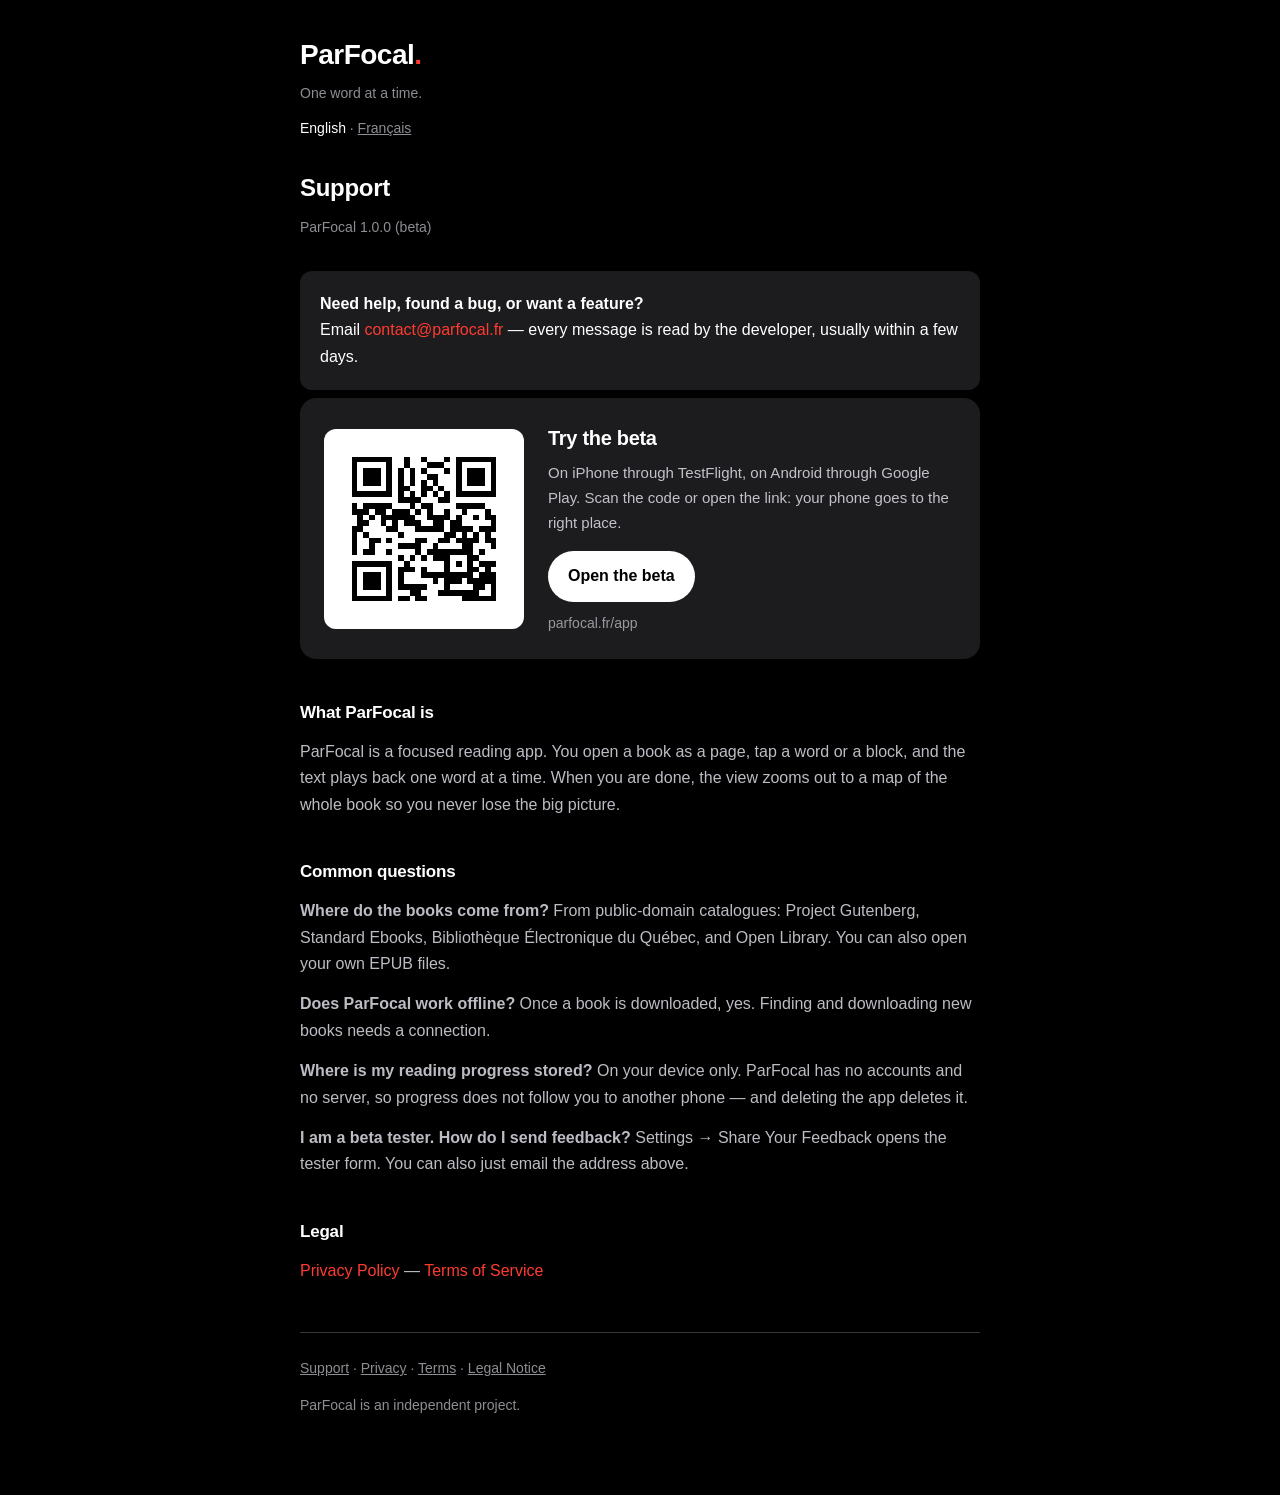
<file: support.html>
<!DOCTYPE html>
<html lang="en">
<head>
<meta charset="utf-8">
<meta name="viewport" content="width=device-width, initial-scale=1">
<title>ParFocal — Support</title>
<meta name="description" content="Help and frequently asked questions about ParFocal, the focused reading app. Contact: contact@parfocal.fr.">
<link rel="canonical" href="https://parfocal.fr/support.html">
<link rel="alternate" hreflang="en" href="https://parfocal.fr/support.html">
<link rel="alternate" hreflang="fr" href="https://parfocal.fr/aide.html">
<meta property="og:type" content="website">
<meta property="og:site_name" content="ParFocal">
<meta property="og:title" content="ParFocal — Support">
<meta property="og:description" content="Help and frequently asked questions about ParFocal, the focused reading app. Contact: contact@parfocal.fr.">
<meta property="og:url" content="https://parfocal.fr/support.html">
<meta property="og:locale" content="en_GB">
<meta property="og:image" content="https://parfocal.fr/og-image.png">
<meta property="og:image:width" content="1200">
<meta property="og:image:height" content="630">
<meta property="og:image:alt" content="The ParFocal icon: a white lens around a red dot, on a red-to-black gradient.">
<meta name="twitter:card" content="summary_large_image">
<link rel="icon" href="favicon.png" sizes="any">
<link rel="apple-touch-icon" href="apple-touch-icon.png">
<link rel="stylesheet" href="_style.css">
</head>
<body>
<main>
  <p class="brand">ParFocal<span>.</span></p>
  <p class="tagline">One word at a time.</p>

  <nav class="lang" aria-label="Language">
    <span aria-current="true">English</span> ·
    <a href="aide.html" hreflang="fr">Français</a>
  </nav>

  <h1>Support</h1>
  <p class="updated">ParFocal 1.0.0 (beta)</p>

  <div class="lede">
    <p><strong>Need help, found a bug, or want a feature?</strong><br>
    Email <a href="mailto:contact@parfocal.fr">contact@parfocal.fr</a> — every
    message is read by the developer, usually within a few days.</p>
  </div>

  <div class="beta">
    <a class="beta__qr" href="app/"><img src="qr-parfocal.svg" width="168" height="168"
       alt="QR code for parfocal.fr/app, the ParFocal beta install link"></a>
    <div>
      <p class="beta__title">Try the beta</p>
      <p class="beta__text">On iPhone through TestFlight, on Android through Google Play. Scan the code or open the link: your phone goes to the right place.</p>
      <a class="btn" href="https://parfocal.fr/app">Open the beta</a>
      <span class="beta__url">parfocal.fr/app</span>
    </div>
  </div>

  <h2>What ParFocal is</h2>
  <p>ParFocal is a focused reading app. You open a book as a page, tap a word or a
  block, and the text plays back one word at a time.
  When you are done, the view zooms out to a map of the whole book so you never
  lose the big picture.</p>

  <h2>Common questions</h2>
  <p><strong>Where do the books come from?</strong> From public-domain
  catalogues: Project Gutenberg, Standard Ebooks, Bibliothèque Électronique du
  Québec, and Open Library. You can also open your own EPUB files.</p>
  <p><strong>Does ParFocal work offline?</strong> Once a book is downloaded, yes.
  Finding and downloading new books needs a connection.</p>
  <p><strong>Where is my reading progress stored?</strong> On your device only.
  ParFocal has no accounts and no server, so progress does not follow you to
  another phone — and deleting the app deletes it.</p>
  <p><strong>I am a beta tester. How do I send feedback?</strong> Settings →
  Share Your Feedback opens the tester form. You can also just email the
  address above.</p>

  <h2>Legal</h2>
  <p><a href="privacy.html">Privacy Policy</a> —
  <a href="terms.html">Terms of Service</a></p>

  <hr>
  <footer>
    <p><a href="support.html">Support</a> ·
    <a href="privacy.html">Privacy</a> ·
    <a href="terms.html">Terms</a> ·
    <a href="legal-notice.html">Legal Notice</a></p>
    <p>ParFocal is an independent project.</p>
  </footer>
</main>
</body>
</html>
</file>
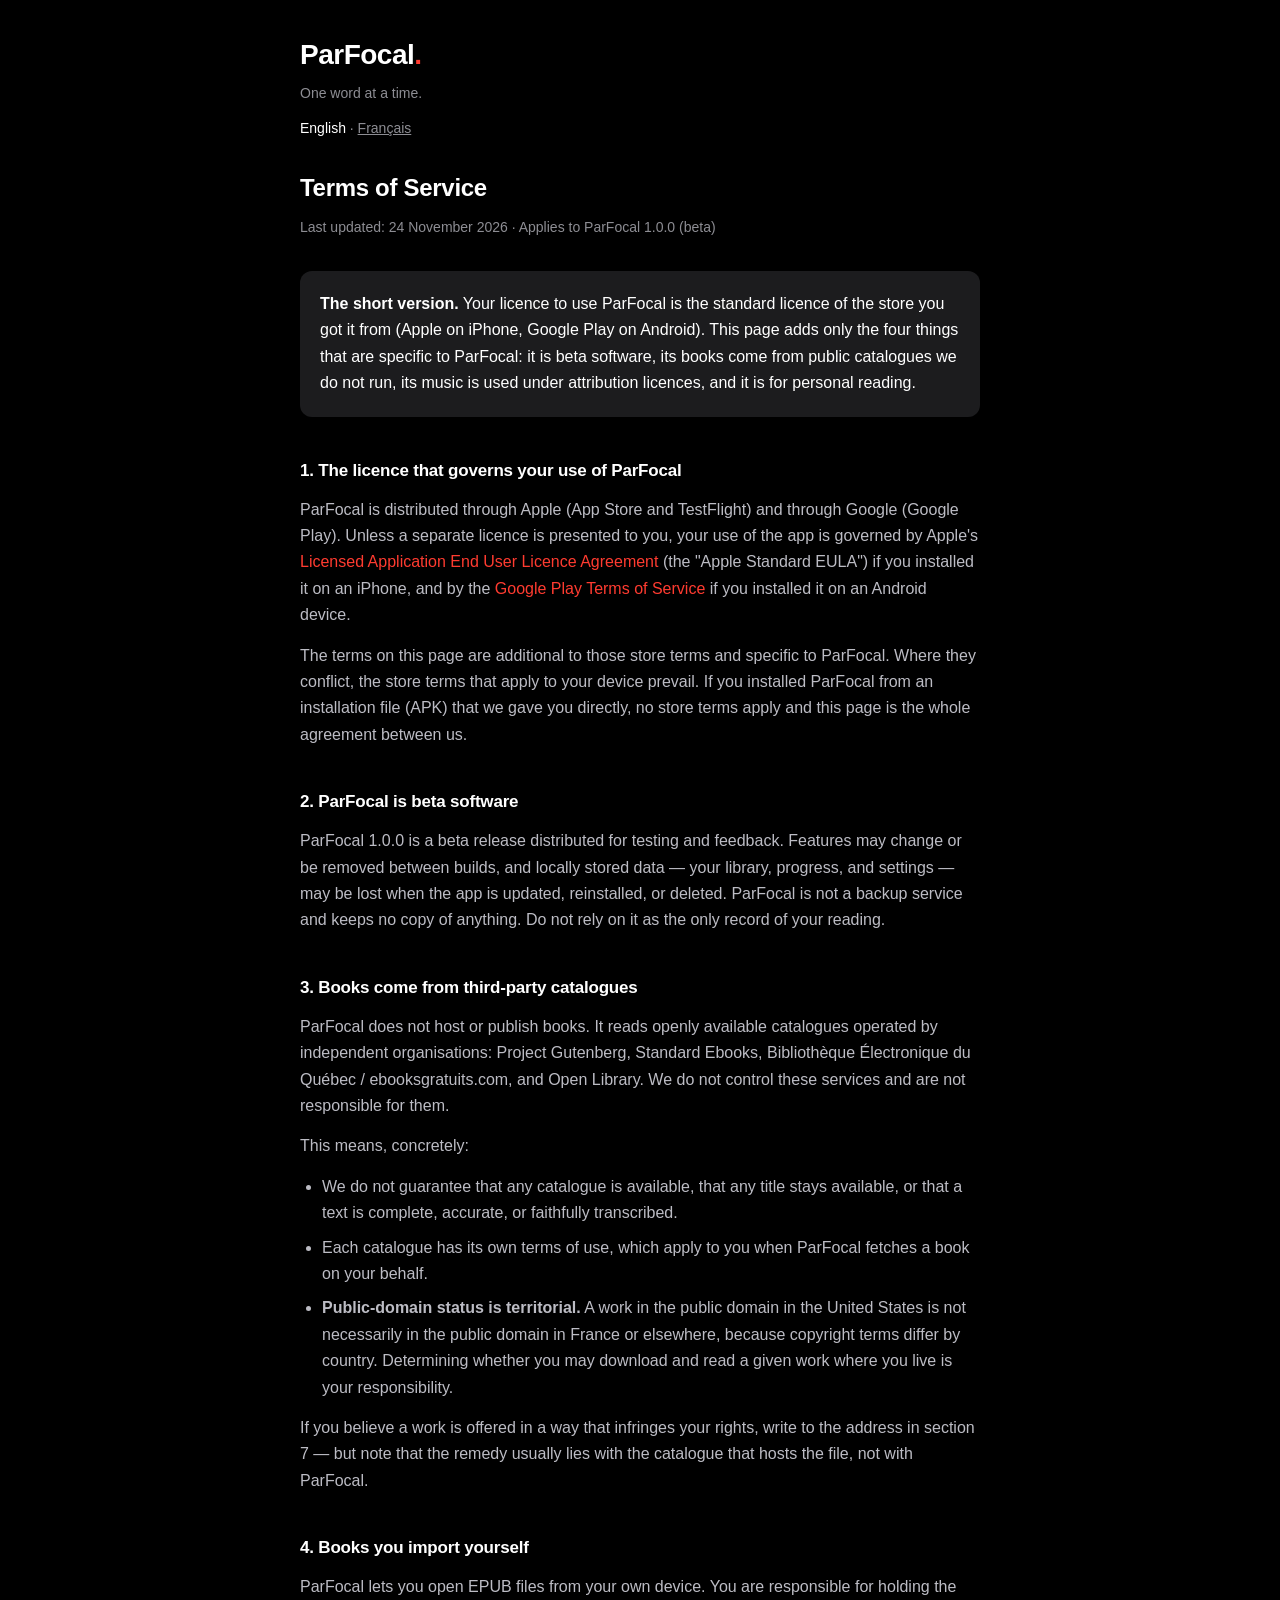
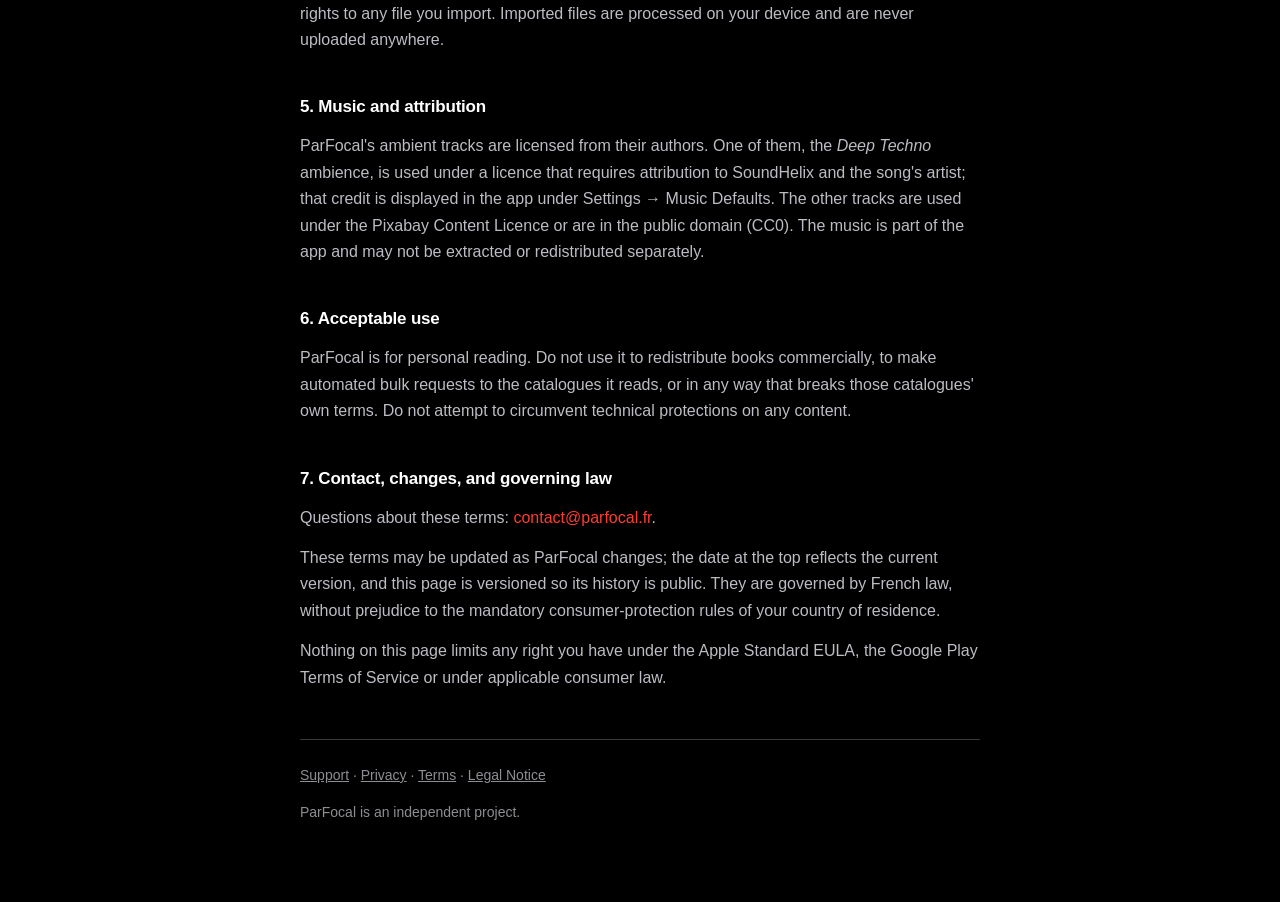
<file: terms.html>
<!DOCTYPE html>
<html lang="en">
<head>
<meta charset="utf-8">
<meta name="viewport" content="width=device-width, initial-scale=1">
<title>ParFocal — Terms of Service</title>
<meta name="description" content="ParFocal terms of service: the store's standard licence (Apple or Google Play), beta status, third-party catalogues, imported EPUBs and music attribution.">
<link rel="canonical" href="https://parfocal.fr/terms.html">
<link rel="alternate" hreflang="en" href="https://parfocal.fr/terms.html">
<link rel="alternate" hreflang="fr" href="https://parfocal.fr/conditions.html">
<meta property="og:type" content="website">
<meta property="og:site_name" content="ParFocal">
<meta property="og:title" content="ParFocal — Terms of Service">
<meta property="og:description" content="ParFocal terms of service: the store's standard licence (Apple or Google Play), beta status, third-party catalogues, imported EPUBs and music attribution.">
<meta property="og:url" content="https://parfocal.fr/terms.html">
<meta property="og:locale" content="en_GB">
<meta property="og:image" content="https://parfocal.fr/og-image.png">
<meta property="og:image:width" content="1200">
<meta property="og:image:height" content="630">
<meta property="og:image:alt" content="The ParFocal icon: a white lens around a red dot, on a red-to-black gradient.">
<meta name="twitter:card" content="summary_large_image">
<link rel="icon" href="favicon.png" sizes="any">
<link rel="apple-touch-icon" href="apple-touch-icon.png">
<link rel="stylesheet" href="_style.css">
</head>
<body>
<main>
  <p class="brand">ParFocal<span>.</span></p>
  <p class="tagline">One word at a time.</p>

  <nav class="lang" aria-label="Language">
    <span aria-current="true">English</span> ·
    <a href="conditions.html" hreflang="fr">Français</a>
  </nav>

  <h1>Terms of Service</h1>
  <p class="updated">Last updated: 24 November 2026 · Applies to ParFocal 1.0.0 (beta)</p>

  <div class="lede">
    <p><strong>The short version.</strong> Your licence to use ParFocal is the standard licence of
    the store you got it from (Apple on iPhone, Google Play on Android). This page adds only the four
    things that are specific to ParFocal: it is beta software, its books come from
    public catalogues we do not run, its music is used under attribution
    licences, and it is for personal reading.</p>
  </div>

  <h2>1. The licence that governs your use of ParFocal</h2>
  <p>ParFocal is distributed through Apple (App Store and TestFlight) and through
  Google (Google Play). Unless a separate licence is presented to you, your use of
  the app is governed by Apple's
  <a href="https://www.apple.com/legal/internet-services/itunes/dev/stdeula/">Licensed
  Application End User Licence Agreement</a> (the "Apple Standard EULA") if you
  installed it on an iPhone, and by the
  <a href="https://play.google.com/about/play-terms/">Google Play Terms of Service</a>
  if you installed it on an Android device.</p>
  <p>The terms on this page are additional to those store terms and specific to
  ParFocal. Where they conflict, the store terms that apply to your device prevail. If you installed
  ParFocal from an installation file (APK) that we gave you directly, no store
  terms apply and this page is the whole agreement between us.</p>

  <h2>2. ParFocal is beta software</h2>
  <p>ParFocal 1.0.0 is a beta release distributed for testing and feedback.
  Features may change or be removed between builds, and locally stored data —
  your library, progress, and settings — may be lost when the app is updated,
  reinstalled, or deleted. ParFocal is not a backup service and keeps no copy of
  anything. Do not rely on it as the only record of your reading.</p>

  <h2>3. Books come from third-party catalogues</h2>
  <p>ParFocal does not host or publish books. It reads openly available
  catalogues operated by independent organisations: Project Gutenberg,
  Standard Ebooks, Bibliothèque Électronique du Québec / ebooksgratuits.com,
  and Open Library. We do not control these services and are not responsible
  for them.</p>
  <p>This means, concretely:</p>
  <ul>
    <li>We do not guarantee that any catalogue is available, that any title
    stays available, or that a text is complete, accurate, or faithfully
    transcribed.</li>
    <li>Each catalogue has its own terms of use, which apply to you when ParFocal
    fetches a book on your behalf.</li>
    <li><strong>Public-domain status is territorial.</strong> A work in the
    public domain in the United States is not necessarily in the public domain
    in France or elsewhere, because copyright terms differ by country.
    Determining whether you may download and read a given work where you live
    is your responsibility.</li>
  </ul>
  <p>If you believe a work is offered in a way that infringes your rights,
  write to the address in section 7 — but note that the remedy usually lies
  with the catalogue that hosts the file, not with ParFocal.</p>

  <h2>4. Books you import yourself</h2>
  <p>ParFocal lets you open EPUB files from your own device. You are responsible
  for holding the rights to any file you import. Imported files are processed
  on your device and are never uploaded anywhere.</p>

  <h2>5. Music and attribution</h2>
  <p>ParFocal's ambient tracks are licensed from their authors. One of them, the
  <em>Deep Techno</em> ambience, is used under a licence that requires
  attribution to SoundHelix and the song's artist; that credit is displayed in
  the app under Settings → Music Defaults. The other tracks are used under the
  Pixabay Content Licence or are in the public domain (CC0). The music is part
  of the app and may not be extracted or redistributed separately.</p>

  <h2>6. Acceptable use</h2>
  <p>ParFocal is for personal reading. Do not use it to redistribute books
  commercially, to make automated bulk requests to the catalogues it reads, or
  in any way that breaks those catalogues' own terms. Do not attempt to
  circumvent technical protections on any content.</p>

  <h2>7. Contact, changes, and governing law</h2>
  <p>Questions about these terms:
  <a href="mailto:contact@parfocal.fr">contact@parfocal.fr</a>.</p>
  <p>These terms may be updated as ParFocal changes; the date at the top reflects
  the current version, and this page is versioned so its history is public.
  They are governed by French law, without prejudice to the mandatory
  consumer-protection rules of your country of residence.</p>
  <p>Nothing on this page limits any right you have under the Apple Standard
  EULA, the Google Play Terms of Service or under applicable consumer law.</p>

  <hr>
  <footer>
    <p><a href="support.html">Support</a> ·
    <a href="privacy.html">Privacy</a> ·
    <a href="terms.html">Terms</a> ·
    <a href="legal-notice.html">Legal Notice</a></p>
    <p>ParFocal is an independent project.</p>
  </footer>
</main>
</body>
</html>
</file>
<file: _home.css>
/* parfocal.fr — page de pré-lancement. Jade. Tokens = theme/tokens.ts (même noms que _style.css).
   Aucune ressource externe, aucune police distante. Un seul rouge par bloc visible : le point, la lettre focale, le bouton n'est PAS rouge. */
:root{--bg:#000;--elev:#0A0A0A;--subtle:#141414;--surface:#1C1C1E;--hover:#2C2C2E;--sep:#38383A;
--text:#fff;--text2:rgba(235,235,245,.8);--text3:rgba(235,235,245,.6);--accent:#FF3B30;--accdim:rgba(255,59,48,.12);
--serif:Georgia,"Times New Roman",serif;--sans:-apple-system,BlinkMacSystemFont,"Segoe UI",Roboto,sans-serif;--r:12px}
*{box-sizing:border-box}html{scroll-behavior:smooth}
body{margin:0;background:var(--bg);color:var(--text2);font:17px/1.6 var(--sans);-webkit-text-size-adjust:100%}
a{color:var(--text);text-decoration:none}a:hover{text-decoration:underline}
a:focus-visible,button:focus-visible,input:focus-visible,summary:focus-visible{outline:2px solid var(--text);outline-offset:3px;border-radius:4px}
.wrap{max-width:1040px;margin:0 auto;padding:0 20px}
.top{display:flex;justify-content:space-between;align-items:center;padding:22px 0}
.brand{font-size:24px;font-weight:700;letter-spacing:-.5px;color:var(--text)}.brand span{color:var(--accent)}
.top nav{display:flex;gap:20px;font-size:15px}.top nav a{color:var(--text3)}.top nav a:hover{color:var(--text)}
/* hero : dégradé de marque (Gradients.brand) en bas à gauche */
.hero{position:relative;overflow:hidden;border-radius:28px;margin-top:8px;border:1px solid var(--sep);
background:linear-gradient(to top right,rgba(255,59,48,.30) 0%,rgba(255,59,48,.14) 35%,rgba(255,59,48,.04) 70%,rgba(255,59,48,0) 100%),var(--bg);
display:grid;grid-template-columns:1.15fr .85fr;gap:32px;padding:64px 56px;align-items:center}
.eyebrow{font-size:13px;letter-spacing:.12em;text-transform:uppercase;color:var(--text3);margin:0 0 16px}
h1{font-size:clamp(36px,6vw,64px);line-height:1.04;letter-spacing:-.03em;color:var(--text);margin:0 0 20px;font-weight:700}
h1 em{font-style:normal;color:var(--text3)}
.sub{font-size:19px;color:var(--text2);max-width:30em;margin:0 0 28px}
.cta{display:inline-block;background:var(--text);color:var(--bg);font-weight:600;font-size:17px;border-radius:999px;padding:15px 28px;border:0;cursor:pointer}
.cta:hover{text-decoration:none;background:var(--text2)}
.hint{font-size:14px;color:var(--text3);margin:14px 0 0}
/* téléphone : le mot, avec sa lettre focale rouge */
.phone{justify-self:center;width:260px;aspect-ratio:9/18.5;background:var(--bg);border:1px solid var(--sep);border-radius:40px;position:relative;box-shadow:0 30px 60px rgba(0,0,0,.6)}
.phone:before{content:"";position:absolute;top:12px;left:50%;transform:translateX(-50%);width:72px;height:20px;border-radius:12px;background:var(--surface)}
.word{position:absolute;inset:0;display:flex;align-items:center;justify-content:center;font:600 40px var(--sans);color:var(--text);letter-spacing:-.01em}
.word b{color:var(--accent);font-weight:700}
.word span{position:absolute;opacity:0;animation:w 6s infinite}
.word span:nth-child(1){animation-delay:0s}.word span:nth-child(2){animation-delay:1.5s}.word span:nth-child(3){animation-delay:3s}.word span:nth-child(4){animation-delay:4.5s}
@keyframes w{0%,3%{opacity:0}6%,22%{opacity:1}25%,100%{opacity:0}}
@media (prefers-reduced-motion:reduce){.word span{animation:none;opacity:0}.word span:nth-child(1){opacity:1}}
.guide{position:absolute;left:50%;top:calc(50% - 44px);width:1px;height:20px;background:var(--sep)}.guide.b{top:calc(50% + 24px)}
.bar{position:absolute;left:24px;right:24px;bottom:34px;height:4px;border-radius:2px;background:var(--hover)}.bar i{display:block;width:38%;height:4px;border-radius:2px;background:var(--accent)}
/* entrée douce, type app : coupée sous « réduire les animations » */
@keyframes up{from{opacity:0;transform:translateY(14px)}to{opacity:1;transform:none}}
.hero>div:first-child>*{animation:up .7s both}.hero>div:first-child>*:nth-child(2){animation-delay:.08s}.hero>div:first-child>*:nth-child(3){animation-delay:.16s}.hero>div:first-child>*:nth-child(4){animation-delay:.24s}.hero>div:first-child>*:nth-child(5){animation-delay:.32s}
.phone{animation:up .9s .2s both}.bar i{animation:fill 6s linear infinite}@keyframes fill{from{width:8%}to{width:92%}}
@supports (animation-timeline:view()){.card,.challenge{animation:up linear both;animation-timeline:view();animation-range:entry 0% entry 45%}}
@media (prefers-reduced-motion:reduce){.hero>div>*,.phone,.card,.challenge{animation:none}.bar i{animation:none}.track i{animation:none}}
/* défi */
.challenge{display:grid;grid-template-columns:240px 1fr;gap:48px;align-items:center;background:var(--surface);border:1px solid var(--sep);border-radius:28px;padding:40px}
.challenge h2{margin:0 0 12px}
.cover{aspect-ratio:2/3;border-radius:10px;background:linear-gradient(to bottom,#5B4A3A,#1D1712);display:flex;flex-direction:column;justify-content:space-between;padding:20px;box-shadow:0 24px 48px rgba(0,0,0,.5);font-family:var(--serif);color:var(--text)}
.cover__a{font-size:13px;letter-spacing:.1em;text-transform:uppercase;color:var(--text2)}.cover__t{font-size:30px;line-height:1.1}
.facts{list-style:none;padding:0;margin:0 0 18px;display:flex;flex-wrap:wrap;gap:8px}.facts li{background:var(--hover);color:var(--text);font-size:14px;border-radius:999px;padding:6px 14px}
.track{height:4px;border-radius:2px;background:var(--hover);max-width:320px}.track i{display:block;height:4px;border-radius:2px;background:var(--accent);width:30%;animation:fill 6s linear infinite alternate}
/* sections */
section{padding:72px 0 0}h2{font-size:clamp(28px,4vw,40px);letter-spacing:-.02em;line-height:1.1;color:var(--text);margin:0 0 12px}
.lead{max-width:34em;color:var(--text2);margin:0 0 32px}
.grid{display:grid;grid-template-columns:repeat(3,1fr);gap:16px}
.card{background:var(--surface);border-radius:var(--r);padding:24px}.card h3{margin:0 0 8px;font-size:19px;color:var(--text)}.card p{margin:0;font-size:16px;color:var(--text2)}
.card .n{display:block;font:700 13px var(--sans);color:var(--text3);letter-spacing:.1em;margin-bottom:14px}
/* inscription */
.signup{background:var(--surface);border:1px solid var(--sep);border-radius:28px;padding:48px;display:grid;grid-template-columns:1fr 1fr;gap:40px;align-items:start}
.signup h2{margin-top:0}
form{display:grid;gap:14px}.two{display:grid;grid-template-columns:1fr 1fr;gap:14px}
label{display:block;font-size:14px;color:var(--text3);margin:0 0 6px}
input[type=text],input[type=email]{width:100%;background:var(--bg);border:1px solid var(--sep);border-radius:var(--r);color:var(--text);font:17px var(--sans);padding:14px}
input::placeholder{color:var(--text3)}
fieldset{border:0;padding:0;margin:0}legend{font-size:14px;color:var(--text3);margin:0 0 6px}
.seg{display:flex;gap:10px}.seg label{flex:1;margin:0}
.seg input{position:absolute;opacity:0}.seg span{display:block;text-align:center;padding:14px;border:1px solid var(--sep);border-radius:var(--r);color:var(--text2);cursor:pointer;background:var(--bg)}
.seg input:checked+span{background:var(--hover);color:var(--text);border-color:var(--text)}.seg input:focus-visible+span{outline:2px solid var(--text);outline-offset:3px}
.fine{font-size:13px;color:var(--text3);margin:0}.fine a{color:var(--text2);text-decoration:underline}
.slot-note{font-size:13px;color:var(--text3)}
details{border-top:1px solid var(--sep);padding:16px 0}details:last-of-type{border-bottom:1px solid var(--sep)}
summary{cursor:pointer;color:var(--text);font-weight:600;list-style:none}summary::-webkit-details-marker{display:none}
details p{margin:10px 0 0;color:var(--text2)}
footer{margin:80px 0 0;padding:28px 0 48px;border-top:1px solid var(--sep);color:var(--text3);font-size:14px;display:flex;flex-wrap:wrap;gap:12px 24px;justify-content:space-between}
footer a{color:var(--text3);text-decoration:underline}
@media (max-width:820px){.hero{grid-template-columns:1fr;padding:40px 24px;border-radius:22px}.phone{width:220px;order:-1}
.grid{grid-template-columns:1fr}.challenge{grid-template-columns:1fr;padding:24px 20px;gap:28px;border-radius:22px}.cover{max-width:180px}.signup{grid-template-columns:1fr;padding:28px 20px;border-radius:22px}.two{grid-template-columns:1fr}.top nav{gap:14px}}

/* v2 — site fluide, esprit app */
.prog{position:fixed;left:0;right:0;top:0;height:2px;z-index:50}.prog i{display:block;height:2px;background:var(--text);transform:scaleX(0);transform-origin:0 50%}
.top{position:sticky;top:0;z-index:40;transition:background .3s,backdrop-filter .3s;margin:0 -20px;padding:18px 20px}
body.sc .top{background:rgba(0,0,0,.72);-webkit-backdrop-filter:blur(18px);backdrop-filter:blur(18px)}
.js .rv{opacity:0;transform:translateY(28px);transition:opacity .8s cubic-bezier(.2,.7,.2,1),transform .8s cubic-bezier(.2,.7,.2,1)}.js .rv.in{opacity:1;transform:none}
.card,.challenge{animation:none!important}
/* histoire : le téléphone reste, les écrans changent */
.story{display:grid;grid-template-columns:1fr 340px;gap:56px;align-items:start}
.step{min-height:62vh;display:flex;flex-direction:column;justify-content:center;opacity:.35;transition:opacity .5s}
.step.on{opacity:1}
.step h3{font-size:clamp(26px,3.4vw,38px);letter-spacing:-.02em;line-height:1.1;color:var(--text);margin:0 0 12px}.step p{font-size:18px;max-width:28em;margin:0}.step .n{font:700 13px var(--sans);color:var(--text3);letter-spacing:.1em;margin-bottom:14px}
.stage{position:sticky;top:12vh;height:min(560px,76vh);display:flex;align-items:center;justify-content:center;order:2}
.story .steps{order:1}
.ph2{width:min(270px,34vh*.5 + 150px);box-shadow:0 30px 70px rgba(0,0,0,.7),0 0 0 1px var(--sep);overflow:hidden;animation:none}
.screen{position:absolute;inset:0;opacity:0;transform:scale(.97);transition:opacity .5s,transform .5s;padding:48px 22px 28px;display:flex;flex-direction:column;align-items:center}
.stage[data-step="1"] .s1,.stage[data-step="2"] .s2,.stage[data-step="3"] .s3{opacity:1;transform:none}
.s1{padding:0}.s1 .word{font-size:34px}.pill{position:absolute;top:52px;left:50%;transform:translateX(-50%);margin:0;font-size:12px;color:var(--text2);background:var(--surface);border-radius:999px;padding:5px 12px;white-space:nowrap}
.st{font:700 22px var(--sans);color:var(--text);margin:0 0 4px;align-self:flex-start;letter-spacing:-.02em}.ss{font-size:12px;color:var(--text3);margin:0 0 14px;align-self:flex-start;display:flex;align-items:center;gap:6px}
.map{display:grid;grid-template-columns:repeat(4,1fr);gap:6px;width:100%}.map i{aspect-ratio:1;border-radius:6px;background:var(--hover)}.map i.r{background:rgba(255,255,255,.55)}.map i.c{background:var(--accent)}
.dot{width:8px;height:8px;border-radius:50%;background:var(--accent);display:inline-block}
.ring{width:130px;height:130px;border-radius:50%;margin:14px 0 18px;display:grid;place-content:center;text-align:center;background:radial-gradient(closest-side,var(--bg) 78%,transparent 80%),conic-gradient(var(--accent) 0 60%,var(--hover) 0)}
.ring b{font:700 38px var(--sans);color:var(--text);line-height:1}.ring small{font-size:12px;color:var(--text3)}
.wk{display:flex;gap:7px;margin-bottom:22px}.wk i{width:14px;height:14px;border-radius:50%;background:var(--hover)}.wk i.on{background:var(--text)}
.mini{width:100%;background:var(--surface);border-radius:14px;padding:14px;display:grid;gap:4px}.mini small{font-size:11px;color:var(--text3)}.mini strong{font:600 17px var(--serif);color:var(--text)}.btn2{margin-top:8px;background:var(--text);color:var(--bg);font:600 13px var(--sans);text-align:center;border-radius:999px;padding:9px}
/* étagère qui défile */
.marquee{overflow:hidden;margin:0 -20px;-webkit-mask-image:linear-gradient(90deg,transparent,#000 8%,#000 92%,transparent);mask-image:linear-gradient(90deg,transparent,#000 8%,#000 92%,transparent)}
.mq{display:flex;gap:14px;width:max-content;animation:mq 50s linear infinite;padding:6px 0 28px}.marquee:hover .mq{animation-play-state:paused}@keyframes mq{to{transform:translateX(-50%)}}
.bk{flex:0 0 150px;height:225px;border-radius:8px;padding:14px;display:flex;flex-direction:column;justify-content:flex-end;gap:4px;font:600 19px/1.15 var(--serif);color:var(--text);box-shadow:0 14px 30px rgba(0,0,0,.45)}.bk em{font:12px var(--sans);font-style:normal;color:var(--text2);letter-spacing:.06em;text-transform:uppercase}
.t1{background:linear-gradient(#3B4A3A,#151A15)}.t2{background:linear-gradient(#3A4663,#12161F)}.t3{background:linear-gradient(#5B4A3A,#1D1712)}.t4{background:linear-gradient(#474747,#161616)}
/* défi : la semaine se remplit */
.days{display:flex;gap:8px;margin:0 0 14px}.days i{width:26px;height:26px;border-radius:50%;background:var(--hover);transition:background .4s}
.in .days i{background:var(--text);transition-delay:calc(var(--k,0)*.25s + .5s)}.days i:nth-child(1){--k:0}.days i:nth-child(2){--k:1}.days i:nth-child(3){--k:2}.days i:nth-child(4){--k:3}.days i:nth-child(5){--k:4}.days i:nth-child(6){--k:5}.days i:nth-child(7){--k:6}
.track i{animation:none;width:0;transition:width 2.4s cubic-bezier(.2,.7,.2,1) .5s}.in .track i{width:100%}
.cover{transition:transform .6s}.in .cover{transform:rotate(-3deg)}
@media (max-width:820px){.story{grid-template-columns:1fr;gap:0}.stage{position:sticky;top:64px;height:260px;z-index:5;order:0;background:linear-gradient(var(--bg) 80%,transparent)}.ph2{width:150px}.screen{padding:30px 12px 14px}.s1 .word{font-size:20px}.pill{top:30px;font-size:9px}.ring{width:76px;height:76px;margin:6px 0 8px}.ring b{font-size:22px}.wk{margin-bottom:8px}.mini{display:none}.map{gap:3px}.st{font-size:14px}.step{min-height:46vh}.story .steps{order:1}}
@media (prefers-reduced-motion:reduce){.js .rv{opacity:1;transform:none;transition:none}.mq{animation:none}.in .days i,.in .track i{transition:none}.screen{transition:none}}

/* formulaire natif */
.hp{position:absolute;left:-9999px;width:1px;height:1px;opacity:0}
.nf input[type=text],.nf input[type=email]{transition:border-color .2s,box-shadow .2s}.nf input:focus{border-color:var(--text);outline:0;box-shadow:0 0 0 3px rgba(255,255,255,.12)}
.nf .cta{width:100%;transition:transform .15s,background .2s}.nf .cta:active{transform:scale(.98)}.nf .cta:disabled{opacity:.6}
.err{margin:0;font-size:14px;color:var(--text);background:var(--accdim);border-radius:var(--r);padding:10px 14px}
.ok{text-align:center;padding:32px 12px;animation:up .6s both}.ok h3{font-size:28px;color:var(--text);margin:14px 0 6px;letter-spacing:-.02em}.ok p{margin:0}
.ok__tick{display:inline-block;width:56px;height:56px;border-radius:50%;background:var(--text);position:relative}.ok__tick:after{content:"";position:absolute;left:19px;top:12px;width:12px;height:24px;border:solid var(--bg);border-width:0 4px 4px 0;transform:rotate(45deg)}

/* v3 */
.rs{position:absolute;left:0;right:0;top:50%;transform:translateY(-50%);display:flex;font:600 34px var(--sans);color:var(--text);letter-spacing:-.01em;white-space:nowrap}
.rs .rl{flex:1;text-align:right}.rs b{color:var(--accent);font-weight:700}.rs .rr{flex:1;text-align:left}
.s1 .spd{position:absolute;bottom:62px;left:50%;transform:translateX(-50%);display:flex;gap:6px;background:var(--surface);border-radius:999px;padding:4px}
.spd button{font:600 12px var(--sans);color:var(--text2);background:none;border:0;border-radius:999px;padding:7px 12px;cursor:pointer}.spd button.on{background:var(--text);color:var(--bg)}
.pw{transition:color .15s}.pw.cur{color:var(--accent)}
.s2{padding:0}.fr{position:absolute;inset:0;opacity:0;transition:opacity .5s;overflow:hidden;background:var(--bg)}.fr.on{opacity:1}.fr img{width:100%;height:100%;object-fit:cover;object-position:top}
.f3 .rs{font-size:30px}.f4{padding:48px 20px 20px;display:flex;flex-direction:column;align-items:center}
.cap{position:absolute;left:12px;right:12px;bottom:16px;margin:0;text-align:center;font:600 13px var(--sans);color:var(--text);background:rgba(28,28,30,.92);border:1px solid var(--sep);border-radius:999px;padding:9px 12px;-webkit-backdrop-filter:blur(10px);backdrop-filter:blur(10px)}
.tap{position:absolute;width:44px;height:44px;margin:-22px 0 0 -22px;border-radius:50%;border:2px solid var(--text);opacity:0;pointer-events:none}.tap.go{animation:tap 1.1s .5s}@keyframes tap{0%{transform:scale(.4);opacity:.9}100%{transform:scale(1.5);opacity:0}}
.s3{padding:56px 18px 18px;align-items:center}.gt{font:600 14px var(--sans);color:var(--text);margin:0 0 6px;align-self:flex-start;display:flex;align-items:center;gap:8px}.gd{width:9px;height:9px;border-radius:50%;background:var(--text3)}
.wk2{display:flex;gap:6px;align-self:flex-start;margin-bottom:18px}.wk2 i{width:9px;height:9px;border-radius:50%;border:1.5px solid var(--text3);transition:background .4s}.wk2 i.on{background:var(--text);border-color:var(--text)}
.arc{width:100%;margin-top:6px}.arc path{fill:none;stroke-width:12}.a0{stroke:var(--hover)}.a1{stroke:var(--accent);stroke-dasharray:0 100;transition:stroke-dasharray .45s cubic-bezier(.2,.7,.2,1)}.cap0{fill:var(--accent)}
.gl{font-size:12px;color:var(--text2);margin:-52px 0 0}.gm{font:700 32px var(--sans);color:var(--text);margin:0}.gs{font-size:11px;color:var(--text3);margin:2px 0 18px}
.plus{font:600 13px var(--sans);background:var(--text);color:var(--bg);border:0;border-radius:999px;padding:10px 18px;cursor:pointer;transition:transform .15s}.plus:active{transform:scale(.95)}
/* titre du hero : mots qui se précisent */
@keyframes wd{from{opacity:0;filter:blur(10px);transform:translateY(12px)}to{opacity:1;filter:none;transform:none}}
#h1 .w{display:inline-block;animation:wd .8s both}
/* projecteur */
.hero,.challenge,.signup{--mx:50%;--my:0}.challenge:before,.signup:before{content:"";position:absolute;inset:0;border-radius:inherit;background:radial-gradient(420px circle at var(--mx) var(--my),rgba(255,255,255,.07),transparent 60%);pointer-events:none}.challenge,.signup{position:relative;overflow:hidden}
@media (prefers-reduced-motion:reduce){#h1 .w{animation:none}.tap.go{animation:none}.a1{transition:none}}
@media (max-width:820px){.rs{font-size:18px}.s3{padding:34px 10px 8px}.arc{margin-top:0}.gl{margin-top:-32px;font-size:9px}.gm{font-size:18px}.gs{display:none}.plus{font-size:10px;padding:6px 10px}.wk2{margin-bottom:8px}.s1 .spd{bottom:30px;transform:translateX(-50%) scale(.8)}.cap{font-size:9px;bottom:6px;padding:5px}}

/* maquettes nettes de l'accueil et de la page (remplacent les captures mal cadrées) */
.mk{padding:44px 16px 56px;display:flex;flex-direction:column;gap:10px;background:var(--bg)}
.mt{font:700 21px var(--sans);color:var(--text);margin:0;letter-spacing:-.02em}
.mcard{display:flex;gap:10px;background:var(--surface);border-radius:14px;padding:10px}
.mcov{flex:0 0 58px;height:84px;border-radius:7px;background:linear-gradient(#3B4A3A,#151A15);display:flex;align-items:flex-end;padding:6px;font:600 9px/1.1 var(--serif);color:var(--text)}
.mi{display:flex;flex-direction:column;gap:2px;min-width:0}.mi small{font-size:9px;color:var(--text3)}.mi strong{font:600 14px var(--serif);color:var(--text)}
.mb{height:3px;border-radius:2px;background:var(--hover);margin:5px 0}.mb i{display:block;height:3px;width:0}
.mbtn{align-self:flex-start;background:var(--text);color:var(--bg);font:600 11px var(--sans);border-radius:999px;padding:6px 14px}
.mh{font:700 15px var(--sans);color:var(--text);margin:8px 0 0}
.mrow{display:flex;gap:7px}.mc{flex:1;height:96px;border-radius:9px;display:flex;align-items:flex-end;padding:7px;font:600 9px/1.1 var(--serif);color:var(--text)}.mc em{font-style:normal}
.pg{gap:6px}.ph{display:flex;align-items:center;justify-content:space-between;color:var(--text)}.ph div{text-align:center}.ph b{display:block;font:600 12px var(--sans)}.ph small{font-size:9px;color:var(--text3)}.bk2{font-size:22px;line-height:1}
.gr{width:13px;height:13px;border:1.5px solid var(--text);border-radius:3px}
.ey{font:600 8px var(--sans);letter-spacing:.2em;color:var(--text3);text-align:center;margin:14px 0 0}.ti{font:400 19px var(--serif);color:var(--text);text-align:center;margin:0 0 6px}
.tx{font:400 11.5px/1.75 var(--serif);color:var(--text);margin:0}.tx b{color:var(--accent)}
.rp{position:absolute;left:50%;bottom:58px;transform:translateX(-50%);background:var(--surface);color:var(--text);font:600 11px var(--sans);border-radius:999px;padding:8px 14px;white-space:nowrap}

/* carte du livre réelle : chapitre + grille 2 colonnes de pages */
.f4{gap:8px}.sh{display:flex;justify-content:space-between;align-items:center}.sh strong{font:700 15px var(--sans);color:var(--accent);display:block}.sh small{font-size:9px;color:var(--text3)}.cd{width:8px;height:8px;border-radius:50%;background:var(--accent)}
.pgrid{display:grid;grid-template-columns:1fr 1fr;gap:7px}
.pc{background:var(--surface);border-radius:9px;padding:8px;height:104px;display:flex;flex-direction:column;justify-content:space-between;border:1.5px solid transparent;overflow:hidden}.pc.cur{border-color:var(--accent);background:var(--hover)}
.pc p{margin:0;font:400 6.5px/1.5 var(--serif);color:var(--text2);overflow:hidden}.pc div{display:flex;justify-content:space-between;align-items:center}.pc b{font:600 8px var(--sans);color:var(--text3)}.bm{width:6px;height:9px;background:var(--accent);clip-path:polygon(0 0,100% 0,100% 100%,50% 70%,0 100%)}
.pg{overflow:hidden}.tx{overflow:hidden}
.cap{display:flex;align-items:center;justify-content:space-between;gap:6px;bottom:34px;padding:5px 6px}.cap span{flex:1}.cn{width:26px;height:26px;border-radius:50%;border:0;background:var(--hover);color:var(--text);font:600 16px var(--sans);cursor:pointer;line-height:1;transition:transform .15s}.cn:active{transform:scale(.9)}
.dts{position:absolute;left:0;right:0;bottom:14px;display:flex;justify-content:center;gap:7px}.dts i{width:6px;height:6px;border-radius:50%;background:var(--hover);cursor:pointer;transition:background .3s,width .3s}.dts i.on{background:var(--text);width:16px;border-radius:3px}
.rp{bottom:92px}
@media (max-width:820px){.pc{height:60px}.pc p{font-size:4.5px}.cap{bottom:22px}.cn{width:18px;height:18px;font-size:12px}.dts{bottom:8px}.rp{bottom:60px}}

.flow{list-style:none;counter-reset:f;padding:0;margin:18px 0 0;display:grid;gap:4px;max-width:30em}
.flow li{counter-increment:f;font-size:15px;line-height:1.45;color:var(--text3);padding:8px 12px 8px 40px;border-radius:10px;position:relative;transition:background .4s,color .4s}
.flow li:before{content:counter(f);position:absolute;left:12px;top:8px;font:700 12px var(--sans);color:var(--text3)}
.flow li b{color:inherit;font-weight:600}.flow li.on{background:var(--surface);color:var(--text)}.flow li.on:before{color:var(--accent)}
</file>
<file: _style.css>
/* Shared styling for the ParFocal legal pages. Mirrors theme/tokens.ts. */
:root {
  --bg: #000000;
  --surface: #1C1C1E;
  --separator: #38383A;
  --text: #FFFFFF;
  --text-secondary: rgba(235, 235, 245, 0.8);
  --text-tertiary: rgba(235, 235, 245, 0.6);
  --accent: #FF3B30;
}
* { box-sizing: border-box; }
body {
  margin: 0;
  padding: 32px 20px 64px;
  background: var(--bg);
  color: var(--text-secondary);
  font: 16px/1.65 -apple-system, BlinkMacSystemFont, "Segoe UI", Roboto, sans-serif;
  -webkit-text-size-adjust: 100%;
}
main { max-width: 680px; margin: 0 auto; }
.brand {
  font-size: 28px; font-weight: 700; letter-spacing: -0.5px;
  color: var(--text); margin: 0 0 4px;
}
.brand span { color: var(--accent); }
.tagline { color: var(--text-tertiary); font-size: 14px; margin: 0 0 40px; }
h1 { font-size: 24px; color: var(--text); margin: 0 0 8px; letter-spacing: -0.3px; }
h2 {
  font-size: 17px; color: var(--text); margin: 40px 0 12px;
  letter-spacing: -0.2px;
}
.updated { color: var(--text-tertiary); font-size: 14px; margin: 0 0 32px; }
.lede {
  background: var(--surface); border-radius: 12px; padding: 20px;
  margin: 0 0 8px; color: var(--text);
}
.lede p:last-child { margin-bottom: 0; }
p { margin: 0 0 14px; }
ul { margin: 0 0 14px; padding-left: 22px; }
li { margin-bottom: 8px; }
a { color: var(--accent); text-decoration: none; }
a:hover { text-decoration: underline; }
code {
  font-family: ui-monospace, SFMono-Regular, Menlo, monospace;
  font-size: 14px; color: var(--text);
  background: var(--surface); padding: 1px 5px; border-radius: 4px;
}
hr { border: 0; border-top: 1px solid var(--separator); margin: 48px 0 24px; }
footer { color: var(--text-tertiary); font-size: 14px; }
footer a { color: var(--text-tertiary); text-decoration: underline; }

/* Language switcher. Sits between the tagline and the h1 on bilingual pages. */
.lang {
  font-size: 14px; color: var(--text-tertiary);
  margin: -28px 0 28px;
}
.lang a { color: var(--text-tertiary); text-decoration: underline; }
.lang [aria-current] { color: var(--text); }

/* Collection notice: GDPR article 13 information, shown where an address is
   actually asked for rather than only in the policy. */
.notice { font-size: 14px; color: var(--text-tertiary); }

/* Keyboard focus. The browser default is a thin outline in the system accent,
   which all but disappears against this near-black ground — WCAG 2.4.7 asks
   for a visible indicator, not merely a present one. :focus-visible, not
   :focus, so a mouse click does not leave a ring behind.
   The offset keeps the ring off the glyphs; the shadow keeps it legible even
   where a link sits on --surface rather than on the page background. */
a:focus-visible {
  outline: 2px solid var(--text);
  outline-offset: 3px;
  border-radius: 2px;
  box-shadow: 0 0 0 5px var(--bg);
}

/* Proposition Jade pour legal/_style.css — bloc « Essayer la bêta ».
   Aucune ressource externe. Tokens repris de :root de _style.css. Un seul rouge :
   le point de la marque, pas le bouton. */
.beta {
  display: grid; grid-template-columns: auto 1fr; gap: 24px; align-items: center;
  background: var(--surface); border-radius: 16px; padding: 24px; margin: 0 0 8px;
}
.beta__qr {
  display: block; background: #fff; border-radius: 12px; padding: 16px; /* zone de silence du QR */
  line-height: 0;
}
.beta__qr img { width: 168px; height: 168px; display: block; }
.beta__title { color: var(--text); font-size: 20px; font-weight: 700; letter-spacing: -0.3px; margin: 0 0 6px; }
.beta__text { margin: 0 0 16px; font-size: 15px; }
.btn {
  display: inline-block; background: var(--text); color: var(--bg);
  font-weight: 600; padding: 12px 20px; border-radius: 999px; text-decoration: none;
}
.btn:hover { text-decoration: none; opacity: .88; }
.beta__url { display: block; margin-top: 10px; font-size: 14px; color: var(--text-tertiary); }
@media (max-width: 520px) {
  .beta { grid-template-columns: 1fr; justify-items: start; padding: 20px; }
  .beta__qr img { width: 152px; height: 152px; }
  .btn { width: 100%; text-align: center; }
}
</file>
